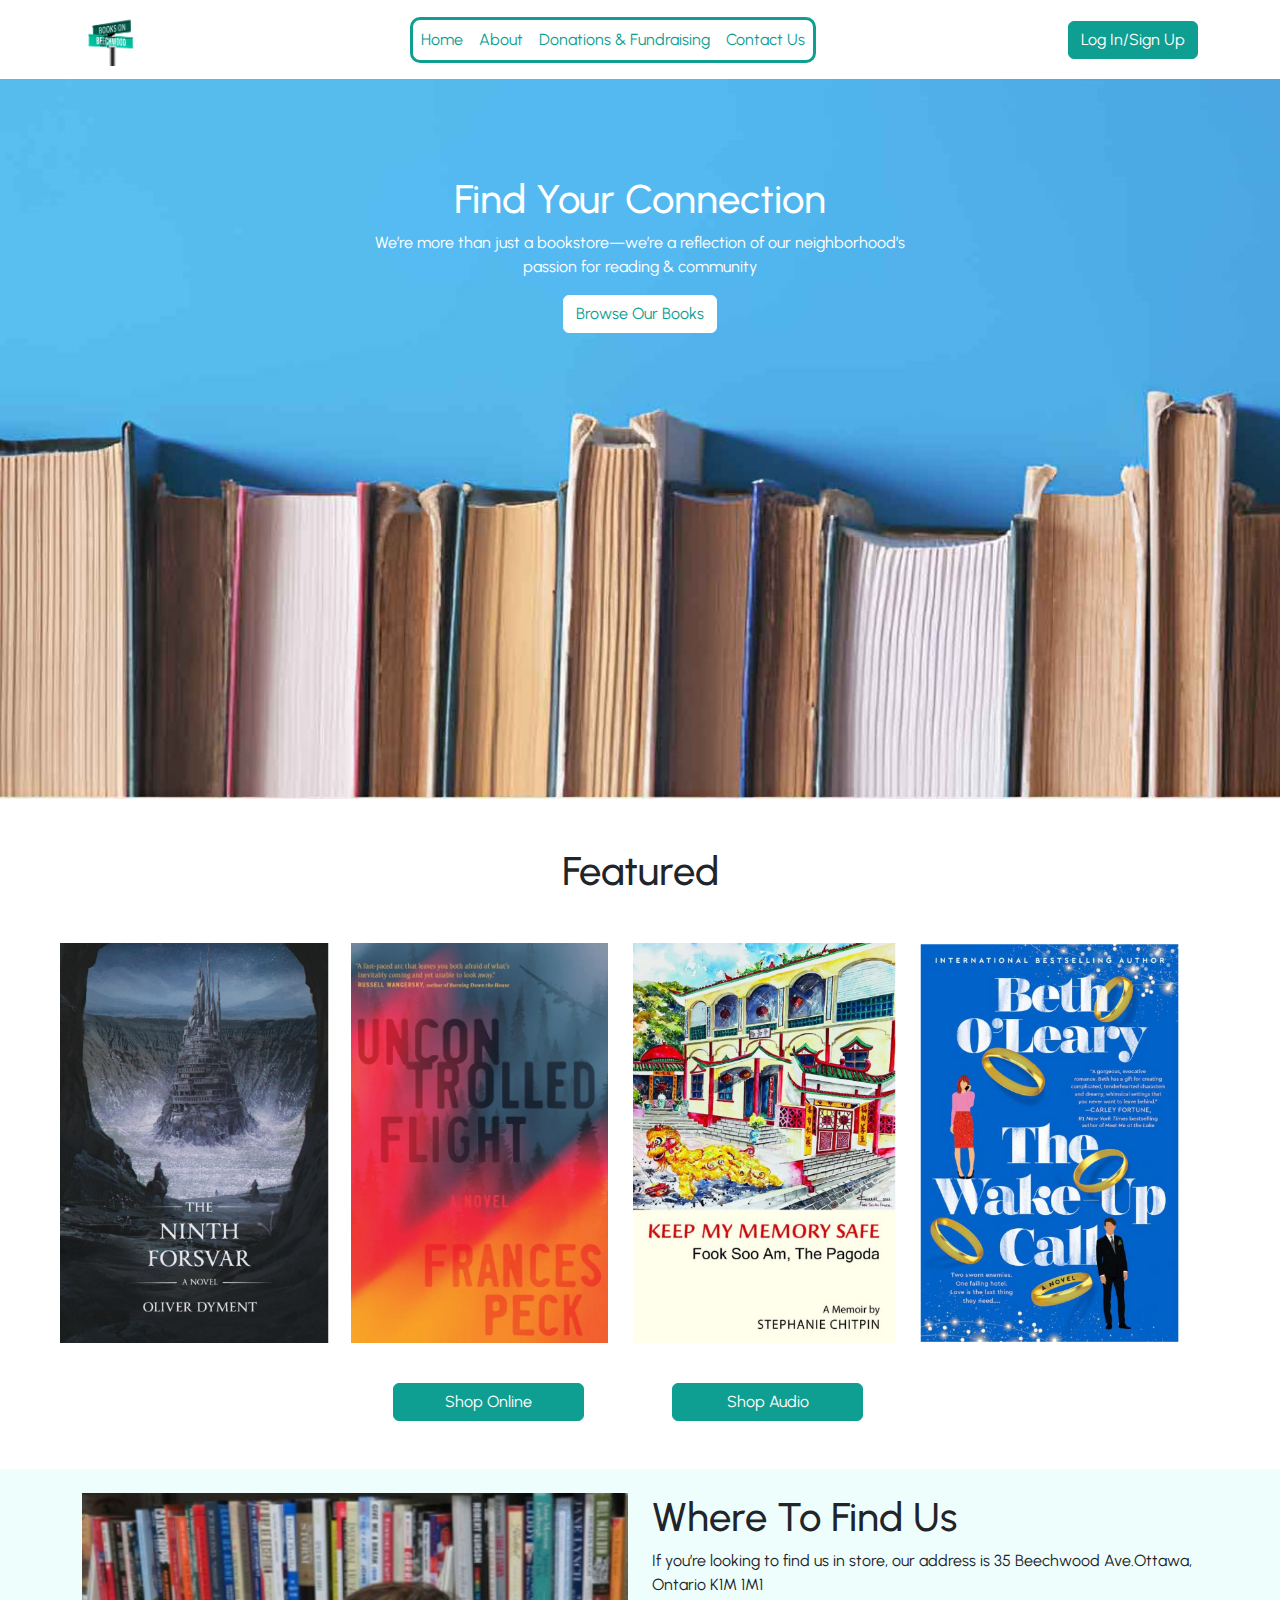
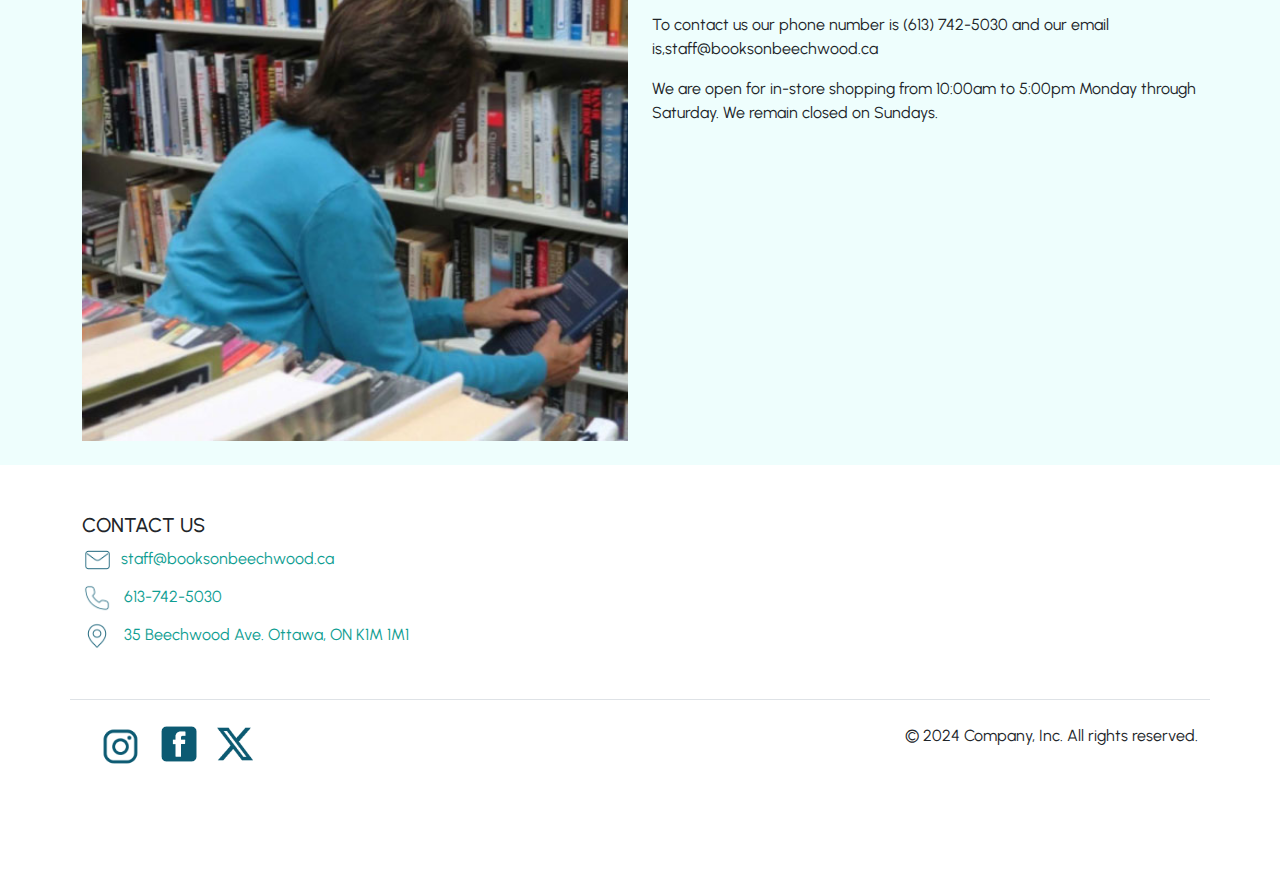
<file: index.html>
<!DOCTYPE html>
<html lang="en">
<head>
    <meta charset="UTF-8">
    <meta name="viewport" content="width=device-width, initial-scale=1.0">
    <title>Final Assignment</title>
    <link rel="stylesheet" href="css/custom.css">
    <link rel="icon" type="image/x-icon" href="images/favicon_io/favicon.ico">

    <link
    rel="stylesheet"
    href="https://cdnjs.cloudflare.com/ajax/libs/animate.css/4.1.1/animate.min.css"
  />
    
</head>

<body>
    
    <header class="sticky-top">
        <nav class="navbar navbar-expand-lg bg-light" data-bs-theme="light">
            <div class="container-lg">
            <a class="navbar-brand" href="/index.html"><img src="images/logo.png" alt="Logo" width="60" height="auto"></a>
            <button class="navbar-toggler" type="button" data-bs-toggle="collapse" data-bs-target="#navbarSupportedContent" aria-controls="navbarSupportedContent" aria-expanded="false" aria-label="Toggle navigation">
                <img width="30" src="images/hamburger-menu-svgrepo-com.svg" alt="">
            </button>
            <div class="collapse navbar-collapse" id="navbarSupportedContent">
                    <ul class="navbar-nav mx-auto animate__animated animate__zoomIn">
                        <li class="nav-item">
                            <a class="nav-link" aria-current="page" href="../index.html">Home</a>
                        </li>
                        <li class="nav-item">
                            <a class="nav-link" href="../pages/about-me.html">About</a>
                        </li>
                        <li class="nav-item">
                            <a class="nav-link" href="../pages/donations-fundraising.html">Donations & Fundraising</a>
                        </li>
                        <li class="nav-item">
                            <a class="nav-link" href="#">Contact Us</a>
                        </li>
                    </ul>

                <div class="d-flex">
                    <button class="btn btn-primary">Log In/Sign Up</button>
                </div>
            
            </div>
            </div>
        </nav>
    </header>
    

    <main>

        <section id="hero">
            <div class="container-lg"> 
              <div class="d-flex justify-content-center">
                <div class="text-center pt-2 pt-lg-5 mt-5 w-50">    
                  <h1 class="animate__animated animate__fadeIn">Find Your Connection</h1>
                  <p class="animate__animated animate__fadeIn">We’re more than just a bookstore—we’re a reflection of our neighborhood’s passion for reading & community</p>
                  <button type="button" class="btn btn-secondary">Browse Our Books</button>
                </div>
              </div>
            </div>
        </section>

        <section id="featured">
            <div class="container-lg pb-5 justify-content-center">
                <div class="row">

                    <div class="text-center mt-5 mb-4">
                        <h1>Featured</h1>
                    </div>

                    <div class="col-lg-3 pe-5 py-3 d-flex justify-content-center animate__animated animate__slideInLeft">
                        <img height="400px" width="auto" src="images/the-ninth-forsvar-book.jpg" alt="The Ninth Forsvar book">
                    </div>

                    <div class="col-lg-3 pe-5 py-3 d-flex justify-content-center animate__animated animate__slideInLeft">
                        <img height="400px" width="auto" src="images/uncontrolled-flight-book.jpg" alt="gates-and-walls-book">
                    </div>

                    <div class="col-lg-3 pe-5 py-3 d-flex justify-content-center animate__animated animate__slideInLeft">
                        <img height="400px" width="auto" src="images/keep-memory-safe-book.jpg" alt="Keep My Memory Safe book">
                    </div>

                    <div class="col-lg-3 pe-5 py-3 d-flex justify-content-center animate__animated animate__slideInLeft">
                        <img height="400px" width="auto" src="images/wale-up-call-book.jpg" alt="The wake up call book">
                    </div> 
                    
                    <div class="row d-flex justify-content-center mt-4">
                        <div class="col-lg-3 col-6 text-center">
                            <button type="button" class="btn btn-primary w-75">Shop Online</button>
                        </div>
            
                        <div class="col-lg-3 col-6 text-center">
                            <button type="button" class="btn btn-primary w-75">Shop Audio</button>
                        </div>
                    </div>

                </div>
            </div>
                       
        </section>

        <section class="bg-dark">
            <div class="container-lg">
                <div class="row">
                    <div class="col-lg-6 order-lg-2 mt-4">
                        <div>
                            <h1>Where To Find Us</h1>
                        </div>
    
                        <div>
                            <p>If you’re looking to find us in store, our address is 35 Beechwood Ave.Ottawa, Ontario K1M 1M1</p>
                            <p>To contact us our phone number is (613) 742-5030 and our email is,staff@booksonbeechwood.ca</p>
                            <p>We are open for in-store shopping from 10:00am to 5:00pm Monday through Saturday. We remain closed on Sundays.</p>
                        </div>
                    </div>
                        
                    <div class="col-lg-6 order-lg-1 my-4">
                        <img class="img-fluid object-fit-cover w-100" src="/images/lady-with-books.jpg" alt="lady-with-books">
                    </div>
                </div>
            </div>
        </section>
        
            
    </main>
    


<footer class="py-5">
    <div class="container-lg">
        <div class="row">
            <div class="col-6 col-md2 mb-3" style="width: 100%;">
                <h5>CONTACT US</h5>
                <ul class="nav flex-column">
                    <li class="nav-item mb-2">
                        <a href="#" class="nav-link p-0"> <img height="30px" class="pe-2" src="/images/email-symbol.png" alt="email-symbol">staff@booksonbeechwood.ca</a>
                    </li>
                    <li class="nav-item mb-2">
                        <a href="#" class="nav-link p-0"> <img height="30px" class="pe-2" src="/images/phone-symbol.png" alt="phone-symbol"> 613-742-5030</a>
                    </li>
                    <li class="nav-item mb-2">
                        <a href="#" class="nav-link p-0"> <img height="30px" class="pe-2" src="/images/location-symbol.png" alt="location-symbol"> 35 Beechwood Ave. Ottawa, 
                            ON K1M 1M1</a>
                    </li>
                </ul>
            </div>
            <div class="d-flex flex-column flex-sm-row justify-content-between py-4 my-4 border-top">
                <div class="order-2">
                    <p>© 2024 Company, Inc. All rights reserved.</p>
                </div>
                
                <ul class="list-unstyled d-flex order-1">
                  <li class="ms-3"><a class="link-body-emphasis" href="#"> <img width="45" src="images/insta-link.png" alt="Instagram-link"></a></li>
                  <li class="ms-3"><a class="link-body-emphasis" href="#"> <img width="40" src="images/facebook-logo.png" alt="facebook-logo"></a></li>
                  <li class="ms-3"><a class="link-body-emphasis" href="#"> <img width="40" src="images/x-logo.png" alt="x-logo"></a></li>
                </ul>
              </div>

            </div>
        </div>
    </div>

</footer>

<script src="node_modules/bootstrap/dist/js/bootstrap.bundle.min.js"></script>

</body>
</html>
</file>
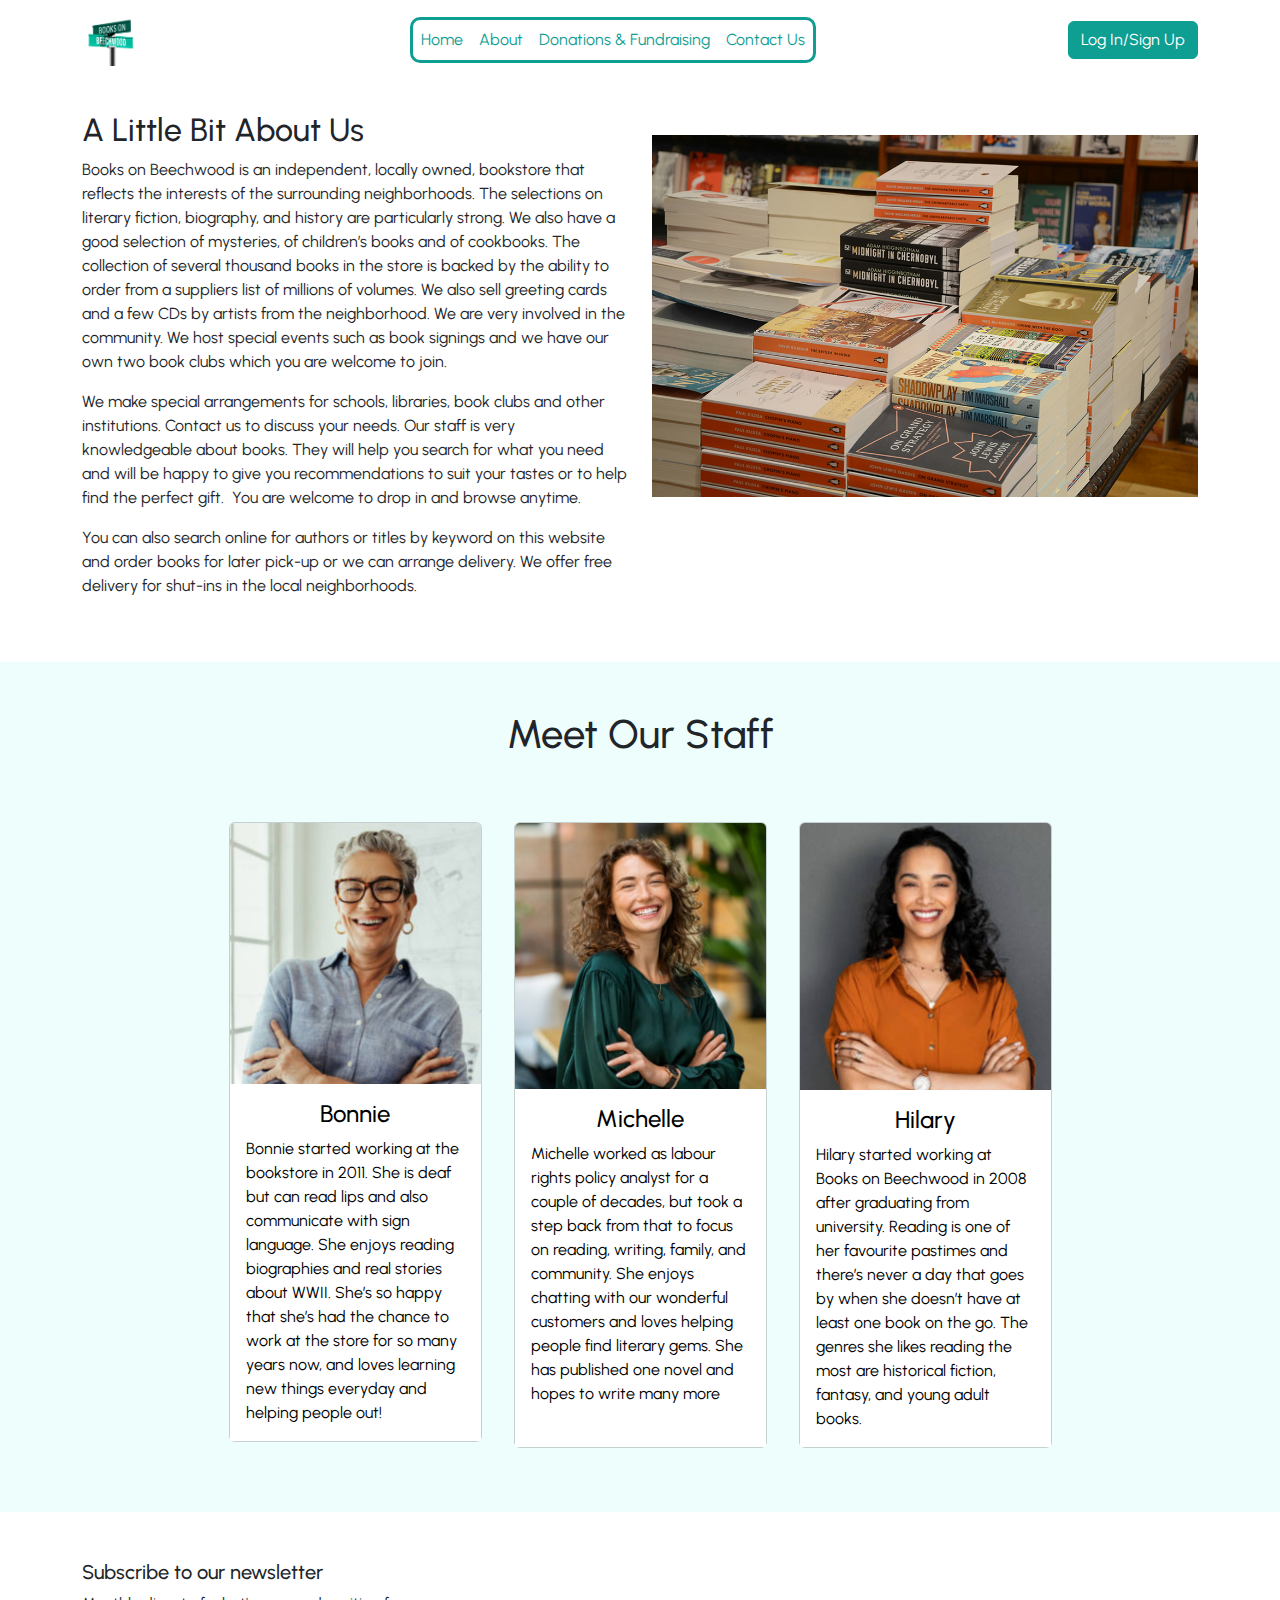
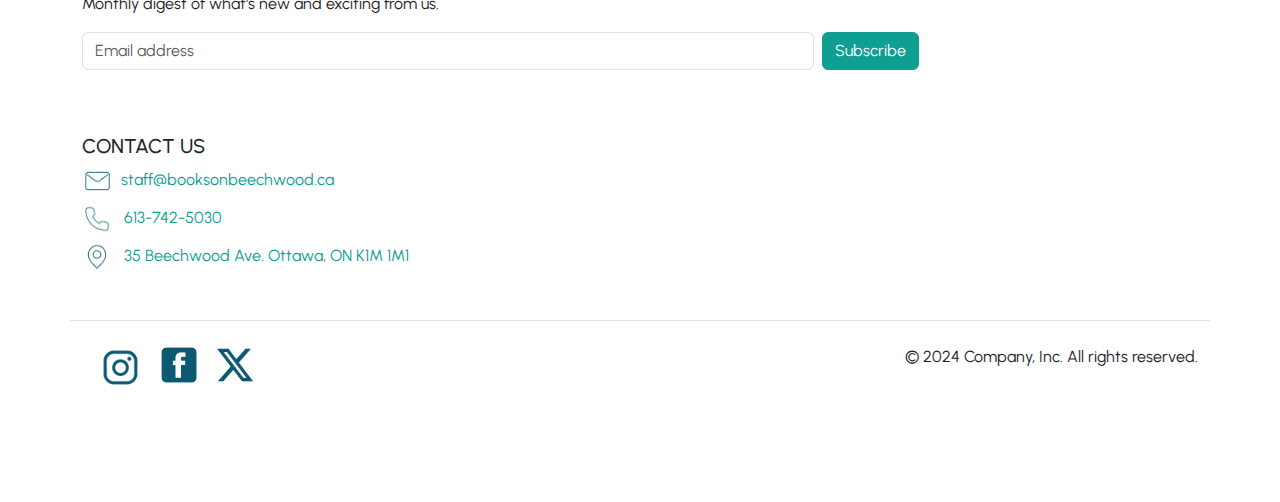
<file: about-me.html>
<!DOCTYPE html>
<html lang="en">
<head>
    <meta charset="UTF-8">
    <meta name="viewport" content="width=device-width, initial-scale=1.0">
    <title>About Me</title>
    <link rel="stylesheet" href="css/custom.css">
    <link rel="icon" type="image/x-icon" href="../images/favicon_io/favicon.ico">

    <link
    rel="stylesheet"
    href="https://cdnjs.cloudflare.com/ajax/libs/animate.css/4.1.1/animate.min.css"
  />

</head>

<body>
    <header class="sticky-top">
        <nav class="navbar navbar-expand-lg bg-light" data-bs-theme="light">
            <div class="container-lg">
            <a class="navbar-brand" href="/index.html"><img src="../images/logo.png" alt="Logo" width="60" height="auto"></a>
            <button class="navbar-toggler" type="button" data-bs-toggle="collapse" data-bs-target="#navbarSupportedContent" aria-controls="navbarSupportedContent" aria-expanded="false" aria-label="Toggle navigation">
                <img width="30" src="../images/hamburger-menu-svgrepo-com.svg" alt="">
            </button>
            <div class="collapse navbar-collapse" id="navbarSupportedContent">
                    <ul class="navbar-nav mx-auto  animate__animated animate__zoomIn">
                        <li class="nav-item">
                            <a class="nav-link" aria-current="page" href="../index.html">Home</a>
                        </li>
                        <li class="nav-item">
                            <a class="nav-link" href="../pages/about-me.html">About</a>
                        </li>
                        <li class="nav-item">
                            <a class="nav-link" href="../pages/donations-fundraising.html">Donations & Fundraising</a>
                        </li>
                        <li class="nav-item">
                            <a class="nav-link" href="#">Contact Us</a>
                        </li>
                    </ul>

                <div class="d-flex">
                    <button class="btn btn-primary">Log In/Sign Up</button>
                </div>
            
            </div>
            </div>
        </nav>
    </header>

    <main>

        <section id="about-store">
            <div class="container-lg mt-3 mb-5">
                <div class="row">
                    <div class="col-lg-6 col-sm mt-3 order-2"> 
                        <img class="img-fluid mt-4" src="../images/book-table.jpg" alt="books on table">
                    </div>

                    <div class="about-us-text col-lg-6 col-sm mt-3 order-1">
                        <h2>A Little Bit About Us</h2>
                        <p>Books on Beechwood is an independent, locally owned, bookstore that reflects the interests of the surrounding neighborhoods. The selections on literary fiction, biography, and history are particularly strong. We also have a good selection of mysteries, of children’s books and of cookbooks. The collection of several thousand books in the store is backed by the ability to order from a suppliers list of millions of volumes. We also sell greeting cards and a few CDs by artists from the neighborhood. We are very involved in the community. We host special events such as book signings and we have our own two book clubs which you are welcome to join.</p>

                        <p>We make special arrangements for schools, libraries, book clubs and other institutions. Contact us to discuss your needs. Our staff is very knowledgeable about books. They will help you search for what you need and will be happy to give you recommendations to suit your tastes or to help find the perfect gift.  You are welcome to drop in and browse anytime.</p>

                        <p>You can also search online for authors or titles by keyword on this website and order books for later pick-up or we can arrange delivery. We offer free delivery for shut-ins in the local neighborhoods.</p>

                    </div>
                </div>
            </div>
        </section>

        <section id="meet-staff" class="bg-dark">
            <div class="container-lg pb-5">
                <div class="row d-flex justify-content-center">
                        <h1 class="text-center my-5">Meet Our Staff</h1>

                            <div class="col-sm-6 col-lg-3 p-3">
                                <div class="card text-bg-dark">
                                  <img src="../images/bonnie-headshot.jpg" class="card-img-top img-fluid" alt="bonnie-headshot">
                                  <div class="card-body">
                                    <h4 class="card-title text-center">Bonnie</h4>
                                    <p class="card-text">Bonnie started working at the bookstore in 2011. She is deaf but can read lips and also communicate with sign language. She enjoys reading biographies and real stories about WWII. She’s so happy that she’s had the chance to work at the store for so many years now, and loves learning new things everyday and helping people out!</p>
                                  </div>
                                </div>
                            </div>

                          
                            <div class="col-sm-6 col-lg-3 p-3 d-flex justify-content-center">
                                <div class="card text-bg-dark">
                                  <img src="../images/michelle-headshot.jpg" class="card-img-top img-fluid" alt="michelle-headshot">
                                  <div class="card-body">
                                    <h4 class="card-title text-center">Michelle</h4>
                                    <p class="card-text">Michelle worked as labour rights policy analyst for a couple of decades, but took a step back from that to focus on reading, writing, family, and community. She enjoys chatting with our wonderful customers and loves helping people find literary gems. She has published one novel and hopes to write many more</p>
                                  </div>
                                </div>
                            </div> 

                            <div class="col-sm-6 col-lg-3 p-3 d-flex justify-content-center">
                                <div class="card text-bg-dark">
                                  <img src="../images/hilary-headshot.jpg" class="card-img-top img-fluid" alt="hilary-headshot">
                                  <div class="card-body">
                                    <h4 class="card-title text-center">Hilary</h4>
                                    <p class="card-text">Hilary started working at Books on Beechwood in 2008 after graduating from university. Reading is one of her favourite pastimes and there’s never a day that goes by when she doesn’t have at least one book on the go. The genres she likes reading the most are historical fiction, fantasy, and young adult books.</p>
                                  </div>
                                </div>
                            </div>                
                </div>
             </div>
        </section>

        <section>
            <div class="container-lg mt-5 mb-3">
                <form>
                    <h5>Subscribe to our newsletter</h5>
                    <p>Monthly digest of what's new and exciting from us.</p>
                    <div class="d-flex flex-column flex-sm-row w-75 gap-2">
                    <label for="newsletter1" class="visually-hidden">Email address</label>
                    <input id="newsletter1" type="text" class="form-control" placeholder="Email address">
                    <button class="btn btn-primary" type="button">Subscribe</button>
                    </div>
                </form>
            </div>
        </section>    


    </main>
    


    <footer class="py-5">
        <div class="container-lg">
            <div class="row">
                <div class="col-6 col-md2 mb-3" style="width: 100%;">
                    <h5>CONTACT US</h5>
                    <ul class="nav flex-column">
                        <li class="nav-item mb-2">
                            <a href="#" class="nav-link p-0"> <img height="30px" class="pe-2" src="../images/email-symbol.png" alt="email-symbol">staff@booksonbeechwood.ca</a>
                        </li>
                        <li class="nav-item mb-2">
                            <a href="#" class="nav-link p-0"> <img height="30px" class="pe-2" src="../images/phone-symbol.png" alt="phone-symbol"> 613-742-5030</a>
                        </li>
                        <li class="nav-item mb-2">
                            <a href="#" class="nav-link p-0"> <img height="30px" class="pe-2" src="../images/location-symbol.png" alt="location-symbol"> 35 Beechwood Ave. Ottawa, 
                                ON K1M 1M1</a>
                        </li>
                    </ul>
                </div>
                <div class="d-flex flex-column flex-sm-row justify-content-between py-4 my-4 border-top">
                    <div class="order-2">
                        <p>© 2024 Company, Inc. All rights reserved.</p>
                    </div>
                    
                    <ul class="list-unstyled d-flex order-1">
                      <li class="ms-3"><a class="link-body-emphasis" href="#"> <img width="45" src="../images/insta-link.png" alt="Instagram-link"></a></li>
                      <li class="ms-3"><a class="link-body-emphasis" href="#"> <img width="40" src="../images/facebook-logo.png" alt="facebook-logo"></a></li>
                      <li class="ms-3"><a class="link-body-emphasis" href="#"> <img width="40" src="../images/x-logo.png" alt="x-logo"></a></li>
                    </ul>
                  </div>
    
                </div>
            </div>
        </div>
    
    </footer>
<script src="node_modules/bootstrap/dist/js/bootstrap.bundle.min.js"></script>


</body>
</html>
</file>
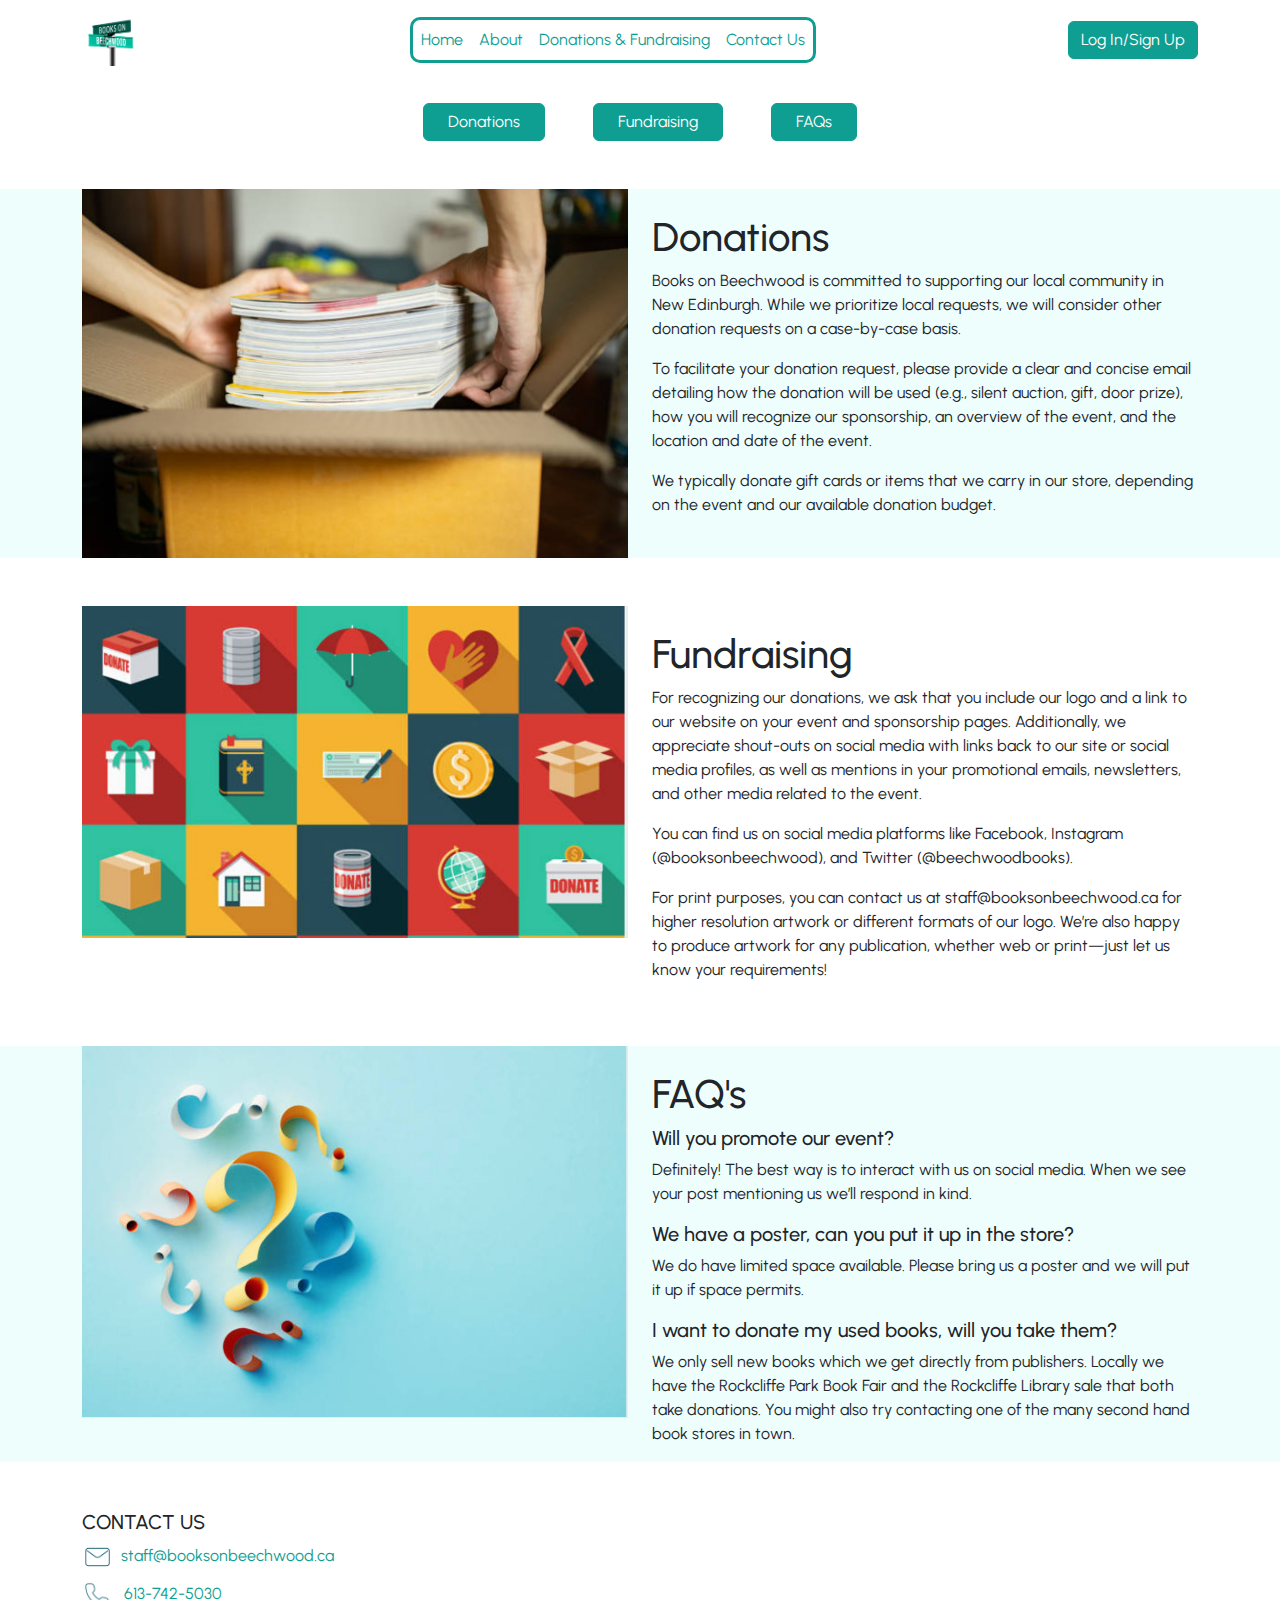
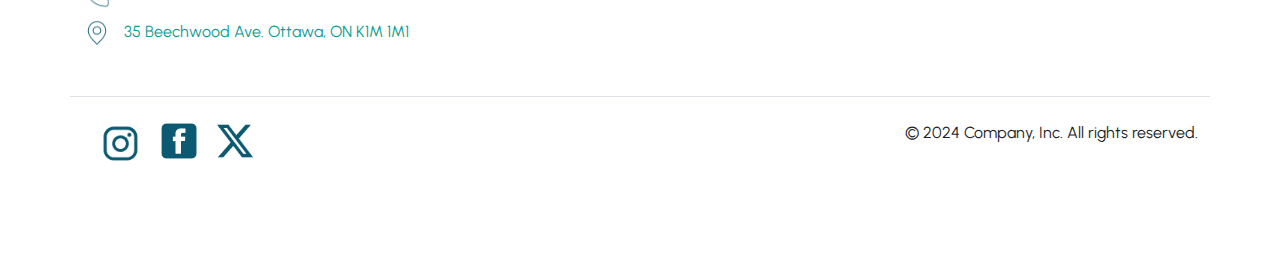
<file: donations-fundraising.html>
<!DOCTYPE html>
<html lang="en">
<head>
    <meta charset="UTF-8">
    <meta name="viewport" content="width=device-width, initial-scale=1.0">
    <title>Donation & Fundraising</title>
    <link rel="stylesheet" href="css/custom.css">
    <link rel="icon" type="image/x-icon" href="../images/favicon_io/favicon.ico">

    <link
    rel="stylesheet"
    href="https://cdnjs.cloudflare.com/ajax/libs/animate.css/4.1.1/animate.min.css"
  />

</head>

<body>
    <header class="sticky-top">
        <nav class="navbar navbar-expand-lg bg-light" data-bs-theme="light">  
            <div class="container-lg">
            <a class="navbar-brand" href="/index.html"><img src="../images/logo.png" alt="Logo" width="60" height="auto"></a>
            <button class="navbar-toggler" type="button" data-bs-toggle="collapse" data-bs-target="#navbarSupportedContent" aria-controls="navbarSupportedContent" aria-expanded="false" aria-label="Toggle navigation">
                <img width="30" src="../images/hamburger-menu-svgrepo-com.svg" alt="">
            </button>
            <div class="collapse navbar-collapse" id="navbarSupportedContent">
                    <ul class="navbar-nav mx-auto animate__animated animate__zoomIn">
                        <li class="nav-item">
                            <a class="nav-link" aria-current="page" href="../index.html">Home</a>
                        </li>
                        <li class="nav-item">
                            <a class="nav-link" href="../pages/about-me.html">About</a>
                        </li>
                        <li class="nav-item">
                            <a class="nav-link" href="../pages/donations-fundraising.html">Donations & Fundraising</a>
                        </li>
                        <li class="nav-item">
                            <a class="nav-link" href="#">Contact Us</a>
                        </li>
                    </ul>

                <div class="d-flex">
                    <button class="btn btn-primary">Log In/Sign Up</button>
                </div>
            
            </div>
            </div>
        </nav>
    </header>

    <main>
        <section class="container-lg">
            <div class=" d-flex justify-content-center mb-5 mt-4">
                <button class="btn btn-primary me-5 px-4">Donations</button>
                <button class="btn btn-primary me-5 px-4">Fundraising</button>
                <button class="btn btn-primary px-4">FAQs</button>
            </div>
        </section>

        <section id="donations" class="bg-dark">
            <div class="container-lg my-5">
                <div class="row">
                    <div class="col-lg-6">
                        <img class="img-fluid" src="../images/books-in-box.jpg" alt="books-in-box">
                    </div>

                    <div class="col-lg-6 pt-4">
                        <h1>Donations</h1>
                        <p>Books on Beechwood is committed to supporting our local community in New Edinburgh. While we prioritize local requests, we will consider other donation requests on a case-by-case basis.</p>

                        <p>To facilitate your donation request, please provide a clear and concise email detailing how the donation will be used (e.g., silent auction, gift, door prize), how you will recognize our sponsorship, an overview of the event, and the location and date of the event.</p>

                        <p>We typically donate gift cards or items that we carry in our store, depending on the event and our available donation budget.</p>
                    </div>
                </div>
                
            </div>
        </section>

        <section id="fundraising">
            <div class="container-lg my-5">
                <div class="row">
                    <div class="col-lg-6">
                        <img class="img-fluid" src="../images/donations-image.jpg" alt="fundraising">
                    </div>

                    <div class="col-lg-6 pt-4">
                        <h1>Fundraising</h1>
                        <p>For recognizing our donations, we ask that you include our logo and a link to our website on your event and sponsorship pages. Additionally, we appreciate shout-outs on social media with links back to our site or social media profiles, as well as mentions in your promotional emails, newsletters, and other media related to the event.</p>

                        <p>You can find us on social media platforms like Facebook, Instagram (@booksonbeechwood), and Twitter (@beechwoodbooks).</p>

                        <p>For print purposes, you can contact us at staff@booksonbeechwood.ca for higher resolution artwork or different formats of our logo. We’re also happy to produce artwork for any publication, whether web or print—just let us know your requirements!</p>
                    </div>
                    
                </div>
            </div>
        </section>

        <section id="fundraising" class="bg-dark">
            <div class="container-lg">
                <div class="row">
                    <div class="col-lg-6">
                        <img class="img-fluid" src="../images/question-marks.jpg" alt="question question-marks">
                    </div>

                    <div class="col-lg-6 pt-4">
                        <h1>FAQ's</h1>

                        <h5>Will you promote our event?</h5>
                        <p>Definitely! The best way is to interact with us on social media. When we see your post mentioning us we’ll respond in kind.</p>

                        <h5>We have a poster, can you put it up in the store?</h5>
                        <p>We do have limited space available. Please bring us a poster and we will put it up if space permits.</p>

                        <h5>I want to donate my used books, will you take them?</h5>
                        <p>We only sell new books which we get directly from publishers. Locally we have the Rockcliffe Park Book Fair and the Rockcliffe Library sale that both take donations. You might also try contacting one of the many second hand book stores in town.</p>

                    </div>
                    
                </div>
            </div>
        </section>

    </main>

    <footer class="py-5">
        <div class="container-lg">
            <div class="row">
                <div class="col-6 col-md2 mb-3" style="width: 100%;">
                    <h5>CONTACT US</h5>
                    <ul class="nav flex-column">
                        <li class="nav-item mb-2">
                            <a href="#" class="nav-link p-0"> <img height="30px" class="pe-2" src="../images/email-symbol.png" alt="email-symbol">staff@booksonbeechwood.ca</a>
                        </li>
                        <li class="nav-item mb-2">
                            <a href="#" class="nav-link p-0"> <img height="30px" class="pe-2" src="../images/phone-symbol.png" alt="phone-symbol"> 613-742-5030</a>
                        </li>
                        <li class="nav-item mb-2">
                            <a href="#" class="nav-link p-0"> <img height="30px" class="pe-2" src="../images/location-symbol.png" alt="location-symbol"> 35 Beechwood Ave. Ottawa, 
                                ON K1M 1M1</a>
                        </li>
                    </ul>
                </div>
                <div class="d-flex flex-column flex-sm-row justify-content-between py-4 my-4 border-top">
                    <div class="order-2">
                        <p>© 2024 Company, Inc. All rights reserved.</p>
                    </div>
                    
                    <ul class="list-unstyled d-flex order-1">
                      <li class="ms-3"><a class="link-body-emphasis" href="#"> <img width="45" src="../images/insta-link.png" alt="Instagram-link"></a></li>
                      <li class="ms-3"><a class="link-body-emphasis" href="#"> <img width="40" src="../images/facebook-logo.png" alt="facebook-logo"></a></li>
                      <li class="ms-3"><a class="link-body-emphasis" href="#"> <img width="40" src="../images/x-logo.png" alt="x-logo"></a></li>
                    </ul>
                  </div>
    
                </div>
            </div>
        </div>
    
    </footer>

<script src="node_modules/bootstrap/dist/js/bootstrap.bundle.min.js"></script>

    
</body>
</html>
</file>
<file: css/custom.css>
@charset "UTF-8";
@import url("https://fonts.googleapis.com/css2?family=Urbanist:ital,wght@0,100..900;1,100..900&display=swap");
#hero {
  background-position: center bottom;
  background-size: cover;
  background-repeat: no-repeat;
  background-image: url(../images/cta-books.jpg);
  height: 80vh;
  color: #fff;
}

.btn-primary {
  color: #fff;
}

.navbar .nav-link {
  color: #0F9E92;
}

#featured .img {
  height: 100px;
  width: auto;
}

.navbar-toggler {
  border-color: #0F9E92 !important;
}

/*!
 * Bootstrap  v5.3.3 (https://getbootstrap.com/)
 * Copyright 2011-2024 The Bootstrap Authors
 * Licensed under MIT (https://github.com/twbs/bootstrap/blob/main/LICENSE)
 */
:root,
[data-bs-theme=light] {
  --bs-blue: #0d6efd;
  --bs-indigo: #6610f2;
  --bs-purple: #6f42c1;
  --bs-pink: #d63384;
  --bs-red: #dc3545;
  --bs-orange: #fd7e14;
  --bs-yellow: #ffc107;
  --bs-green: #198754;
  --bs-teal: #20c997;
  --bs-cyan: #0dcaf0;
  --bs-black: #000;
  --bs-white: #fff;
  --bs-gray: #6c757d;
  --bs-gray-dark: #343a40;
  --bs-gray-100: #f8f9fa;
  --bs-gray-200: #e9ecef;
  --bs-gray-300: #dee2e6;
  --bs-gray-400: #ced4da;
  --bs-gray-500: #adb5bd;
  --bs-gray-600: #6c757d;
  --bs-gray-700: #495057;
  --bs-gray-800: #343a40;
  --bs-gray-900: #212529;
  --bs-primary: #0F9E92;
  --bs-secondary: #fff;
  --bs-success: #198754;
  --bs-info: #074842;
  --bs-warning: #ffc107;
  --bs-danger: #dc3545;
  --bs-light: #fff;
  --bs-dark: #EEFEFD;
  --bs-primary-rgb: 15, 158, 146;
  --bs-secondary-rgb: 255, 255, 255;
  --bs-success-rgb: 25, 135, 84;
  --bs-info-rgb: 7, 72, 66;
  --bs-warning-rgb: 255, 193, 7;
  --bs-danger-rgb: 220, 53, 69;
  --bs-light-rgb: 255, 255, 255;
  --bs-dark-rgb: 238, 254, 253;
  --bs-primary-text-emphasis: rgb(6, 63.2, 58.4);
  --bs-secondary-text-emphasis: #666666;
  --bs-success-text-emphasis: rgb(10, 54, 33.6);
  --bs-info-text-emphasis: rgb(2.8, 28.8, 26.4);
  --bs-warning-text-emphasis: rgb(102, 77.2, 2.8);
  --bs-danger-text-emphasis: rgb(88, 21.2, 27.6);
  --bs-light-text-emphasis: #495057;
  --bs-dark-text-emphasis: #495057;
  --bs-primary-bg-subtle: rgb(207, 235.6, 233.2);
  --bs-secondary-bg-subtle: white;
  --bs-success-bg-subtle: rgb(209, 231, 220.8);
  --bs-info-bg-subtle: rgb(205.4, 218.4, 217.2);
  --bs-warning-bg-subtle: rgb(255, 242.6, 205.4);
  --bs-danger-bg-subtle: rgb(248, 214.6, 217.8);
  --bs-light-bg-subtle: rgb(251.5, 252, 252.5);
  --bs-dark-bg-subtle: #ced4da;
  --bs-primary-border-subtle: rgb(159, 216.2, 211.4);
  --bs-secondary-border-subtle: white;
  --bs-success-border-subtle: rgb(163, 207, 186.6);
  --bs-info-border-subtle: rgb(155.8, 181.8, 179.4);
  --bs-warning-border-subtle: rgb(255, 230.2, 155.8);
  --bs-danger-border-subtle: rgb(241, 174.2, 180.6);
  --bs-light-border-subtle: #e9ecef;
  --bs-dark-border-subtle: #adb5bd;
  --bs-white-rgb: 255, 255, 255;
  --bs-black-rgb: 0, 0, 0;
  --bs-font-sans-serif: "Urbanist", sans-serif;
  --bs-font-monospace: SFMono-Regular, Menlo, Monaco, Consolas, "Liberation Mono", "Courier New", monospace;
  --bs-gradient: linear-gradient(180deg, rgba(255, 255, 255, 0.15), rgba(255, 255, 255, 0));
  --bs-body-font-family: var(--bs-font-sans-serif);
  --bs-body-font-size: 1rem;
  --bs-body-font-weight: 400;
  --bs-body-line-height: 1.5;
  --bs-body-color: #212529;
  --bs-body-color-rgb: 33, 37, 41;
  --bs-body-bg: #fff;
  --bs-body-bg-rgb: 255, 255, 255;
  --bs-emphasis-color: #000;
  --bs-emphasis-color-rgb: 0, 0, 0;
  --bs-secondary-color: rgba(33, 37, 41, 0.75);
  --bs-secondary-color-rgb: 33, 37, 41;
  --bs-secondary-bg: #e9ecef;
  --bs-secondary-bg-rgb: 233, 236, 239;
  --bs-tertiary-color: rgba(33, 37, 41, 0.5);
  --bs-tertiary-color-rgb: 33, 37, 41;
  --bs-tertiary-bg: #f8f9fa;
  --bs-tertiary-bg-rgb: 248, 249, 250;
  --bs-heading-color: inherit;
  --bs-link-color: #0F9E92;
  --bs-link-color-rgb: 15, 158, 146;
  --bs-link-decoration: underline;
  --bs-link-hover-color: rgb(12, 126.4, 116.8);
  --bs-link-hover-color-rgb: 12, 126, 117;
  --bs-code-color: #d63384;
  --bs-highlight-color: #212529;
  --bs-highlight-bg: rgb(255, 242.6, 205.4);
  --bs-border-width: 1px;
  --bs-border-style: solid;
  --bs-border-color: #dee2e6;
  --bs-border-color-translucent: rgba(0, 0, 0, 0.175);
  --bs-border-radius: 0.375rem;
  --bs-border-radius-sm: 0.25rem;
  --bs-border-radius-lg: 0.5rem;
  --bs-border-radius-xl: 1rem;
  --bs-border-radius-xxl: 2rem;
  --bs-border-radius-2xl: var(--bs-border-radius-xxl);
  --bs-border-radius-pill: 50rem;
  --bs-box-shadow: 0 0.5rem 1rem rgba(0, 0, 0, 0.15);
  --bs-box-shadow-sm: 0 0.125rem 0.25rem rgba(0, 0, 0, 0.075);
  --bs-box-shadow-lg: 0 1rem 3rem rgba(0, 0, 0, 0.175);
  --bs-box-shadow-inset: inset 0 1px 2px rgba(0, 0, 0, 0.075);
  --bs-focus-ring-width: 0.25rem;
  --bs-focus-ring-opacity: 0.25;
  --bs-focus-ring-color: rgba(15, 158, 146, 0.25);
  --bs-form-valid-color: #198754;
  --bs-form-valid-border-color: #198754;
  --bs-form-invalid-color: #dc3545;
  --bs-form-invalid-border-color: #dc3545;
}

[data-bs-theme=dark] {
  color-scheme: dark;
  --bs-body-color: #dee2e6;
  --bs-body-color-rgb: 222, 226, 230;
  --bs-body-bg: #212529;
  --bs-body-bg-rgb: 33, 37, 41;
  --bs-emphasis-color: #fff;
  --bs-emphasis-color-rgb: 255, 255, 255;
  --bs-secondary-color: rgba(222, 226, 230, 0.75);
  --bs-secondary-color-rgb: 222, 226, 230;
  --bs-secondary-bg: #343a40;
  --bs-secondary-bg-rgb: 52, 58, 64;
  --bs-tertiary-color: rgba(222, 226, 230, 0.5);
  --bs-tertiary-color-rgb: 222, 226, 230;
  --bs-tertiary-bg: rgb(42.5, 47.5, 52.5);
  --bs-tertiary-bg-rgb: 43, 48, 53;
  --bs-primary-text-emphasis: rgb(111, 196.8, 189.6);
  --bs-secondary-text-emphasis: white;
  --bs-success-text-emphasis: rgb(117, 183, 152.4);
  --bs-info-text-emphasis: rgb(106.2, 145.2, 141.6);
  --bs-warning-text-emphasis: rgb(255, 217.8, 106.2);
  --bs-danger-text-emphasis: rgb(234, 133.8, 143.4);
  --bs-light-text-emphasis: #f8f9fa;
  --bs-dark-text-emphasis: #dee2e6;
  --bs-primary-bg-subtle: rgb(3, 31.6, 29.2);
  --bs-secondary-bg-subtle: #333333;
  --bs-success-bg-subtle: rgb(5, 27, 16.8);
  --bs-info-bg-subtle: rgb(1.4, 14.4, 13.2);
  --bs-warning-bg-subtle: rgb(51, 38.6, 1.4);
  --bs-danger-bg-subtle: rgb(44, 10.6, 13.8);
  --bs-light-bg-subtle: #343a40;
  --bs-dark-bg-subtle: #1a1d20;
  --bs-primary-border-subtle: rgb(9, 94.8, 87.6);
  --bs-secondary-border-subtle: #999999;
  --bs-success-border-subtle: rgb(15, 81, 50.4);
  --bs-info-border-subtle: rgb(4.2, 43.2, 39.6);
  --bs-warning-border-subtle: rgb(153, 115.8, 4.2);
  --bs-danger-border-subtle: rgb(132, 31.8, 41.4);
  --bs-light-border-subtle: #495057;
  --bs-dark-border-subtle: #343a40;
  --bs-heading-color: inherit;
  --bs-link-color: rgb(111, 196.8, 189.6);
  --bs-link-hover-color: rgb(139.8, 208.44, 202.68);
  --bs-link-color-rgb: 111, 197, 190;
  --bs-link-hover-color-rgb: 140, 208, 203;
  --bs-code-color: rgb(230.4, 132.6, 181.2);
  --bs-highlight-color: #dee2e6;
  --bs-highlight-bg: rgb(102, 77.2, 2.8);
  --bs-border-color: #495057;
  --bs-border-color-translucent: rgba(255, 255, 255, 0.15);
  --bs-form-valid-color: rgb(117, 183, 152.4);
  --bs-form-valid-border-color: rgb(117, 183, 152.4);
  --bs-form-invalid-color: rgb(234, 133.8, 143.4);
  --bs-form-invalid-border-color: rgb(234, 133.8, 143.4);
}

*,
*::before,
*::after {
  box-sizing: border-box;
}

@media (prefers-reduced-motion: no-preference) {
  :root {
    scroll-behavior: smooth;
  }
}

body {
  margin: 0;
  font-family: var(--bs-body-font-family);
  font-size: var(--bs-body-font-size);
  font-weight: var(--bs-body-font-weight);
  line-height: var(--bs-body-line-height);
  color: var(--bs-body-color);
  text-align: var(--bs-body-text-align);
  background-color: var(--bs-body-bg);
  -webkit-text-size-adjust: 100%;
  -webkit-tap-highlight-color: rgba(0, 0, 0, 0);
}

hr {
  margin: 1rem 0;
  color: inherit;
  border: 0;
  border-top: var(--bs-border-width) solid;
  opacity: 0.25;
}

h6, .h6, h5, .h5, h4, .h4, h3, .h3, h2, .h2, h1, .h1 {
  margin-top: 0;
  margin-bottom: 0.5rem;
  font-weight: 500;
  line-height: 1.2;
  color: var(--bs-heading-color);
}

h1, .h1 {
  font-size: calc(1.375rem + 1.5vw);
}
@media (min-width: 1200px) {
  h1, .h1 {
    font-size: 2.5rem;
  }
}

h2, .h2 {
  font-size: calc(1.325rem + 0.9vw);
}
@media (min-width: 1200px) {
  h2, .h2 {
    font-size: 2rem;
  }
}

h3, .h3 {
  font-size: calc(1.3rem + 0.6vw);
}
@media (min-width: 1200px) {
  h3, .h3 {
    font-size: 1.75rem;
  }
}

h4, .h4 {
  font-size: calc(1.275rem + 0.3vw);
}
@media (min-width: 1200px) {
  h4, .h4 {
    font-size: 1.5rem;
  }
}

h5, .h5 {
  font-size: 1.25rem;
}

h6, .h6 {
  font-size: 1rem;
}

p {
  margin-top: 0;
  margin-bottom: 1rem;
}

abbr[title] {
  text-decoration: underline dotted;
  cursor: help;
  text-decoration-skip-ink: none;
}

address {
  margin-bottom: 1rem;
  font-style: normal;
  line-height: inherit;
}

ol,
ul {
  padding-left: 2rem;
}

ol,
ul,
dl {
  margin-top: 0;
  margin-bottom: 1rem;
}

ol ol,
ul ul,
ol ul,
ul ol {
  margin-bottom: 0;
}

dt {
  font-weight: 700;
}

dd {
  margin-bottom: 0.5rem;
  margin-left: 0;
}

blockquote {
  margin: 0 0 1rem;
}

b,
strong {
  font-weight: bolder;
}

small, .small {
  font-size: 0.875em;
}

mark, .mark {
  padding: 0.1875em;
  color: var(--bs-highlight-color);
  background-color: var(--bs-highlight-bg);
}

sub,
sup {
  position: relative;
  font-size: 0.75em;
  line-height: 0;
  vertical-align: baseline;
}

sub {
  bottom: -0.25em;
}

sup {
  top: -0.5em;
}

a {
  color: rgba(var(--bs-link-color-rgb), var(--bs-link-opacity, 1));
  text-decoration: underline;
}
a:hover {
  --bs-link-color-rgb: var(--bs-link-hover-color-rgb);
}

a:not([href]):not([class]), a:not([href]):not([class]):hover {
  color: inherit;
  text-decoration: none;
}

pre,
code,
kbd,
samp {
  font-family: var(--bs-font-monospace);
  font-size: 1em;
}

pre {
  display: block;
  margin-top: 0;
  margin-bottom: 1rem;
  overflow: auto;
  font-size: 0.875em;
}
pre code {
  font-size: inherit;
  color: inherit;
  word-break: normal;
}

code {
  font-size: 0.875em;
  color: var(--bs-code-color);
  word-wrap: break-word;
}
a > code {
  color: inherit;
}

kbd {
  padding: 0.1875rem 0.375rem;
  font-size: 0.875em;
  color: var(--bs-body-bg);
  background-color: var(--bs-body-color);
  border-radius: 0.25rem;
}
kbd kbd {
  padding: 0;
  font-size: 1em;
}

figure {
  margin: 0 0 1rem;
}

img,
svg {
  vertical-align: middle;
}

table {
  caption-side: bottom;
  border-collapse: collapse;
}

caption {
  padding-top: 0.5rem;
  padding-bottom: 0.5rem;
  color: var(--bs-secondary-color);
  text-align: left;
}

th {
  text-align: inherit;
  text-align: -webkit-match-parent;
}

thead,
tbody,
tfoot,
tr,
td,
th {
  border-color: inherit;
  border-style: solid;
  border-width: 0;
}

label {
  display: inline-block;
}

button {
  border-radius: 0;
}

button:focus:not(:focus-visible) {
  outline: 0;
}

input,
button,
select,
optgroup,
textarea {
  margin: 0;
  font-family: inherit;
  font-size: inherit;
  line-height: inherit;
}

button,
select {
  text-transform: none;
}

[role=button] {
  cursor: pointer;
}

select {
  word-wrap: normal;
}
select:disabled {
  opacity: 1;
}

[list]:not([type=date]):not([type=datetime-local]):not([type=month]):not([type=week]):not([type=time])::-webkit-calendar-picker-indicator {
  display: none !important;
}

button,
[type=button],
[type=reset],
[type=submit] {
  -webkit-appearance: button;
}
button:not(:disabled),
[type=button]:not(:disabled),
[type=reset]:not(:disabled),
[type=submit]:not(:disabled) {
  cursor: pointer;
}

::-moz-focus-inner {
  padding: 0;
  border-style: none;
}

textarea {
  resize: vertical;
}

fieldset {
  min-width: 0;
  padding: 0;
  margin: 0;
  border: 0;
}

legend {
  float: left;
  width: 100%;
  padding: 0;
  margin-bottom: 0.5rem;
  font-size: calc(1.275rem + 0.3vw);
  line-height: inherit;
}
@media (min-width: 1200px) {
  legend {
    font-size: 1.5rem;
  }
}
legend + * {
  clear: left;
}

::-webkit-datetime-edit-fields-wrapper,
::-webkit-datetime-edit-text,
::-webkit-datetime-edit-minute,
::-webkit-datetime-edit-hour-field,
::-webkit-datetime-edit-day-field,
::-webkit-datetime-edit-month-field,
::-webkit-datetime-edit-year-field {
  padding: 0;
}

::-webkit-inner-spin-button {
  height: auto;
}

[type=search] {
  -webkit-appearance: textfield;
  outline-offset: -2px;
}

/* rtl:raw:
[type="tel"],
[type="url"],
[type="email"],
[type="number"] {
  direction: ltr;
}
*/
::-webkit-search-decoration {
  -webkit-appearance: none;
}

::-webkit-color-swatch-wrapper {
  padding: 0;
}

::file-selector-button {
  font: inherit;
  -webkit-appearance: button;
}

output {
  display: inline-block;
}

iframe {
  border: 0;
}

summary {
  display: list-item;
  cursor: pointer;
}

progress {
  vertical-align: baseline;
}

[hidden] {
  display: none !important;
}

.lead {
  font-size: 1.25rem;
  font-weight: 300;
}

.display-1 {
  font-size: calc(1.625rem + 4.5vw);
  font-weight: 300;
  line-height: 1.2;
}
@media (min-width: 1200px) {
  .display-1 {
    font-size: 5rem;
  }
}

.display-2 {
  font-size: calc(1.575rem + 3.9vw);
  font-weight: 300;
  line-height: 1.2;
}
@media (min-width: 1200px) {
  .display-2 {
    font-size: 4.5rem;
  }
}

.display-3 {
  font-size: calc(1.525rem + 3.3vw);
  font-weight: 300;
  line-height: 1.2;
}
@media (min-width: 1200px) {
  .display-3 {
    font-size: 4rem;
  }
}

.display-4 {
  font-size: calc(1.475rem + 2.7vw);
  font-weight: 300;
  line-height: 1.2;
}
@media (min-width: 1200px) {
  .display-4 {
    font-size: 3.5rem;
  }
}

.display-5 {
  font-size: calc(1.425rem + 2.1vw);
  font-weight: 300;
  line-height: 1.2;
}
@media (min-width: 1200px) {
  .display-5 {
    font-size: 3rem;
  }
}

.display-6 {
  font-size: calc(1.375rem + 1.5vw);
  font-weight: 300;
  line-height: 1.2;
}
@media (min-width: 1200px) {
  .display-6 {
    font-size: 2.5rem;
  }
}

.list-unstyled {
  padding-left: 0;
  list-style: none;
}

.list-inline {
  padding-left: 0;
  list-style: none;
}

.list-inline-item {
  display: inline-block;
}
.list-inline-item:not(:last-child) {
  margin-right: 0.5rem;
}

.initialism {
  font-size: 0.875em;
  text-transform: uppercase;
}

.blockquote {
  margin-bottom: 1rem;
  font-size: 1.25rem;
}
.blockquote > :last-child {
  margin-bottom: 0;
}

.blockquote-footer {
  margin-top: -1rem;
  margin-bottom: 1rem;
  font-size: 0.875em;
  color: #6c757d;
}
.blockquote-footer::before {
  content: "— ";
}

.img-fluid {
  max-width: 100%;
  height: auto;
}

.img-thumbnail {
  padding: 0.25rem;
  background-color: var(--bs-body-bg);
  border: var(--bs-border-width) solid var(--bs-border-color);
  border-radius: var(--bs-border-radius);
  max-width: 100%;
  height: auto;
}

.figure {
  display: inline-block;
}

.figure-img {
  margin-bottom: 0.5rem;
  line-height: 1;
}

.figure-caption {
  font-size: 0.875em;
  color: var(--bs-secondary-color);
}

.container,
.container-fluid,
.container-xxl,
.container-xl,
.container-lg,
.container-md,
.container-sm {
  --bs-gutter-x: 1.5rem;
  --bs-gutter-y: 0;
  width: 100%;
  padding-right: calc(var(--bs-gutter-x) * 0.5);
  padding-left: calc(var(--bs-gutter-x) * 0.5);
  margin-right: auto;
  margin-left: auto;
}

@media (min-width: 576px) {
  .container-sm, .container {
    max-width: 540px;
  }
}
@media (min-width: 768px) {
  .container-md, .container-sm, .container {
    max-width: 720px;
  }
}
@media (min-width: 992px) {
  .container-lg, .container-md, .container-sm, .container {
    max-width: 960px;
  }
}
@media (min-width: 1200px) {
  .container-xl, .container-lg, .container-md, .container-sm, .container {
    max-width: 1140px;
  }
}
@media (min-width: 1400px) {
  .container-xxl, .container-xl, .container-lg, .container-md, .container-sm, .container {
    max-width: 1320px;
  }
}
:root {
  --bs-breakpoint-xs: 0;
  --bs-breakpoint-sm: 576px;
  --bs-breakpoint-md: 768px;
  --bs-breakpoint-lg: 992px;
  --bs-breakpoint-xl: 1200px;
  --bs-breakpoint-xxl: 1400px;
}

.row {
  --bs-gutter-x: 1.5rem;
  --bs-gutter-y: 0;
  display: flex;
  flex-wrap: wrap;
  margin-top: calc(-1 * var(--bs-gutter-y));
  margin-right: calc(-0.5 * var(--bs-gutter-x));
  margin-left: calc(-0.5 * var(--bs-gutter-x));
}
.row > * {
  flex-shrink: 0;
  width: 100%;
  max-width: 100%;
  padding-right: calc(var(--bs-gutter-x) * 0.5);
  padding-left: calc(var(--bs-gutter-x) * 0.5);
  margin-top: var(--bs-gutter-y);
}

.col {
  flex: 1 0 0%;
}

.row-cols-auto > * {
  flex: 0 0 auto;
  width: auto;
}

.row-cols-1 > * {
  flex: 0 0 auto;
  width: 100%;
}

.row-cols-2 > * {
  flex: 0 0 auto;
  width: 50%;
}

.row-cols-3 > * {
  flex: 0 0 auto;
  width: 33.33333333%;
}

.row-cols-4 > * {
  flex: 0 0 auto;
  width: 25%;
}

.row-cols-5 > * {
  flex: 0 0 auto;
  width: 20%;
}

.row-cols-6 > * {
  flex: 0 0 auto;
  width: 16.66666667%;
}

.col-auto {
  flex: 0 0 auto;
  width: auto;
}

.col-1 {
  flex: 0 0 auto;
  width: 8.33333333%;
}

.col-2 {
  flex: 0 0 auto;
  width: 16.66666667%;
}

.col-3 {
  flex: 0 0 auto;
  width: 25%;
}

.col-4 {
  flex: 0 0 auto;
  width: 33.33333333%;
}

.col-5 {
  flex: 0 0 auto;
  width: 41.66666667%;
}

.col-6 {
  flex: 0 0 auto;
  width: 50%;
}

.col-7 {
  flex: 0 0 auto;
  width: 58.33333333%;
}

.col-8 {
  flex: 0 0 auto;
  width: 66.66666667%;
}

.col-9 {
  flex: 0 0 auto;
  width: 75%;
}

.col-10 {
  flex: 0 0 auto;
  width: 83.33333333%;
}

.col-11 {
  flex: 0 0 auto;
  width: 91.66666667%;
}

.col-12 {
  flex: 0 0 auto;
  width: 100%;
}

.offset-1 {
  margin-left: 8.33333333%;
}

.offset-2 {
  margin-left: 16.66666667%;
}

.offset-3 {
  margin-left: 25%;
}

.offset-4 {
  margin-left: 33.33333333%;
}

.offset-5 {
  margin-left: 41.66666667%;
}

.offset-6 {
  margin-left: 50%;
}

.offset-7 {
  margin-left: 58.33333333%;
}

.offset-8 {
  margin-left: 66.66666667%;
}

.offset-9 {
  margin-left: 75%;
}

.offset-10 {
  margin-left: 83.33333333%;
}

.offset-11 {
  margin-left: 91.66666667%;
}

.g-0,
.gx-0 {
  --bs-gutter-x: 0;
}

.g-0,
.gy-0 {
  --bs-gutter-y: 0;
}

.g-1,
.gx-1 {
  --bs-gutter-x: 0.25rem;
}

.g-1,
.gy-1 {
  --bs-gutter-y: 0.25rem;
}

.g-2,
.gx-2 {
  --bs-gutter-x: 0.5rem;
}

.g-2,
.gy-2 {
  --bs-gutter-y: 0.5rem;
}

.g-3,
.gx-3 {
  --bs-gutter-x: 1rem;
}

.g-3,
.gy-3 {
  --bs-gutter-y: 1rem;
}

.g-4,
.gx-4 {
  --bs-gutter-x: 1.5rem;
}

.g-4,
.gy-4 {
  --bs-gutter-y: 1.5rem;
}

.g-5,
.gx-5 {
  --bs-gutter-x: 3rem;
}

.g-5,
.gy-5 {
  --bs-gutter-y: 3rem;
}

@media (min-width: 576px) {
  .col-sm {
    flex: 1 0 0%;
  }
  .row-cols-sm-auto > * {
    flex: 0 0 auto;
    width: auto;
  }
  .row-cols-sm-1 > * {
    flex: 0 0 auto;
    width: 100%;
  }
  .row-cols-sm-2 > * {
    flex: 0 0 auto;
    width: 50%;
  }
  .row-cols-sm-3 > * {
    flex: 0 0 auto;
    width: 33.33333333%;
  }
  .row-cols-sm-4 > * {
    flex: 0 0 auto;
    width: 25%;
  }
  .row-cols-sm-5 > * {
    flex: 0 0 auto;
    width: 20%;
  }
  .row-cols-sm-6 > * {
    flex: 0 0 auto;
    width: 16.66666667%;
  }
  .col-sm-auto {
    flex: 0 0 auto;
    width: auto;
  }
  .col-sm-1 {
    flex: 0 0 auto;
    width: 8.33333333%;
  }
  .col-sm-2 {
    flex: 0 0 auto;
    width: 16.66666667%;
  }
  .col-sm-3 {
    flex: 0 0 auto;
    width: 25%;
  }
  .col-sm-4 {
    flex: 0 0 auto;
    width: 33.33333333%;
  }
  .col-sm-5 {
    flex: 0 0 auto;
    width: 41.66666667%;
  }
  .col-sm-6 {
    flex: 0 0 auto;
    width: 50%;
  }
  .col-sm-7 {
    flex: 0 0 auto;
    width: 58.33333333%;
  }
  .col-sm-8 {
    flex: 0 0 auto;
    width: 66.66666667%;
  }
  .col-sm-9 {
    flex: 0 0 auto;
    width: 75%;
  }
  .col-sm-10 {
    flex: 0 0 auto;
    width: 83.33333333%;
  }
  .col-sm-11 {
    flex: 0 0 auto;
    width: 91.66666667%;
  }
  .col-sm-12 {
    flex: 0 0 auto;
    width: 100%;
  }
  .offset-sm-0 {
    margin-left: 0;
  }
  .offset-sm-1 {
    margin-left: 8.33333333%;
  }
  .offset-sm-2 {
    margin-left: 16.66666667%;
  }
  .offset-sm-3 {
    margin-left: 25%;
  }
  .offset-sm-4 {
    margin-left: 33.33333333%;
  }
  .offset-sm-5 {
    margin-left: 41.66666667%;
  }
  .offset-sm-6 {
    margin-left: 50%;
  }
  .offset-sm-7 {
    margin-left: 58.33333333%;
  }
  .offset-sm-8 {
    margin-left: 66.66666667%;
  }
  .offset-sm-9 {
    margin-left: 75%;
  }
  .offset-sm-10 {
    margin-left: 83.33333333%;
  }
  .offset-sm-11 {
    margin-left: 91.66666667%;
  }
  .g-sm-0,
  .gx-sm-0 {
    --bs-gutter-x: 0;
  }
  .g-sm-0,
  .gy-sm-0 {
    --bs-gutter-y: 0;
  }
  .g-sm-1,
  .gx-sm-1 {
    --bs-gutter-x: 0.25rem;
  }
  .g-sm-1,
  .gy-sm-1 {
    --bs-gutter-y: 0.25rem;
  }
  .g-sm-2,
  .gx-sm-2 {
    --bs-gutter-x: 0.5rem;
  }
  .g-sm-2,
  .gy-sm-2 {
    --bs-gutter-y: 0.5rem;
  }
  .g-sm-3,
  .gx-sm-3 {
    --bs-gutter-x: 1rem;
  }
  .g-sm-3,
  .gy-sm-3 {
    --bs-gutter-y: 1rem;
  }
  .g-sm-4,
  .gx-sm-4 {
    --bs-gutter-x: 1.5rem;
  }
  .g-sm-4,
  .gy-sm-4 {
    --bs-gutter-y: 1.5rem;
  }
  .g-sm-5,
  .gx-sm-5 {
    --bs-gutter-x: 3rem;
  }
  .g-sm-5,
  .gy-sm-5 {
    --bs-gutter-y: 3rem;
  }
}
@media (min-width: 768px) {
  .col-md {
    flex: 1 0 0%;
  }
  .row-cols-md-auto > * {
    flex: 0 0 auto;
    width: auto;
  }
  .row-cols-md-1 > * {
    flex: 0 0 auto;
    width: 100%;
  }
  .row-cols-md-2 > * {
    flex: 0 0 auto;
    width: 50%;
  }
  .row-cols-md-3 > * {
    flex: 0 0 auto;
    width: 33.33333333%;
  }
  .row-cols-md-4 > * {
    flex: 0 0 auto;
    width: 25%;
  }
  .row-cols-md-5 > * {
    flex: 0 0 auto;
    width: 20%;
  }
  .row-cols-md-6 > * {
    flex: 0 0 auto;
    width: 16.66666667%;
  }
  .col-md-auto {
    flex: 0 0 auto;
    width: auto;
  }
  .col-md-1 {
    flex: 0 0 auto;
    width: 8.33333333%;
  }
  .col-md-2 {
    flex: 0 0 auto;
    width: 16.66666667%;
  }
  .col-md-3 {
    flex: 0 0 auto;
    width: 25%;
  }
  .col-md-4 {
    flex: 0 0 auto;
    width: 33.33333333%;
  }
  .col-md-5 {
    flex: 0 0 auto;
    width: 41.66666667%;
  }
  .col-md-6 {
    flex: 0 0 auto;
    width: 50%;
  }
  .col-md-7 {
    flex: 0 0 auto;
    width: 58.33333333%;
  }
  .col-md-8 {
    flex: 0 0 auto;
    width: 66.66666667%;
  }
  .col-md-9 {
    flex: 0 0 auto;
    width: 75%;
  }
  .col-md-10 {
    flex: 0 0 auto;
    width: 83.33333333%;
  }
  .col-md-11 {
    flex: 0 0 auto;
    width: 91.66666667%;
  }
  .col-md-12 {
    flex: 0 0 auto;
    width: 100%;
  }
  .offset-md-0 {
    margin-left: 0;
  }
  .offset-md-1 {
    margin-left: 8.33333333%;
  }
  .offset-md-2 {
    margin-left: 16.66666667%;
  }
  .offset-md-3 {
    margin-left: 25%;
  }
  .offset-md-4 {
    margin-left: 33.33333333%;
  }
  .offset-md-5 {
    margin-left: 41.66666667%;
  }
  .offset-md-6 {
    margin-left: 50%;
  }
  .offset-md-7 {
    margin-left: 58.33333333%;
  }
  .offset-md-8 {
    margin-left: 66.66666667%;
  }
  .offset-md-9 {
    margin-left: 75%;
  }
  .offset-md-10 {
    margin-left: 83.33333333%;
  }
  .offset-md-11 {
    margin-left: 91.66666667%;
  }
  .g-md-0,
  .gx-md-0 {
    --bs-gutter-x: 0;
  }
  .g-md-0,
  .gy-md-0 {
    --bs-gutter-y: 0;
  }
  .g-md-1,
  .gx-md-1 {
    --bs-gutter-x: 0.25rem;
  }
  .g-md-1,
  .gy-md-1 {
    --bs-gutter-y: 0.25rem;
  }
  .g-md-2,
  .gx-md-2 {
    --bs-gutter-x: 0.5rem;
  }
  .g-md-2,
  .gy-md-2 {
    --bs-gutter-y: 0.5rem;
  }
  .g-md-3,
  .gx-md-3 {
    --bs-gutter-x: 1rem;
  }
  .g-md-3,
  .gy-md-3 {
    --bs-gutter-y: 1rem;
  }
  .g-md-4,
  .gx-md-4 {
    --bs-gutter-x: 1.5rem;
  }
  .g-md-4,
  .gy-md-4 {
    --bs-gutter-y: 1.5rem;
  }
  .g-md-5,
  .gx-md-5 {
    --bs-gutter-x: 3rem;
  }
  .g-md-5,
  .gy-md-5 {
    --bs-gutter-y: 3rem;
  }
}
@media (min-width: 992px) {
  .col-lg {
    flex: 1 0 0%;
  }
  .row-cols-lg-auto > * {
    flex: 0 0 auto;
    width: auto;
  }
  .row-cols-lg-1 > * {
    flex: 0 0 auto;
    width: 100%;
  }
  .row-cols-lg-2 > * {
    flex: 0 0 auto;
    width: 50%;
  }
  .row-cols-lg-3 > * {
    flex: 0 0 auto;
    width: 33.33333333%;
  }
  .row-cols-lg-4 > * {
    flex: 0 0 auto;
    width: 25%;
  }
  .row-cols-lg-5 > * {
    flex: 0 0 auto;
    width: 20%;
  }
  .row-cols-lg-6 > * {
    flex: 0 0 auto;
    width: 16.66666667%;
  }
  .col-lg-auto {
    flex: 0 0 auto;
    width: auto;
  }
  .col-lg-1 {
    flex: 0 0 auto;
    width: 8.33333333%;
  }
  .col-lg-2 {
    flex: 0 0 auto;
    width: 16.66666667%;
  }
  .col-lg-3 {
    flex: 0 0 auto;
    width: 25%;
  }
  .col-lg-4 {
    flex: 0 0 auto;
    width: 33.33333333%;
  }
  .col-lg-5 {
    flex: 0 0 auto;
    width: 41.66666667%;
  }
  .col-lg-6 {
    flex: 0 0 auto;
    width: 50%;
  }
  .col-lg-7 {
    flex: 0 0 auto;
    width: 58.33333333%;
  }
  .col-lg-8 {
    flex: 0 0 auto;
    width: 66.66666667%;
  }
  .col-lg-9 {
    flex: 0 0 auto;
    width: 75%;
  }
  .col-lg-10 {
    flex: 0 0 auto;
    width: 83.33333333%;
  }
  .col-lg-11 {
    flex: 0 0 auto;
    width: 91.66666667%;
  }
  .col-lg-12 {
    flex: 0 0 auto;
    width: 100%;
  }
  .offset-lg-0 {
    margin-left: 0;
  }
  .offset-lg-1 {
    margin-left: 8.33333333%;
  }
  .offset-lg-2 {
    margin-left: 16.66666667%;
  }
  .offset-lg-3 {
    margin-left: 25%;
  }
  .offset-lg-4 {
    margin-left: 33.33333333%;
  }
  .offset-lg-5 {
    margin-left: 41.66666667%;
  }
  .offset-lg-6 {
    margin-left: 50%;
  }
  .offset-lg-7 {
    margin-left: 58.33333333%;
  }
  .offset-lg-8 {
    margin-left: 66.66666667%;
  }
  .offset-lg-9 {
    margin-left: 75%;
  }
  .offset-lg-10 {
    margin-left: 83.33333333%;
  }
  .offset-lg-11 {
    margin-left: 91.66666667%;
  }
  .g-lg-0,
  .gx-lg-0 {
    --bs-gutter-x: 0;
  }
  .g-lg-0,
  .gy-lg-0 {
    --bs-gutter-y: 0;
  }
  .g-lg-1,
  .gx-lg-1 {
    --bs-gutter-x: 0.25rem;
  }
  .g-lg-1,
  .gy-lg-1 {
    --bs-gutter-y: 0.25rem;
  }
  .g-lg-2,
  .gx-lg-2 {
    --bs-gutter-x: 0.5rem;
  }
  .g-lg-2,
  .gy-lg-2 {
    --bs-gutter-y: 0.5rem;
  }
  .g-lg-3,
  .gx-lg-3 {
    --bs-gutter-x: 1rem;
  }
  .g-lg-3,
  .gy-lg-3 {
    --bs-gutter-y: 1rem;
  }
  .g-lg-4,
  .gx-lg-4 {
    --bs-gutter-x: 1.5rem;
  }
  .g-lg-4,
  .gy-lg-4 {
    --bs-gutter-y: 1.5rem;
  }
  .g-lg-5,
  .gx-lg-5 {
    --bs-gutter-x: 3rem;
  }
  .g-lg-5,
  .gy-lg-5 {
    --bs-gutter-y: 3rem;
  }
}
@media (min-width: 1200px) {
  .col-xl {
    flex: 1 0 0%;
  }
  .row-cols-xl-auto > * {
    flex: 0 0 auto;
    width: auto;
  }
  .row-cols-xl-1 > * {
    flex: 0 0 auto;
    width: 100%;
  }
  .row-cols-xl-2 > * {
    flex: 0 0 auto;
    width: 50%;
  }
  .row-cols-xl-3 > * {
    flex: 0 0 auto;
    width: 33.33333333%;
  }
  .row-cols-xl-4 > * {
    flex: 0 0 auto;
    width: 25%;
  }
  .row-cols-xl-5 > * {
    flex: 0 0 auto;
    width: 20%;
  }
  .row-cols-xl-6 > * {
    flex: 0 0 auto;
    width: 16.66666667%;
  }
  .col-xl-auto {
    flex: 0 0 auto;
    width: auto;
  }
  .col-xl-1 {
    flex: 0 0 auto;
    width: 8.33333333%;
  }
  .col-xl-2 {
    flex: 0 0 auto;
    width: 16.66666667%;
  }
  .col-xl-3 {
    flex: 0 0 auto;
    width: 25%;
  }
  .col-xl-4 {
    flex: 0 0 auto;
    width: 33.33333333%;
  }
  .col-xl-5 {
    flex: 0 0 auto;
    width: 41.66666667%;
  }
  .col-xl-6 {
    flex: 0 0 auto;
    width: 50%;
  }
  .col-xl-7 {
    flex: 0 0 auto;
    width: 58.33333333%;
  }
  .col-xl-8 {
    flex: 0 0 auto;
    width: 66.66666667%;
  }
  .col-xl-9 {
    flex: 0 0 auto;
    width: 75%;
  }
  .col-xl-10 {
    flex: 0 0 auto;
    width: 83.33333333%;
  }
  .col-xl-11 {
    flex: 0 0 auto;
    width: 91.66666667%;
  }
  .col-xl-12 {
    flex: 0 0 auto;
    width: 100%;
  }
  .offset-xl-0 {
    margin-left: 0;
  }
  .offset-xl-1 {
    margin-left: 8.33333333%;
  }
  .offset-xl-2 {
    margin-left: 16.66666667%;
  }
  .offset-xl-3 {
    margin-left: 25%;
  }
  .offset-xl-4 {
    margin-left: 33.33333333%;
  }
  .offset-xl-5 {
    margin-left: 41.66666667%;
  }
  .offset-xl-6 {
    margin-left: 50%;
  }
  .offset-xl-7 {
    margin-left: 58.33333333%;
  }
  .offset-xl-8 {
    margin-left: 66.66666667%;
  }
  .offset-xl-9 {
    margin-left: 75%;
  }
  .offset-xl-10 {
    margin-left: 83.33333333%;
  }
  .offset-xl-11 {
    margin-left: 91.66666667%;
  }
  .g-xl-0,
  .gx-xl-0 {
    --bs-gutter-x: 0;
  }
  .g-xl-0,
  .gy-xl-0 {
    --bs-gutter-y: 0;
  }
  .g-xl-1,
  .gx-xl-1 {
    --bs-gutter-x: 0.25rem;
  }
  .g-xl-1,
  .gy-xl-1 {
    --bs-gutter-y: 0.25rem;
  }
  .g-xl-2,
  .gx-xl-2 {
    --bs-gutter-x: 0.5rem;
  }
  .g-xl-2,
  .gy-xl-2 {
    --bs-gutter-y: 0.5rem;
  }
  .g-xl-3,
  .gx-xl-3 {
    --bs-gutter-x: 1rem;
  }
  .g-xl-3,
  .gy-xl-3 {
    --bs-gutter-y: 1rem;
  }
  .g-xl-4,
  .gx-xl-4 {
    --bs-gutter-x: 1.5rem;
  }
  .g-xl-4,
  .gy-xl-4 {
    --bs-gutter-y: 1.5rem;
  }
  .g-xl-5,
  .gx-xl-5 {
    --bs-gutter-x: 3rem;
  }
  .g-xl-5,
  .gy-xl-5 {
    --bs-gutter-y: 3rem;
  }
}
@media (min-width: 1400px) {
  .col-xxl {
    flex: 1 0 0%;
  }
  .row-cols-xxl-auto > * {
    flex: 0 0 auto;
    width: auto;
  }
  .row-cols-xxl-1 > * {
    flex: 0 0 auto;
    width: 100%;
  }
  .row-cols-xxl-2 > * {
    flex: 0 0 auto;
    width: 50%;
  }
  .row-cols-xxl-3 > * {
    flex: 0 0 auto;
    width: 33.33333333%;
  }
  .row-cols-xxl-4 > * {
    flex: 0 0 auto;
    width: 25%;
  }
  .row-cols-xxl-5 > * {
    flex: 0 0 auto;
    width: 20%;
  }
  .row-cols-xxl-6 > * {
    flex: 0 0 auto;
    width: 16.66666667%;
  }
  .col-xxl-auto {
    flex: 0 0 auto;
    width: auto;
  }
  .col-xxl-1 {
    flex: 0 0 auto;
    width: 8.33333333%;
  }
  .col-xxl-2 {
    flex: 0 0 auto;
    width: 16.66666667%;
  }
  .col-xxl-3 {
    flex: 0 0 auto;
    width: 25%;
  }
  .col-xxl-4 {
    flex: 0 0 auto;
    width: 33.33333333%;
  }
  .col-xxl-5 {
    flex: 0 0 auto;
    width: 41.66666667%;
  }
  .col-xxl-6 {
    flex: 0 0 auto;
    width: 50%;
  }
  .col-xxl-7 {
    flex: 0 0 auto;
    width: 58.33333333%;
  }
  .col-xxl-8 {
    flex: 0 0 auto;
    width: 66.66666667%;
  }
  .col-xxl-9 {
    flex: 0 0 auto;
    width: 75%;
  }
  .col-xxl-10 {
    flex: 0 0 auto;
    width: 83.33333333%;
  }
  .col-xxl-11 {
    flex: 0 0 auto;
    width: 91.66666667%;
  }
  .col-xxl-12 {
    flex: 0 0 auto;
    width: 100%;
  }
  .offset-xxl-0 {
    margin-left: 0;
  }
  .offset-xxl-1 {
    margin-left: 8.33333333%;
  }
  .offset-xxl-2 {
    margin-left: 16.66666667%;
  }
  .offset-xxl-3 {
    margin-left: 25%;
  }
  .offset-xxl-4 {
    margin-left: 33.33333333%;
  }
  .offset-xxl-5 {
    margin-left: 41.66666667%;
  }
  .offset-xxl-6 {
    margin-left: 50%;
  }
  .offset-xxl-7 {
    margin-left: 58.33333333%;
  }
  .offset-xxl-8 {
    margin-left: 66.66666667%;
  }
  .offset-xxl-9 {
    margin-left: 75%;
  }
  .offset-xxl-10 {
    margin-left: 83.33333333%;
  }
  .offset-xxl-11 {
    margin-left: 91.66666667%;
  }
  .g-xxl-0,
  .gx-xxl-0 {
    --bs-gutter-x: 0;
  }
  .g-xxl-0,
  .gy-xxl-0 {
    --bs-gutter-y: 0;
  }
  .g-xxl-1,
  .gx-xxl-1 {
    --bs-gutter-x: 0.25rem;
  }
  .g-xxl-1,
  .gy-xxl-1 {
    --bs-gutter-y: 0.25rem;
  }
  .g-xxl-2,
  .gx-xxl-2 {
    --bs-gutter-x: 0.5rem;
  }
  .g-xxl-2,
  .gy-xxl-2 {
    --bs-gutter-y: 0.5rem;
  }
  .g-xxl-3,
  .gx-xxl-3 {
    --bs-gutter-x: 1rem;
  }
  .g-xxl-3,
  .gy-xxl-3 {
    --bs-gutter-y: 1rem;
  }
  .g-xxl-4,
  .gx-xxl-4 {
    --bs-gutter-x: 1.5rem;
  }
  .g-xxl-4,
  .gy-xxl-4 {
    --bs-gutter-y: 1.5rem;
  }
  .g-xxl-5,
  .gx-xxl-5 {
    --bs-gutter-x: 3rem;
  }
  .g-xxl-5,
  .gy-xxl-5 {
    --bs-gutter-y: 3rem;
  }
}
.table {
  --bs-table-color-type: initial;
  --bs-table-bg-type: initial;
  --bs-table-color-state: initial;
  --bs-table-bg-state: initial;
  --bs-table-color: var(--bs-emphasis-color);
  --bs-table-bg: var(--bs-body-bg);
  --bs-table-border-color: var(--bs-border-color);
  --bs-table-accent-bg: transparent;
  --bs-table-striped-color: var(--bs-emphasis-color);
  --bs-table-striped-bg: rgba(var(--bs-emphasis-color-rgb), 0.05);
  --bs-table-active-color: var(--bs-emphasis-color);
  --bs-table-active-bg: rgba(var(--bs-emphasis-color-rgb), 0.1);
  --bs-table-hover-color: var(--bs-emphasis-color);
  --bs-table-hover-bg: rgba(var(--bs-emphasis-color-rgb), 0.075);
  width: 100%;
  margin-bottom: 1rem;
  vertical-align: top;
  border-color: var(--bs-table-border-color);
}
.table > :not(caption) > * > * {
  padding: 0.5rem 0.5rem;
  color: var(--bs-table-color-state, var(--bs-table-color-type, var(--bs-table-color)));
  background-color: var(--bs-table-bg);
  border-bottom-width: var(--bs-border-width);
  box-shadow: inset 0 0 0 9999px var(--bs-table-bg-state, var(--bs-table-bg-type, var(--bs-table-accent-bg)));
}
.table > tbody {
  vertical-align: inherit;
}
.table > thead {
  vertical-align: bottom;
}

.table-group-divider {
  border-top: calc(var(--bs-border-width) * 2) solid currentcolor;
}

.caption-top {
  caption-side: top;
}

.table-sm > :not(caption) > * > * {
  padding: 0.25rem 0.25rem;
}

.table-bordered > :not(caption) > * {
  border-width: var(--bs-border-width) 0;
}
.table-bordered > :not(caption) > * > * {
  border-width: 0 var(--bs-border-width);
}

.table-borderless > :not(caption) > * > * {
  border-bottom-width: 0;
}
.table-borderless > :not(:first-child) {
  border-top-width: 0;
}

.table-striped > tbody > tr:nth-of-type(odd) > * {
  --bs-table-color-type: var(--bs-table-striped-color);
  --bs-table-bg-type: var(--bs-table-striped-bg);
}

.table-striped-columns > :not(caption) > tr > :nth-child(even) {
  --bs-table-color-type: var(--bs-table-striped-color);
  --bs-table-bg-type: var(--bs-table-striped-bg);
}

.table-active {
  --bs-table-color-state: var(--bs-table-active-color);
  --bs-table-bg-state: var(--bs-table-active-bg);
}

.table-hover > tbody > tr:hover > * {
  --bs-table-color-state: var(--bs-table-hover-color);
  --bs-table-bg-state: var(--bs-table-hover-bg);
}

.table-primary {
  --bs-table-color: #000;
  --bs-table-bg: rgb(207, 235.6, 233.2);
  --bs-table-border-color: rgb(165.6, 188.48, 186.56);
  --bs-table-striped-bg: rgb(196.65, 223.82, 221.54);
  --bs-table-striped-color: #000;
  --bs-table-active-bg: rgb(186.3, 212.04, 209.88);
  --bs-table-active-color: #000;
  --bs-table-hover-bg: rgb(191.475, 217.93, 215.71);
  --bs-table-hover-color: #000;
  color: var(--bs-table-color);
  border-color: var(--bs-table-border-color);
}

.table-secondary {
  --bs-table-color: #000;
  --bs-table-bg: white;
  --bs-table-border-color: #cccccc;
  --bs-table-striped-bg: rgb(242.25, 242.25, 242.25);
  --bs-table-striped-color: #000;
  --bs-table-active-bg: rgb(229.5, 229.5, 229.5);
  --bs-table-active-color: #000;
  --bs-table-hover-bg: rgb(235.875, 235.875, 235.875);
  --bs-table-hover-color: #000;
  color: var(--bs-table-color);
  border-color: var(--bs-table-border-color);
}

.table-success {
  --bs-table-color: #000;
  --bs-table-bg: rgb(209, 231, 220.8);
  --bs-table-border-color: rgb(167.2, 184.8, 176.64);
  --bs-table-striped-bg: rgb(198.55, 219.45, 209.76);
  --bs-table-striped-color: #000;
  --bs-table-active-bg: rgb(188.1, 207.9, 198.72);
  --bs-table-active-color: #000;
  --bs-table-hover-bg: rgb(193.325, 213.675, 204.24);
  --bs-table-hover-color: #000;
  color: var(--bs-table-color);
  border-color: var(--bs-table-border-color);
}

.table-info {
  --bs-table-color: #000;
  --bs-table-bg: rgb(205.4, 218.4, 217.2);
  --bs-table-border-color: rgb(164.32, 174.72, 173.76);
  --bs-table-striped-bg: rgb(195.13, 207.48, 206.34);
  --bs-table-striped-color: #000;
  --bs-table-active-bg: rgb(184.86, 196.56, 195.48);
  --bs-table-active-color: #000;
  --bs-table-hover-bg: rgb(189.995, 202.02, 200.91);
  --bs-table-hover-color: #000;
  color: var(--bs-table-color);
  border-color: var(--bs-table-border-color);
}

.table-warning {
  --bs-table-color: #000;
  --bs-table-bg: rgb(255, 242.6, 205.4);
  --bs-table-border-color: rgb(204, 194.08, 164.32);
  --bs-table-striped-bg: rgb(242.25, 230.47, 195.13);
  --bs-table-striped-color: #000;
  --bs-table-active-bg: rgb(229.5, 218.34, 184.86);
  --bs-table-active-color: #000;
  --bs-table-hover-bg: rgb(235.875, 224.405, 189.995);
  --bs-table-hover-color: #000;
  color: var(--bs-table-color);
  border-color: var(--bs-table-border-color);
}

.table-danger {
  --bs-table-color: #000;
  --bs-table-bg: rgb(248, 214.6, 217.8);
  --bs-table-border-color: rgb(198.4, 171.68, 174.24);
  --bs-table-striped-bg: rgb(235.6, 203.87, 206.91);
  --bs-table-striped-color: #000;
  --bs-table-active-bg: rgb(223.2, 193.14, 196.02);
  --bs-table-active-color: #000;
  --bs-table-hover-bg: rgb(229.4, 198.505, 201.465);
  --bs-table-hover-color: #000;
  color: var(--bs-table-color);
  border-color: var(--bs-table-border-color);
}

.table-light {
  --bs-table-color: #000;
  --bs-table-bg: #fff;
  --bs-table-border-color: #cccccc;
  --bs-table-striped-bg: rgb(242.25, 242.25, 242.25);
  --bs-table-striped-color: #000;
  --bs-table-active-bg: rgb(229.5, 229.5, 229.5);
  --bs-table-active-color: #000;
  --bs-table-hover-bg: rgb(235.875, 235.875, 235.875);
  --bs-table-hover-color: #000;
  color: var(--bs-table-color);
  border-color: var(--bs-table-border-color);
}

.table-dark {
  --bs-table-color: #000;
  --bs-table-bg: #EEFEFD;
  --bs-table-border-color: rgb(190.4, 203.2, 202.4);
  --bs-table-striped-bg: rgb(226.1, 241.3, 240.35);
  --bs-table-striped-color: #000;
  --bs-table-active-bg: rgb(214.2, 228.6, 227.7);
  --bs-table-active-color: #000;
  --bs-table-hover-bg: rgb(220.15, 234.95, 234.025);
  --bs-table-hover-color: #000;
  color: var(--bs-table-color);
  border-color: var(--bs-table-border-color);
}

.table-responsive {
  overflow-x: auto;
  -webkit-overflow-scrolling: touch;
}

@media (max-width: 575.98px) {
  .table-responsive-sm {
    overflow-x: auto;
    -webkit-overflow-scrolling: touch;
  }
}
@media (max-width: 767.98px) {
  .table-responsive-md {
    overflow-x: auto;
    -webkit-overflow-scrolling: touch;
  }
}
@media (max-width: 991.98px) {
  .table-responsive-lg {
    overflow-x: auto;
    -webkit-overflow-scrolling: touch;
  }
}
@media (max-width: 1199.98px) {
  .table-responsive-xl {
    overflow-x: auto;
    -webkit-overflow-scrolling: touch;
  }
}
@media (max-width: 1399.98px) {
  .table-responsive-xxl {
    overflow-x: auto;
    -webkit-overflow-scrolling: touch;
  }
}
.form-label {
  margin-bottom: 0.5rem;
}

.col-form-label {
  padding-top: calc(0.375rem + var(--bs-border-width));
  padding-bottom: calc(0.375rem + var(--bs-border-width));
  margin-bottom: 0;
  font-size: inherit;
  line-height: 1.5;
}

.col-form-label-lg {
  padding-top: calc(0.5rem + var(--bs-border-width));
  padding-bottom: calc(0.5rem + var(--bs-border-width));
  font-size: 1.25rem;
}

.col-form-label-sm {
  padding-top: calc(0.25rem + var(--bs-border-width));
  padding-bottom: calc(0.25rem + var(--bs-border-width));
  font-size: 0.875rem;
}

.form-text {
  margin-top: 0.25rem;
  font-size: 0.875em;
  color: var(--bs-secondary-color);
}

.form-control {
  display: block;
  width: 100%;
  padding: 0.375rem 0.75rem;
  font-size: 1rem;
  font-weight: 400;
  line-height: 1.5;
  color: var(--bs-body-color);
  appearance: none;
  background-color: var(--bs-body-bg);
  background-clip: padding-box;
  border: var(--bs-border-width) solid var(--bs-border-color);
  border-radius: var(--bs-border-radius);
  transition: border-color 0.15s ease-in-out, box-shadow 0.15s ease-in-out;
}
@media (prefers-reduced-motion: reduce) {
  .form-control {
    transition: none;
  }
}
.form-control[type=file] {
  overflow: hidden;
}
.form-control[type=file]:not(:disabled):not([readonly]) {
  cursor: pointer;
}
.form-control:focus {
  color: var(--bs-body-color);
  background-color: var(--bs-body-bg);
  border-color: rgb(135, 206.5, 200.5);
  outline: 0;
  box-shadow: 0 0 0 0.25rem rgba(15, 158, 146, 0.25);
}
.form-control::-webkit-date-and-time-value {
  min-width: 85px;
  height: 1.5em;
  margin: 0;
}
.form-control::-webkit-datetime-edit {
  display: block;
  padding: 0;
}
.form-control::placeholder {
  color: var(--bs-secondary-color);
  opacity: 1;
}
.form-control:disabled {
  background-color: var(--bs-secondary-bg);
  opacity: 1;
}
.form-control::file-selector-button {
  padding: 0.375rem 0.75rem;
  margin: -0.375rem -0.75rem;
  margin-inline-end: 0.75rem;
  color: var(--bs-body-color);
  background-color: var(--bs-tertiary-bg);
  pointer-events: none;
  border-color: inherit;
  border-style: solid;
  border-width: 0;
  border-inline-end-width: var(--bs-border-width);
  border-radius: 0;
  transition: color 0.15s ease-in-out, background-color 0.15s ease-in-out, border-color 0.15s ease-in-out, box-shadow 0.15s ease-in-out;
}
@media (prefers-reduced-motion: reduce) {
  .form-control::file-selector-button {
    transition: none;
  }
}
.form-control:hover:not(:disabled):not([readonly])::file-selector-button {
  background-color: var(--bs-secondary-bg);
}

.form-control-plaintext {
  display: block;
  width: 100%;
  padding: 0.375rem 0;
  margin-bottom: 0;
  line-height: 1.5;
  color: var(--bs-body-color);
  background-color: transparent;
  border: solid transparent;
  border-width: var(--bs-border-width) 0;
}
.form-control-plaintext:focus {
  outline: 0;
}
.form-control-plaintext.form-control-sm, .form-control-plaintext.form-control-lg {
  padding-right: 0;
  padding-left: 0;
}

.form-control-sm {
  min-height: calc(1.5em + 0.5rem + calc(var(--bs-border-width) * 2));
  padding: 0.25rem 0.5rem;
  font-size: 0.875rem;
  border-radius: var(--bs-border-radius-sm);
}
.form-control-sm::file-selector-button {
  padding: 0.25rem 0.5rem;
  margin: -0.25rem -0.5rem;
  margin-inline-end: 0.5rem;
}

.form-control-lg {
  min-height: calc(1.5em + 1rem + calc(var(--bs-border-width) * 2));
  padding: 0.5rem 1rem;
  font-size: 1.25rem;
  border-radius: var(--bs-border-radius-lg);
}
.form-control-lg::file-selector-button {
  padding: 0.5rem 1rem;
  margin: -0.5rem -1rem;
  margin-inline-end: 1rem;
}

textarea.form-control {
  min-height: calc(1.5em + 0.75rem + calc(var(--bs-border-width) * 2));
}
textarea.form-control-sm {
  min-height: calc(1.5em + 0.5rem + calc(var(--bs-border-width) * 2));
}
textarea.form-control-lg {
  min-height: calc(1.5em + 1rem + calc(var(--bs-border-width) * 2));
}

.form-control-color {
  width: 3rem;
  height: calc(1.5em + 0.75rem + calc(var(--bs-border-width) * 2));
  padding: 0.375rem;
}
.form-control-color:not(:disabled):not([readonly]) {
  cursor: pointer;
}
.form-control-color::-moz-color-swatch {
  border: 0 !important;
  border-radius: var(--bs-border-radius);
}
.form-control-color::-webkit-color-swatch {
  border: 0 !important;
  border-radius: var(--bs-border-radius);
}
.form-control-color.form-control-sm {
  height: calc(1.5em + 0.5rem + calc(var(--bs-border-width) * 2));
}
.form-control-color.form-control-lg {
  height: calc(1.5em + 1rem + calc(var(--bs-border-width) * 2));
}

.form-select {
  --bs-form-select-bg-img: url("data:image/svg+xml,%3csvg xmlns='http://www.w3.org/2000/svg' viewBox='0 0 16 16'%3e%3cpath fill='none' stroke='%23343a40' stroke-linecap='round' stroke-linejoin='round' stroke-width='2' d='m2 5 6 6 6-6'/%3e%3c/svg%3e");
  display: block;
  width: 100%;
  padding: 0.375rem 2.25rem 0.375rem 0.75rem;
  font-size: 1rem;
  font-weight: 400;
  line-height: 1.5;
  color: var(--bs-body-color);
  appearance: none;
  background-color: var(--bs-body-bg);
  background-image: var(--bs-form-select-bg-img), var(--bs-form-select-bg-icon, none);
  background-repeat: no-repeat;
  background-position: right 0.75rem center;
  background-size: 16px 12px;
  border: var(--bs-border-width) solid var(--bs-border-color);
  border-radius: var(--bs-border-radius);
  transition: border-color 0.15s ease-in-out, box-shadow 0.15s ease-in-out;
}
@media (prefers-reduced-motion: reduce) {
  .form-select {
    transition: none;
  }
}
.form-select:focus {
  border-color: rgb(135, 206.5, 200.5);
  outline: 0;
  box-shadow: 0 0 0 0.25rem rgba(15, 158, 146, 0.25);
}
.form-select[multiple], .form-select[size]:not([size="1"]) {
  padding-right: 0.75rem;
  background-image: none;
}
.form-select:disabled {
  background-color: var(--bs-secondary-bg);
}
.form-select:-moz-focusring {
  color: transparent;
  text-shadow: 0 0 0 var(--bs-body-color);
}

.form-select-sm {
  padding-top: 0.25rem;
  padding-bottom: 0.25rem;
  padding-left: 0.5rem;
  font-size: 0.875rem;
  border-radius: var(--bs-border-radius-sm);
}

.form-select-lg {
  padding-top: 0.5rem;
  padding-bottom: 0.5rem;
  padding-left: 1rem;
  font-size: 1.25rem;
  border-radius: var(--bs-border-radius-lg);
}

[data-bs-theme=dark] .form-select {
  --bs-form-select-bg-img: url("data:image/svg+xml,%3csvg xmlns='http://www.w3.org/2000/svg' viewBox='0 0 16 16'%3e%3cpath fill='none' stroke='%23dee2e6' stroke-linecap='round' stroke-linejoin='round' stroke-width='2' d='m2 5 6 6 6-6'/%3e%3c/svg%3e");
}

.form-check {
  display: block;
  min-height: 1.5rem;
  padding-left: 1.5em;
  margin-bottom: 0.125rem;
}
.form-check .form-check-input {
  float: left;
  margin-left: -1.5em;
}

.form-check-reverse {
  padding-right: 1.5em;
  padding-left: 0;
  text-align: right;
}
.form-check-reverse .form-check-input {
  float: right;
  margin-right: -1.5em;
  margin-left: 0;
}

.form-check-input {
  --bs-form-check-bg: var(--bs-body-bg);
  flex-shrink: 0;
  width: 1em;
  height: 1em;
  margin-top: 0.25em;
  vertical-align: top;
  appearance: none;
  background-color: var(--bs-form-check-bg);
  background-image: var(--bs-form-check-bg-image);
  background-repeat: no-repeat;
  background-position: center;
  background-size: contain;
  border: var(--bs-border-width) solid var(--bs-border-color);
  print-color-adjust: exact;
}
.form-check-input[type=checkbox] {
  border-radius: 0.25em;
}
.form-check-input[type=radio] {
  border-radius: 50%;
}
.form-check-input:active {
  filter: brightness(90%);
}
.form-check-input:focus {
  border-color: rgb(135, 206.5, 200.5);
  outline: 0;
  box-shadow: 0 0 0 0.25rem rgba(15, 158, 146, 0.25);
}
.form-check-input:checked {
  background-color: #0F9E92;
  border-color: #0F9E92;
}
.form-check-input:checked[type=checkbox] {
  --bs-form-check-bg-image: url("data:image/svg+xml,%3csvg xmlns='http://www.w3.org/2000/svg' viewBox='0 0 20 20'%3e%3cpath fill='none' stroke='%23fff' stroke-linecap='round' stroke-linejoin='round' stroke-width='3' d='m6 10 3 3 6-6'/%3e%3c/svg%3e");
}
.form-check-input:checked[type=radio] {
  --bs-form-check-bg-image: url("data:image/svg+xml,%3csvg xmlns='http://www.w3.org/2000/svg' viewBox='-4 -4 8 8'%3e%3ccircle r='2' fill='%23fff'/%3e%3c/svg%3e");
}
.form-check-input[type=checkbox]:indeterminate {
  background-color: #0F9E92;
  border-color: #0F9E92;
  --bs-form-check-bg-image: url("data:image/svg+xml,%3csvg xmlns='http://www.w3.org/2000/svg' viewBox='0 0 20 20'%3e%3cpath fill='none' stroke='%23fff' stroke-linecap='round' stroke-linejoin='round' stroke-width='3' d='M6 10h8'/%3e%3c/svg%3e");
}
.form-check-input:disabled {
  pointer-events: none;
  filter: none;
  opacity: 0.5;
}
.form-check-input[disabled] ~ .form-check-label, .form-check-input:disabled ~ .form-check-label {
  cursor: default;
  opacity: 0.5;
}

.form-switch {
  padding-left: 2.5em;
}
.form-switch .form-check-input {
  --bs-form-switch-bg: url("data:image/svg+xml,%3csvg xmlns='http://www.w3.org/2000/svg' viewBox='-4 -4 8 8'%3e%3ccircle r='3' fill='rgba%280, 0, 0, 0.25%29'/%3e%3c/svg%3e");
  width: 2em;
  margin-left: -2.5em;
  background-image: var(--bs-form-switch-bg);
  background-position: left center;
  border-radius: 2em;
  transition: background-position 0.15s ease-in-out;
}
@media (prefers-reduced-motion: reduce) {
  .form-switch .form-check-input {
    transition: none;
  }
}
.form-switch .form-check-input:focus {
  --bs-form-switch-bg: url("data:image/svg+xml,%3csvg xmlns='http://www.w3.org/2000/svg' viewBox='-4 -4 8 8'%3e%3ccircle r='3' fill='rgb%28135, 206.5, 200.5%29'/%3e%3c/svg%3e");
}
.form-switch .form-check-input:checked {
  background-position: right center;
  --bs-form-switch-bg: url("data:image/svg+xml,%3csvg xmlns='http://www.w3.org/2000/svg' viewBox='-4 -4 8 8'%3e%3ccircle r='3' fill='%23fff'/%3e%3c/svg%3e");
}
.form-switch.form-check-reverse {
  padding-right: 2.5em;
  padding-left: 0;
}
.form-switch.form-check-reverse .form-check-input {
  margin-right: -2.5em;
  margin-left: 0;
}

.form-check-inline {
  display: inline-block;
  margin-right: 1rem;
}

.btn-check {
  position: absolute;
  clip: rect(0, 0, 0, 0);
  pointer-events: none;
}
.btn-check[disabled] + .btn, .btn-check:disabled + .btn {
  pointer-events: none;
  filter: none;
  opacity: 0.65;
}

[data-bs-theme=dark] .form-switch .form-check-input:not(:checked):not(:focus) {
  --bs-form-switch-bg: url("data:image/svg+xml,%3csvg xmlns='http://www.w3.org/2000/svg' viewBox='-4 -4 8 8'%3e%3ccircle r='3' fill='rgba%28255, 255, 255, 0.25%29'/%3e%3c/svg%3e");
}

.form-range {
  width: 100%;
  height: 1.5rem;
  padding: 0;
  appearance: none;
  background-color: transparent;
}
.form-range:focus {
  outline: 0;
}
.form-range:focus::-webkit-slider-thumb {
  box-shadow: 0 0 0 1px #fff, 0 0 0 0.25rem rgba(15, 158, 146, 0.25);
}
.form-range:focus::-moz-range-thumb {
  box-shadow: 0 0 0 1px #fff, 0 0 0 0.25rem rgba(15, 158, 146, 0.25);
}
.form-range::-moz-focus-outer {
  border: 0;
}
.form-range::-webkit-slider-thumb {
  width: 1rem;
  height: 1rem;
  margin-top: -0.25rem;
  appearance: none;
  background-color: #0F9E92;
  border: 0;
  border-radius: 1rem;
  transition: background-color 0.15s ease-in-out, border-color 0.15s ease-in-out, box-shadow 0.15s ease-in-out;
}
@media (prefers-reduced-motion: reduce) {
  .form-range::-webkit-slider-thumb {
    transition: none;
  }
}
.form-range::-webkit-slider-thumb:active {
  background-color: rgb(183, 225.9, 222.3);
}
.form-range::-webkit-slider-runnable-track {
  width: 100%;
  height: 0.5rem;
  color: transparent;
  cursor: pointer;
  background-color: var(--bs-secondary-bg);
  border-color: transparent;
  border-radius: 1rem;
}
.form-range::-moz-range-thumb {
  width: 1rem;
  height: 1rem;
  appearance: none;
  background-color: #0F9E92;
  border: 0;
  border-radius: 1rem;
  transition: background-color 0.15s ease-in-out, border-color 0.15s ease-in-out, box-shadow 0.15s ease-in-out;
}
@media (prefers-reduced-motion: reduce) {
  .form-range::-moz-range-thumb {
    transition: none;
  }
}
.form-range::-moz-range-thumb:active {
  background-color: rgb(183, 225.9, 222.3);
}
.form-range::-moz-range-track {
  width: 100%;
  height: 0.5rem;
  color: transparent;
  cursor: pointer;
  background-color: var(--bs-secondary-bg);
  border-color: transparent;
  border-radius: 1rem;
}
.form-range:disabled {
  pointer-events: none;
}
.form-range:disabled::-webkit-slider-thumb {
  background-color: var(--bs-secondary-color);
}
.form-range:disabled::-moz-range-thumb {
  background-color: var(--bs-secondary-color);
}

.form-floating {
  position: relative;
}
.form-floating > .form-control,
.form-floating > .form-control-plaintext,
.form-floating > .form-select {
  height: calc(3.5rem + calc(var(--bs-border-width) * 2));
  min-height: calc(3.5rem + calc(var(--bs-border-width) * 2));
  line-height: 1.25;
}
.form-floating > label {
  position: absolute;
  top: 0;
  left: 0;
  z-index: 2;
  height: 100%;
  padding: 1rem 0.75rem;
  overflow: hidden;
  text-align: start;
  text-overflow: ellipsis;
  white-space: nowrap;
  pointer-events: none;
  border: var(--bs-border-width) solid transparent;
  transform-origin: 0 0;
  transition: opacity 0.1s ease-in-out, transform 0.1s ease-in-out;
}
@media (prefers-reduced-motion: reduce) {
  .form-floating > label {
    transition: none;
  }
}
.form-floating > .form-control,
.form-floating > .form-control-plaintext {
  padding: 1rem 0.75rem;
}
.form-floating > .form-control::placeholder,
.form-floating > .form-control-plaintext::placeholder {
  color: transparent;
}
.form-floating > .form-control:focus, .form-floating > .form-control:not(:placeholder-shown),
.form-floating > .form-control-plaintext:focus,
.form-floating > .form-control-plaintext:not(:placeholder-shown) {
  padding-top: 1.625rem;
  padding-bottom: 0.625rem;
}
.form-floating > .form-control:-webkit-autofill,
.form-floating > .form-control-plaintext:-webkit-autofill {
  padding-top: 1.625rem;
  padding-bottom: 0.625rem;
}
.form-floating > .form-select {
  padding-top: 1.625rem;
  padding-bottom: 0.625rem;
}
.form-floating > .form-control:focus ~ label,
.form-floating > .form-control:not(:placeholder-shown) ~ label,
.form-floating > .form-control-plaintext ~ label,
.form-floating > .form-select ~ label {
  color: rgba(var(--bs-body-color-rgb), 0.65);
  transform: scale(0.85) translateY(-0.5rem) translateX(0.15rem);
}
.form-floating > .form-control:focus ~ label::after,
.form-floating > .form-control:not(:placeholder-shown) ~ label::after,
.form-floating > .form-control-plaintext ~ label::after,
.form-floating > .form-select ~ label::after {
  position: absolute;
  inset: 1rem 0.375rem;
  z-index: -1;
  height: 1.5em;
  content: "";
  background-color: var(--bs-body-bg);
  border-radius: var(--bs-border-radius);
}
.form-floating > .form-control:-webkit-autofill ~ label {
  color: rgba(var(--bs-body-color-rgb), 0.65);
  transform: scale(0.85) translateY(-0.5rem) translateX(0.15rem);
}
.form-floating > .form-control-plaintext ~ label {
  border-width: var(--bs-border-width) 0;
}
.form-floating > :disabled ~ label,
.form-floating > .form-control:disabled ~ label {
  color: #6c757d;
}
.form-floating > :disabled ~ label::after,
.form-floating > .form-control:disabled ~ label::after {
  background-color: var(--bs-secondary-bg);
}

.input-group {
  position: relative;
  display: flex;
  flex-wrap: wrap;
  align-items: stretch;
  width: 100%;
}
.input-group > .form-control,
.input-group > .form-select,
.input-group > .form-floating {
  position: relative;
  flex: 1 1 auto;
  width: 1%;
  min-width: 0;
}
.input-group > .form-control:focus,
.input-group > .form-select:focus,
.input-group > .form-floating:focus-within {
  z-index: 5;
}
.input-group .btn {
  position: relative;
  z-index: 2;
}
.input-group .btn:focus {
  z-index: 5;
}

.input-group-text {
  display: flex;
  align-items: center;
  padding: 0.375rem 0.75rem;
  font-size: 1rem;
  font-weight: 400;
  line-height: 1.5;
  color: var(--bs-body-color);
  text-align: center;
  white-space: nowrap;
  background-color: var(--bs-tertiary-bg);
  border: var(--bs-border-width) solid var(--bs-border-color);
  border-radius: var(--bs-border-radius);
}

.input-group-lg > .form-control,
.input-group-lg > .form-select,
.input-group-lg > .input-group-text,
.input-group-lg > .btn {
  padding: 0.5rem 1rem;
  font-size: 1.25rem;
  border-radius: var(--bs-border-radius-lg);
}

.input-group-sm > .form-control,
.input-group-sm > .form-select,
.input-group-sm > .input-group-text,
.input-group-sm > .btn {
  padding: 0.25rem 0.5rem;
  font-size: 0.875rem;
  border-radius: var(--bs-border-radius-sm);
}

.input-group-lg > .form-select,
.input-group-sm > .form-select {
  padding-right: 3rem;
}

.input-group:not(.has-validation) > :not(:last-child):not(.dropdown-toggle):not(.dropdown-menu):not(.form-floating),
.input-group:not(.has-validation) > .dropdown-toggle:nth-last-child(n+3),
.input-group:not(.has-validation) > .form-floating:not(:last-child) > .form-control,
.input-group:not(.has-validation) > .form-floating:not(:last-child) > .form-select {
  border-top-right-radius: 0;
  border-bottom-right-radius: 0;
}
.input-group.has-validation > :nth-last-child(n+3):not(.dropdown-toggle):not(.dropdown-menu):not(.form-floating),
.input-group.has-validation > .dropdown-toggle:nth-last-child(n+4),
.input-group.has-validation > .form-floating:nth-last-child(n+3) > .form-control,
.input-group.has-validation > .form-floating:nth-last-child(n+3) > .form-select {
  border-top-right-radius: 0;
  border-bottom-right-radius: 0;
}
.input-group > :not(:first-child):not(.dropdown-menu):not(.valid-tooltip):not(.valid-feedback):not(.invalid-tooltip):not(.invalid-feedback) {
  margin-left: calc(var(--bs-border-width) * -1);
  border-top-left-radius: 0;
  border-bottom-left-radius: 0;
}
.input-group > .form-floating:not(:first-child) > .form-control,
.input-group > .form-floating:not(:first-child) > .form-select {
  border-top-left-radius: 0;
  border-bottom-left-radius: 0;
}

.valid-feedback {
  display: none;
  width: 100%;
  margin-top: 0.25rem;
  font-size: 0.875em;
  color: var(--bs-form-valid-color);
}

.valid-tooltip {
  position: absolute;
  top: 100%;
  z-index: 5;
  display: none;
  max-width: 100%;
  padding: 0.25rem 0.5rem;
  margin-top: 0.1rem;
  font-size: 0.875rem;
  color: #fff;
  background-color: var(--bs-success);
  border-radius: var(--bs-border-radius);
}

.was-validated :valid ~ .valid-feedback,
.was-validated :valid ~ .valid-tooltip,
.is-valid ~ .valid-feedback,
.is-valid ~ .valid-tooltip {
  display: block;
}

.was-validated .form-control:valid, .form-control.is-valid {
  border-color: var(--bs-form-valid-border-color);
  padding-right: calc(1.5em + 0.75rem);
  background-image: url("data:image/svg+xml,%3csvg xmlns='http://www.w3.org/2000/svg' viewBox='0 0 8 8'%3e%3cpath fill='%23198754' d='M2.3 6.73.6 4.53c-.4-1.04.46-1.4 1.1-.8l1.1 1.4 3.4-3.8c.6-.63 1.6-.27 1.2.7l-4 4.6c-.43.5-.8.4-1.1.1z'/%3e%3c/svg%3e");
  background-repeat: no-repeat;
  background-position: right calc(0.375em + 0.1875rem) center;
  background-size: calc(0.75em + 0.375rem) calc(0.75em + 0.375rem);
}
.was-validated .form-control:valid:focus, .form-control.is-valid:focus {
  border-color: var(--bs-form-valid-border-color);
  box-shadow: 0 0 0 0.25rem rgba(var(--bs-success-rgb), 0.25);
}

.was-validated textarea.form-control:valid, textarea.form-control.is-valid {
  padding-right: calc(1.5em + 0.75rem);
  background-position: top calc(0.375em + 0.1875rem) right calc(0.375em + 0.1875rem);
}

.was-validated .form-select:valid, .form-select.is-valid {
  border-color: var(--bs-form-valid-border-color);
}
.was-validated .form-select:valid:not([multiple]):not([size]), .was-validated .form-select:valid:not([multiple])[size="1"], .form-select.is-valid:not([multiple]):not([size]), .form-select.is-valid:not([multiple])[size="1"] {
  --bs-form-select-bg-icon: url("data:image/svg+xml,%3csvg xmlns='http://www.w3.org/2000/svg' viewBox='0 0 8 8'%3e%3cpath fill='%23198754' d='M2.3 6.73.6 4.53c-.4-1.04.46-1.4 1.1-.8l1.1 1.4 3.4-3.8c.6-.63 1.6-.27 1.2.7l-4 4.6c-.43.5-.8.4-1.1.1z'/%3e%3c/svg%3e");
  padding-right: 4.125rem;
  background-position: right 0.75rem center, center right 2.25rem;
  background-size: 16px 12px, calc(0.75em + 0.375rem) calc(0.75em + 0.375rem);
}
.was-validated .form-select:valid:focus, .form-select.is-valid:focus {
  border-color: var(--bs-form-valid-border-color);
  box-shadow: 0 0 0 0.25rem rgba(var(--bs-success-rgb), 0.25);
}

.was-validated .form-control-color:valid, .form-control-color.is-valid {
  width: calc(3rem + calc(1.5em + 0.75rem));
}

.was-validated .form-check-input:valid, .form-check-input.is-valid {
  border-color: var(--bs-form-valid-border-color);
}
.was-validated .form-check-input:valid:checked, .form-check-input.is-valid:checked {
  background-color: var(--bs-form-valid-color);
}
.was-validated .form-check-input:valid:focus, .form-check-input.is-valid:focus {
  box-shadow: 0 0 0 0.25rem rgba(var(--bs-success-rgb), 0.25);
}
.was-validated .form-check-input:valid ~ .form-check-label, .form-check-input.is-valid ~ .form-check-label {
  color: var(--bs-form-valid-color);
}

.form-check-inline .form-check-input ~ .valid-feedback {
  margin-left: 0.5em;
}

.was-validated .input-group > .form-control:not(:focus):valid, .input-group > .form-control:not(:focus).is-valid,
.was-validated .input-group > .form-select:not(:focus):valid,
.input-group > .form-select:not(:focus).is-valid,
.was-validated .input-group > .form-floating:not(:focus-within):valid,
.input-group > .form-floating:not(:focus-within).is-valid {
  z-index: 3;
}

.invalid-feedback {
  display: none;
  width: 100%;
  margin-top: 0.25rem;
  font-size: 0.875em;
  color: var(--bs-form-invalid-color);
}

.invalid-tooltip {
  position: absolute;
  top: 100%;
  z-index: 5;
  display: none;
  max-width: 100%;
  padding: 0.25rem 0.5rem;
  margin-top: 0.1rem;
  font-size: 0.875rem;
  color: #fff;
  background-color: var(--bs-danger);
  border-radius: var(--bs-border-radius);
}

.was-validated :invalid ~ .invalid-feedback,
.was-validated :invalid ~ .invalid-tooltip,
.is-invalid ~ .invalid-feedback,
.is-invalid ~ .invalid-tooltip {
  display: block;
}

.was-validated .form-control:invalid, .form-control.is-invalid {
  border-color: var(--bs-form-invalid-border-color);
  padding-right: calc(1.5em + 0.75rem);
  background-image: url("data:image/svg+xml,%3csvg xmlns='http://www.w3.org/2000/svg' viewBox='0 0 12 12' width='12' height='12' fill='none' stroke='%23dc3545'%3e%3ccircle cx='6' cy='6' r='4.5'/%3e%3cpath stroke-linejoin='round' d='M5.8 3.6h.4L6 6.5z'/%3e%3ccircle cx='6' cy='8.2' r='.6' fill='%23dc3545' stroke='none'/%3e%3c/svg%3e");
  background-repeat: no-repeat;
  background-position: right calc(0.375em + 0.1875rem) center;
  background-size: calc(0.75em + 0.375rem) calc(0.75em + 0.375rem);
}
.was-validated .form-control:invalid:focus, .form-control.is-invalid:focus {
  border-color: var(--bs-form-invalid-border-color);
  box-shadow: 0 0 0 0.25rem rgba(var(--bs-danger-rgb), 0.25);
}

.was-validated textarea.form-control:invalid, textarea.form-control.is-invalid {
  padding-right: calc(1.5em + 0.75rem);
  background-position: top calc(0.375em + 0.1875rem) right calc(0.375em + 0.1875rem);
}

.was-validated .form-select:invalid, .form-select.is-invalid {
  border-color: var(--bs-form-invalid-border-color);
}
.was-validated .form-select:invalid:not([multiple]):not([size]), .was-validated .form-select:invalid:not([multiple])[size="1"], .form-select.is-invalid:not([multiple]):not([size]), .form-select.is-invalid:not([multiple])[size="1"] {
  --bs-form-select-bg-icon: url("data:image/svg+xml,%3csvg xmlns='http://www.w3.org/2000/svg' viewBox='0 0 12 12' width='12' height='12' fill='none' stroke='%23dc3545'%3e%3ccircle cx='6' cy='6' r='4.5'/%3e%3cpath stroke-linejoin='round' d='M5.8 3.6h.4L6 6.5z'/%3e%3ccircle cx='6' cy='8.2' r='.6' fill='%23dc3545' stroke='none'/%3e%3c/svg%3e");
  padding-right: 4.125rem;
  background-position: right 0.75rem center, center right 2.25rem;
  background-size: 16px 12px, calc(0.75em + 0.375rem) calc(0.75em + 0.375rem);
}
.was-validated .form-select:invalid:focus, .form-select.is-invalid:focus {
  border-color: var(--bs-form-invalid-border-color);
  box-shadow: 0 0 0 0.25rem rgba(var(--bs-danger-rgb), 0.25);
}

.was-validated .form-control-color:invalid, .form-control-color.is-invalid {
  width: calc(3rem + calc(1.5em + 0.75rem));
}

.was-validated .form-check-input:invalid, .form-check-input.is-invalid {
  border-color: var(--bs-form-invalid-border-color);
}
.was-validated .form-check-input:invalid:checked, .form-check-input.is-invalid:checked {
  background-color: var(--bs-form-invalid-color);
}
.was-validated .form-check-input:invalid:focus, .form-check-input.is-invalid:focus {
  box-shadow: 0 0 0 0.25rem rgba(var(--bs-danger-rgb), 0.25);
}
.was-validated .form-check-input:invalid ~ .form-check-label, .form-check-input.is-invalid ~ .form-check-label {
  color: var(--bs-form-invalid-color);
}

.form-check-inline .form-check-input ~ .invalid-feedback {
  margin-left: 0.5em;
}

.was-validated .input-group > .form-control:not(:focus):invalid, .input-group > .form-control:not(:focus).is-invalid,
.was-validated .input-group > .form-select:not(:focus):invalid,
.input-group > .form-select:not(:focus).is-invalid,
.was-validated .input-group > .form-floating:not(:focus-within):invalid,
.input-group > .form-floating:not(:focus-within).is-invalid {
  z-index: 4;
}

.btn {
  --bs-btn-padding-x: 0.75rem;
  --bs-btn-padding-y: 0.375rem;
  --bs-btn-font-family: ;
  --bs-btn-font-size: 1rem;
  --bs-btn-font-weight: 400;
  --bs-btn-line-height: 1.5;
  --bs-btn-color: var(--bs-body-color);
  --bs-btn-bg: transparent;
  --bs-btn-border-width: var(--bs-border-width);
  --bs-btn-border-color: transparent;
  --bs-btn-border-radius: var(--bs-border-radius);
  --bs-btn-hover-border-color: transparent;
  --bs-btn-box-shadow: inset 0 1px 0 rgba(255, 255, 255, 0.15), 0 1px 1px rgba(0, 0, 0, 0.075);
  --bs-btn-disabled-opacity: 0.65;
  --bs-btn-focus-box-shadow: 0 0 0 0.25rem rgba(var(--bs-btn-focus-shadow-rgb), .5);
  display: inline-block;
  padding: var(--bs-btn-padding-y) var(--bs-btn-padding-x);
  font-family: var(--bs-btn-font-family);
  font-size: var(--bs-btn-font-size);
  font-weight: var(--bs-btn-font-weight);
  line-height: var(--bs-btn-line-height);
  color: var(--bs-btn-color);
  text-align: center;
  text-decoration: none;
  vertical-align: middle;
  cursor: pointer;
  user-select: none;
  border: var(--bs-btn-border-width) solid var(--bs-btn-border-color);
  border-radius: var(--bs-btn-border-radius);
  background-color: var(--bs-btn-bg);
  transition: color 0.15s ease-in-out, background-color 0.15s ease-in-out, border-color 0.15s ease-in-out, box-shadow 0.15s ease-in-out;
}
@media (prefers-reduced-motion: reduce) {
  .btn {
    transition: none;
  }
}
.btn:hover {
  color: var(--bs-btn-hover-color);
  background-color: var(--bs-btn-hover-bg);
  border-color: var(--bs-btn-hover-border-color);
}
.btn-check + .btn:hover {
  color: var(--bs-btn-color);
  background-color: var(--bs-btn-bg);
  border-color: var(--bs-btn-border-color);
}
.btn:focus-visible {
  color: var(--bs-btn-hover-color);
  background-color: var(--bs-btn-hover-bg);
  border-color: var(--bs-btn-hover-border-color);
  outline: 0;
  box-shadow: var(--bs-btn-focus-box-shadow);
}
.btn-check:focus-visible + .btn {
  border-color: var(--bs-btn-hover-border-color);
  outline: 0;
  box-shadow: var(--bs-btn-focus-box-shadow);
}
.btn-check:checked + .btn, :not(.btn-check) + .btn:active, .btn:first-child:active, .btn.active, .btn.show {
  color: var(--bs-btn-active-color);
  background-color: var(--bs-btn-active-bg);
  border-color: var(--bs-btn-active-border-color);
}
.btn-check:checked + .btn:focus-visible, :not(.btn-check) + .btn:active:focus-visible, .btn:first-child:active:focus-visible, .btn.active:focus-visible, .btn.show:focus-visible {
  box-shadow: var(--bs-btn-focus-box-shadow);
}
.btn-check:checked:focus-visible + .btn {
  box-shadow: var(--bs-btn-focus-box-shadow);
}
.btn:disabled, .btn.disabled, fieldset:disabled .btn {
  color: var(--bs-btn-disabled-color);
  pointer-events: none;
  background-color: var(--bs-btn-disabled-bg);
  border-color: var(--bs-btn-disabled-border-color);
  opacity: var(--bs-btn-disabled-opacity);
}

.btn-primary {
  --bs-btn-color: #000;
  --bs-btn-bg: #0F9E92;
  --bs-btn-border-color: #0F9E92;
  --bs-btn-hover-color: #000;
  --bs-btn-hover-bg: rgb(51, 172.55, 162.35);
  --bs-btn-hover-border-color: rgb(39, 167.7, 156.9);
  --bs-btn-focus-shadow-rgb: 13, 134, 124;
  --bs-btn-active-color: #000;
  --bs-btn-active-bg: rgb(63, 177.4, 167.8);
  --bs-btn-active-border-color: rgb(39, 167.7, 156.9);
  --bs-btn-active-shadow: inset 0 3px 5px rgba(0, 0, 0, 0.125);
  --bs-btn-disabled-color: #000;
  --bs-btn-disabled-bg: #0F9E92;
  --bs-btn-disabled-border-color: #0F9E92;
}

.btn-secondary {
  --bs-btn-color: #000;
  --bs-btn-bg: #fff;
  --bs-btn-border-color: #fff;
  --bs-btn-hover-color: #000;
  --bs-btn-hover-bg: white;
  --bs-btn-hover-border-color: white;
  --bs-btn-focus-shadow-rgb: 217, 217, 217;
  --bs-btn-active-color: #000;
  --bs-btn-active-bg: white;
  --bs-btn-active-border-color: white;
  --bs-btn-active-shadow: inset 0 3px 5px rgba(0, 0, 0, 0.125);
  --bs-btn-disabled-color: #000;
  --bs-btn-disabled-bg: #fff;
  --bs-btn-disabled-border-color: #fff;
}

.btn-success {
  --bs-btn-color: #fff;
  --bs-btn-bg: #198754;
  --bs-btn-border-color: #198754;
  --bs-btn-hover-color: #fff;
  --bs-btn-hover-bg: rgb(21.25, 114.75, 71.4);
  --bs-btn-hover-border-color: rgb(20, 108, 67.2);
  --bs-btn-focus-shadow-rgb: 60, 153, 110;
  --bs-btn-active-color: #fff;
  --bs-btn-active-bg: rgb(20, 108, 67.2);
  --bs-btn-active-border-color: rgb(18.75, 101.25, 63);
  --bs-btn-active-shadow: inset 0 3px 5px rgba(0, 0, 0, 0.125);
  --bs-btn-disabled-color: #fff;
  --bs-btn-disabled-bg: #198754;
  --bs-btn-disabled-border-color: #198754;
}

.btn-info {
  --bs-btn-color: #fff;
  --bs-btn-bg: #074842;
  --bs-btn-border-color: #074842;
  --bs-btn-hover-color: #fff;
  --bs-btn-hover-bg: rgb(5.95, 61.2, 56.1);
  --bs-btn-hover-border-color: rgb(5.6, 57.6, 52.8);
  --bs-btn-focus-shadow-rgb: 44, 99, 94;
  --bs-btn-active-color: #fff;
  --bs-btn-active-bg: rgb(5.6, 57.6, 52.8);
  --bs-btn-active-border-color: rgb(5.25, 54, 49.5);
  --bs-btn-active-shadow: inset 0 3px 5px rgba(0, 0, 0, 0.125);
  --bs-btn-disabled-color: #fff;
  --bs-btn-disabled-bg: #074842;
  --bs-btn-disabled-border-color: #074842;
}

.btn-warning {
  --bs-btn-color: #000;
  --bs-btn-bg: #ffc107;
  --bs-btn-border-color: #ffc107;
  --bs-btn-hover-color: #000;
  --bs-btn-hover-bg: rgb(255, 202.3, 44.2);
  --bs-btn-hover-border-color: rgb(255, 199.2, 31.8);
  --bs-btn-focus-shadow-rgb: 217, 164, 6;
  --bs-btn-active-color: #000;
  --bs-btn-active-bg: rgb(255, 205.4, 56.6);
  --bs-btn-active-border-color: rgb(255, 199.2, 31.8);
  --bs-btn-active-shadow: inset 0 3px 5px rgba(0, 0, 0, 0.125);
  --bs-btn-disabled-color: #000;
  --bs-btn-disabled-bg: #ffc107;
  --bs-btn-disabled-border-color: #ffc107;
}

.btn-danger {
  --bs-btn-color: #fff;
  --bs-btn-bg: #dc3545;
  --bs-btn-border-color: #dc3545;
  --bs-btn-hover-color: #fff;
  --bs-btn-hover-bg: rgb(187, 45.05, 58.65);
  --bs-btn-hover-border-color: rgb(176, 42.4, 55.2);
  --bs-btn-focus-shadow-rgb: 225, 83, 97;
  --bs-btn-active-color: #fff;
  --bs-btn-active-bg: rgb(176, 42.4, 55.2);
  --bs-btn-active-border-color: rgb(165, 39.75, 51.75);
  --bs-btn-active-shadow: inset 0 3px 5px rgba(0, 0, 0, 0.125);
  --bs-btn-disabled-color: #fff;
  --bs-btn-disabled-bg: #dc3545;
  --bs-btn-disabled-border-color: #dc3545;
}

.btn-light {
  --bs-btn-color: #000;
  --bs-btn-bg: #fff;
  --bs-btn-border-color: #fff;
  --bs-btn-hover-color: #000;
  --bs-btn-hover-bg: rgb(216.75, 216.75, 216.75);
  --bs-btn-hover-border-color: #cccccc;
  --bs-btn-focus-shadow-rgb: 217, 217, 217;
  --bs-btn-active-color: #000;
  --bs-btn-active-bg: #cccccc;
  --bs-btn-active-border-color: rgb(191.25, 191.25, 191.25);
  --bs-btn-active-shadow: inset 0 3px 5px rgba(0, 0, 0, 0.125);
  --bs-btn-disabled-color: #000;
  --bs-btn-disabled-bg: #fff;
  --bs-btn-disabled-border-color: #fff;
}

.btn-dark {
  --bs-btn-color: #000;
  --bs-btn-bg: #EEFEFD;
  --bs-btn-border-color: #EEFEFD;
  --bs-btn-hover-color: #000;
  --bs-btn-hover-bg: rgb(240.55, 254.15, 253.3);
  --bs-btn-hover-border-color: rgb(239.7, 254.1, 253.2);
  --bs-btn-focus-shadow-rgb: 202, 216, 215;
  --bs-btn-active-color: #000;
  --bs-btn-active-bg: rgb(241.4, 254.2, 253.4);
  --bs-btn-active-border-color: rgb(239.7, 254.1, 253.2);
  --bs-btn-active-shadow: inset 0 3px 5px rgba(0, 0, 0, 0.125);
  --bs-btn-disabled-color: #000;
  --bs-btn-disabled-bg: #EEFEFD;
  --bs-btn-disabled-border-color: #EEFEFD;
}

.btn-outline-primary {
  --bs-btn-color: #0F9E92;
  --bs-btn-border-color: #0F9E92;
  --bs-btn-hover-color: #000;
  --bs-btn-hover-bg: #0F9E92;
  --bs-btn-hover-border-color: #0F9E92;
  --bs-btn-focus-shadow-rgb: 15, 158, 146;
  --bs-btn-active-color: #000;
  --bs-btn-active-bg: #0F9E92;
  --bs-btn-active-border-color: #0F9E92;
  --bs-btn-active-shadow: inset 0 3px 5px rgba(0, 0, 0, 0.125);
  --bs-btn-disabled-color: #0F9E92;
  --bs-btn-disabled-bg: transparent;
  --bs-btn-disabled-border-color: #0F9E92;
  --bs-gradient: none;
}

.btn-outline-secondary {
  --bs-btn-color: #fff;
  --bs-btn-border-color: #fff;
  --bs-btn-hover-color: #000;
  --bs-btn-hover-bg: #fff;
  --bs-btn-hover-border-color: #fff;
  --bs-btn-focus-shadow-rgb: 255, 255, 255;
  --bs-btn-active-color: #000;
  --bs-btn-active-bg: #fff;
  --bs-btn-active-border-color: #fff;
  --bs-btn-active-shadow: inset 0 3px 5px rgba(0, 0, 0, 0.125);
  --bs-btn-disabled-color: #fff;
  --bs-btn-disabled-bg: transparent;
  --bs-btn-disabled-border-color: #fff;
  --bs-gradient: none;
}

.btn-outline-success {
  --bs-btn-color: #198754;
  --bs-btn-border-color: #198754;
  --bs-btn-hover-color: #fff;
  --bs-btn-hover-bg: #198754;
  --bs-btn-hover-border-color: #198754;
  --bs-btn-focus-shadow-rgb: 25, 135, 84;
  --bs-btn-active-color: #fff;
  --bs-btn-active-bg: #198754;
  --bs-btn-active-border-color: #198754;
  --bs-btn-active-shadow: inset 0 3px 5px rgba(0, 0, 0, 0.125);
  --bs-btn-disabled-color: #198754;
  --bs-btn-disabled-bg: transparent;
  --bs-btn-disabled-border-color: #198754;
  --bs-gradient: none;
}

.btn-outline-info {
  --bs-btn-color: #074842;
  --bs-btn-border-color: #074842;
  --bs-btn-hover-color: #fff;
  --bs-btn-hover-bg: #074842;
  --bs-btn-hover-border-color: #074842;
  --bs-btn-focus-shadow-rgb: 7, 72, 66;
  --bs-btn-active-color: #fff;
  --bs-btn-active-bg: #074842;
  --bs-btn-active-border-color: #074842;
  --bs-btn-active-shadow: inset 0 3px 5px rgba(0, 0, 0, 0.125);
  --bs-btn-disabled-color: #074842;
  --bs-btn-disabled-bg: transparent;
  --bs-btn-disabled-border-color: #074842;
  --bs-gradient: none;
}

.btn-outline-warning {
  --bs-btn-color: #ffc107;
  --bs-btn-border-color: #ffc107;
  --bs-btn-hover-color: #000;
  --bs-btn-hover-bg: #ffc107;
  --bs-btn-hover-border-color: #ffc107;
  --bs-btn-focus-shadow-rgb: 255, 193, 7;
  --bs-btn-active-color: #000;
  --bs-btn-active-bg: #ffc107;
  --bs-btn-active-border-color: #ffc107;
  --bs-btn-active-shadow: inset 0 3px 5px rgba(0, 0, 0, 0.125);
  --bs-btn-disabled-color: #ffc107;
  --bs-btn-disabled-bg: transparent;
  --bs-btn-disabled-border-color: #ffc107;
  --bs-gradient: none;
}

.btn-outline-danger {
  --bs-btn-color: #dc3545;
  --bs-btn-border-color: #dc3545;
  --bs-btn-hover-color: #fff;
  --bs-btn-hover-bg: #dc3545;
  --bs-btn-hover-border-color: #dc3545;
  --bs-btn-focus-shadow-rgb: 220, 53, 69;
  --bs-btn-active-color: #fff;
  --bs-btn-active-bg: #dc3545;
  --bs-btn-active-border-color: #dc3545;
  --bs-btn-active-shadow: inset 0 3px 5px rgba(0, 0, 0, 0.125);
  --bs-btn-disabled-color: #dc3545;
  --bs-btn-disabled-bg: transparent;
  --bs-btn-disabled-border-color: #dc3545;
  --bs-gradient: none;
}

.btn-outline-light {
  --bs-btn-color: #fff;
  --bs-btn-border-color: #fff;
  --bs-btn-hover-color: #000;
  --bs-btn-hover-bg: #fff;
  --bs-btn-hover-border-color: #fff;
  --bs-btn-focus-shadow-rgb: 255, 255, 255;
  --bs-btn-active-color: #000;
  --bs-btn-active-bg: #fff;
  --bs-btn-active-border-color: #fff;
  --bs-btn-active-shadow: inset 0 3px 5px rgba(0, 0, 0, 0.125);
  --bs-btn-disabled-color: #fff;
  --bs-btn-disabled-bg: transparent;
  --bs-btn-disabled-border-color: #fff;
  --bs-gradient: none;
}

.btn-outline-dark {
  --bs-btn-color: #EEFEFD;
  --bs-btn-border-color: #EEFEFD;
  --bs-btn-hover-color: #000;
  --bs-btn-hover-bg: #EEFEFD;
  --bs-btn-hover-border-color: #EEFEFD;
  --bs-btn-focus-shadow-rgb: 238, 254, 253;
  --bs-btn-active-color: #000;
  --bs-btn-active-bg: #EEFEFD;
  --bs-btn-active-border-color: #EEFEFD;
  --bs-btn-active-shadow: inset 0 3px 5px rgba(0, 0, 0, 0.125);
  --bs-btn-disabled-color: #EEFEFD;
  --bs-btn-disabled-bg: transparent;
  --bs-btn-disabled-border-color: #EEFEFD;
  --bs-gradient: none;
}

.btn-link {
  --bs-btn-font-weight: 400;
  --bs-btn-color: var(--bs-link-color);
  --bs-btn-bg: transparent;
  --bs-btn-border-color: transparent;
  --bs-btn-hover-color: var(--bs-link-hover-color);
  --bs-btn-hover-border-color: transparent;
  --bs-btn-active-color: var(--bs-link-hover-color);
  --bs-btn-active-border-color: transparent;
  --bs-btn-disabled-color: #6c757d;
  --bs-btn-disabled-border-color: transparent;
  --bs-btn-box-shadow: 0 0 0 #000;
  --bs-btn-focus-shadow-rgb: 13, 134, 124;
  text-decoration: underline;
}
.btn-link:focus-visible {
  color: var(--bs-btn-color);
}
.btn-link:hover {
  color: var(--bs-btn-hover-color);
}

.btn-lg, .btn-group-lg > .btn {
  --bs-btn-padding-y: 0.5rem;
  --bs-btn-padding-x: 1rem;
  --bs-btn-font-size: 1.25rem;
  --bs-btn-border-radius: var(--bs-border-radius-lg);
}

.btn-sm, .btn-group-sm > .btn {
  --bs-btn-padding-y: 0.25rem;
  --bs-btn-padding-x: 0.5rem;
  --bs-btn-font-size: 0.875rem;
  --bs-btn-border-radius: var(--bs-border-radius-sm);
}

.fade {
  transition: opacity 0.15s linear;
}
@media (prefers-reduced-motion: reduce) {
  .fade {
    transition: none;
  }
}
.fade:not(.show) {
  opacity: 0;
}

.collapse:not(.show) {
  display: none;
}

.collapsing {
  height: 0;
  overflow: hidden;
  transition: height 0.35s ease;
}
@media (prefers-reduced-motion: reduce) {
  .collapsing {
    transition: none;
  }
}
.collapsing.collapse-horizontal {
  width: 0;
  height: auto;
  transition: width 0.35s ease;
}
@media (prefers-reduced-motion: reduce) {
  .collapsing.collapse-horizontal {
    transition: none;
  }
}

.dropup,
.dropend,
.dropdown,
.dropstart,
.dropup-center,
.dropdown-center {
  position: relative;
}

.dropdown-toggle {
  white-space: nowrap;
}
.dropdown-toggle::after {
  display: inline-block;
  margin-left: 0.255em;
  vertical-align: 0.255em;
  content: "";
  border-top: 0.3em solid;
  border-right: 0.3em solid transparent;
  border-bottom: 0;
  border-left: 0.3em solid transparent;
}
.dropdown-toggle:empty::after {
  margin-left: 0;
}

.dropdown-menu {
  --bs-dropdown-zindex: 1000;
  --bs-dropdown-min-width: 10rem;
  --bs-dropdown-padding-x: 0;
  --bs-dropdown-padding-y: 0.5rem;
  --bs-dropdown-spacer: 0.125rem;
  --bs-dropdown-font-size: 1rem;
  --bs-dropdown-color: var(--bs-body-color);
  --bs-dropdown-bg: var(--bs-body-bg);
  --bs-dropdown-border-color: var(--bs-border-color-translucent);
  --bs-dropdown-border-radius: var(--bs-border-radius);
  --bs-dropdown-border-width: var(--bs-border-width);
  --bs-dropdown-inner-border-radius: calc(var(--bs-border-radius) - var(--bs-border-width));
  --bs-dropdown-divider-bg: var(--bs-border-color-translucent);
  --bs-dropdown-divider-margin-y: 0.5rem;
  --bs-dropdown-box-shadow: var(--bs-box-shadow);
  --bs-dropdown-link-color: var(--bs-body-color);
  --bs-dropdown-link-hover-color: var(--bs-body-color);
  --bs-dropdown-link-hover-bg: var(--bs-tertiary-bg);
  --bs-dropdown-link-active-color: #fff;
  --bs-dropdown-link-active-bg: #0F9E92;
  --bs-dropdown-link-disabled-color: var(--bs-tertiary-color);
  --bs-dropdown-item-padding-x: 1rem;
  --bs-dropdown-item-padding-y: 0.25rem;
  --bs-dropdown-header-color: #6c757d;
  --bs-dropdown-header-padding-x: 1rem;
  --bs-dropdown-header-padding-y: 0.5rem;
  position: absolute;
  z-index: var(--bs-dropdown-zindex);
  display: none;
  min-width: var(--bs-dropdown-min-width);
  padding: var(--bs-dropdown-padding-y) var(--bs-dropdown-padding-x);
  margin: 0;
  font-size: var(--bs-dropdown-font-size);
  color: var(--bs-dropdown-color);
  text-align: left;
  list-style: none;
  background-color: var(--bs-dropdown-bg);
  background-clip: padding-box;
  border: var(--bs-dropdown-border-width) solid var(--bs-dropdown-border-color);
  border-radius: var(--bs-dropdown-border-radius);
}
.dropdown-menu[data-bs-popper] {
  top: 100%;
  left: 0;
  margin-top: var(--bs-dropdown-spacer);
}

.dropdown-menu-start {
  --bs-position: start;
}
.dropdown-menu-start[data-bs-popper] {
  right: auto;
  left: 0;
}

.dropdown-menu-end {
  --bs-position: end;
}
.dropdown-menu-end[data-bs-popper] {
  right: 0;
  left: auto;
}

@media (min-width: 576px) {
  .dropdown-menu-sm-start {
    --bs-position: start;
  }
  .dropdown-menu-sm-start[data-bs-popper] {
    right: auto;
    left: 0;
  }
  .dropdown-menu-sm-end {
    --bs-position: end;
  }
  .dropdown-menu-sm-end[data-bs-popper] {
    right: 0;
    left: auto;
  }
}
@media (min-width: 768px) {
  .dropdown-menu-md-start {
    --bs-position: start;
  }
  .dropdown-menu-md-start[data-bs-popper] {
    right: auto;
    left: 0;
  }
  .dropdown-menu-md-end {
    --bs-position: end;
  }
  .dropdown-menu-md-end[data-bs-popper] {
    right: 0;
    left: auto;
  }
}
@media (min-width: 992px) {
  .dropdown-menu-lg-start {
    --bs-position: start;
  }
  .dropdown-menu-lg-start[data-bs-popper] {
    right: auto;
    left: 0;
  }
  .dropdown-menu-lg-end {
    --bs-position: end;
  }
  .dropdown-menu-lg-end[data-bs-popper] {
    right: 0;
    left: auto;
  }
}
@media (min-width: 1200px) {
  .dropdown-menu-xl-start {
    --bs-position: start;
  }
  .dropdown-menu-xl-start[data-bs-popper] {
    right: auto;
    left: 0;
  }
  .dropdown-menu-xl-end {
    --bs-position: end;
  }
  .dropdown-menu-xl-end[data-bs-popper] {
    right: 0;
    left: auto;
  }
}
@media (min-width: 1400px) {
  .dropdown-menu-xxl-start {
    --bs-position: start;
  }
  .dropdown-menu-xxl-start[data-bs-popper] {
    right: auto;
    left: 0;
  }
  .dropdown-menu-xxl-end {
    --bs-position: end;
  }
  .dropdown-menu-xxl-end[data-bs-popper] {
    right: 0;
    left: auto;
  }
}
.dropup .dropdown-menu[data-bs-popper] {
  top: auto;
  bottom: 100%;
  margin-top: 0;
  margin-bottom: var(--bs-dropdown-spacer);
}
.dropup .dropdown-toggle::after {
  display: inline-block;
  margin-left: 0.255em;
  vertical-align: 0.255em;
  content: "";
  border-top: 0;
  border-right: 0.3em solid transparent;
  border-bottom: 0.3em solid;
  border-left: 0.3em solid transparent;
}
.dropup .dropdown-toggle:empty::after {
  margin-left: 0;
}

.dropend .dropdown-menu[data-bs-popper] {
  top: 0;
  right: auto;
  left: 100%;
  margin-top: 0;
  margin-left: var(--bs-dropdown-spacer);
}
.dropend .dropdown-toggle::after {
  display: inline-block;
  margin-left: 0.255em;
  vertical-align: 0.255em;
  content: "";
  border-top: 0.3em solid transparent;
  border-right: 0;
  border-bottom: 0.3em solid transparent;
  border-left: 0.3em solid;
}
.dropend .dropdown-toggle:empty::after {
  margin-left: 0;
}
.dropend .dropdown-toggle::after {
  vertical-align: 0;
}

.dropstart .dropdown-menu[data-bs-popper] {
  top: 0;
  right: 100%;
  left: auto;
  margin-top: 0;
  margin-right: var(--bs-dropdown-spacer);
}
.dropstart .dropdown-toggle::after {
  display: inline-block;
  margin-left: 0.255em;
  vertical-align: 0.255em;
  content: "";
}
.dropstart .dropdown-toggle::after {
  display: none;
}
.dropstart .dropdown-toggle::before {
  display: inline-block;
  margin-right: 0.255em;
  vertical-align: 0.255em;
  content: "";
  border-top: 0.3em solid transparent;
  border-right: 0.3em solid;
  border-bottom: 0.3em solid transparent;
}
.dropstart .dropdown-toggle:empty::after {
  margin-left: 0;
}
.dropstart .dropdown-toggle::before {
  vertical-align: 0;
}

.dropdown-divider {
  height: 0;
  margin: var(--bs-dropdown-divider-margin-y) 0;
  overflow: hidden;
  border-top: 1px solid var(--bs-dropdown-divider-bg);
  opacity: 1;
}

.dropdown-item {
  display: block;
  width: 100%;
  padding: var(--bs-dropdown-item-padding-y) var(--bs-dropdown-item-padding-x);
  clear: both;
  font-weight: 400;
  color: var(--bs-dropdown-link-color);
  text-align: inherit;
  text-decoration: none;
  white-space: nowrap;
  background-color: transparent;
  border: 0;
  border-radius: var(--bs-dropdown-item-border-radius, 0);
}
.dropdown-item:hover, .dropdown-item:focus {
  color: var(--bs-dropdown-link-hover-color);
  background-color: var(--bs-dropdown-link-hover-bg);
}
.dropdown-item.active, .dropdown-item:active {
  color: var(--bs-dropdown-link-active-color);
  text-decoration: none;
  background-color: var(--bs-dropdown-link-active-bg);
}
.dropdown-item.disabled, .dropdown-item:disabled {
  color: var(--bs-dropdown-link-disabled-color);
  pointer-events: none;
  background-color: transparent;
}

.dropdown-menu.show {
  display: block;
}

.dropdown-header {
  display: block;
  padding: var(--bs-dropdown-header-padding-y) var(--bs-dropdown-header-padding-x);
  margin-bottom: 0;
  font-size: 0.875rem;
  color: var(--bs-dropdown-header-color);
  white-space: nowrap;
}

.dropdown-item-text {
  display: block;
  padding: var(--bs-dropdown-item-padding-y) var(--bs-dropdown-item-padding-x);
  color: var(--bs-dropdown-link-color);
}

.dropdown-menu-dark {
  --bs-dropdown-color: #dee2e6;
  --bs-dropdown-bg: #343a40;
  --bs-dropdown-border-color: var(--bs-border-color-translucent);
  --bs-dropdown-box-shadow: ;
  --bs-dropdown-link-color: #dee2e6;
  --bs-dropdown-link-hover-color: #fff;
  --bs-dropdown-divider-bg: var(--bs-border-color-translucent);
  --bs-dropdown-link-hover-bg: rgba(255, 255, 255, 0.15);
  --bs-dropdown-link-active-color: #fff;
  --bs-dropdown-link-active-bg: #0F9E92;
  --bs-dropdown-link-disabled-color: #adb5bd;
  --bs-dropdown-header-color: #adb5bd;
}

.btn-group,
.btn-group-vertical {
  position: relative;
  display: inline-flex;
  vertical-align: middle;
}
.btn-group > .btn,
.btn-group-vertical > .btn {
  position: relative;
  flex: 1 1 auto;
}
.btn-group > .btn-check:checked + .btn,
.btn-group > .btn-check:focus + .btn,
.btn-group > .btn:hover,
.btn-group > .btn:focus,
.btn-group > .btn:active,
.btn-group > .btn.active,
.btn-group-vertical > .btn-check:checked + .btn,
.btn-group-vertical > .btn-check:focus + .btn,
.btn-group-vertical > .btn:hover,
.btn-group-vertical > .btn:focus,
.btn-group-vertical > .btn:active,
.btn-group-vertical > .btn.active {
  z-index: 1;
}

.btn-toolbar {
  display: flex;
  flex-wrap: wrap;
  justify-content: flex-start;
}
.btn-toolbar .input-group {
  width: auto;
}

.btn-group {
  border-radius: var(--bs-border-radius);
}
.btn-group > :not(.btn-check:first-child) + .btn,
.btn-group > .btn-group:not(:first-child) {
  margin-left: calc(var(--bs-border-width) * -1);
}
.btn-group > .btn:not(:last-child):not(.dropdown-toggle),
.btn-group > .btn.dropdown-toggle-split:first-child,
.btn-group > .btn-group:not(:last-child) > .btn {
  border-top-right-radius: 0;
  border-bottom-right-radius: 0;
}
.btn-group > .btn:nth-child(n+3),
.btn-group > :not(.btn-check) + .btn,
.btn-group > .btn-group:not(:first-child) > .btn {
  border-top-left-radius: 0;
  border-bottom-left-radius: 0;
}

.dropdown-toggle-split {
  padding-right: 0.5625rem;
  padding-left: 0.5625rem;
}
.dropdown-toggle-split::after, .dropup .dropdown-toggle-split::after, .dropend .dropdown-toggle-split::after {
  margin-left: 0;
}
.dropstart .dropdown-toggle-split::before {
  margin-right: 0;
}

.btn-sm + .dropdown-toggle-split, .btn-group-sm > .btn + .dropdown-toggle-split {
  padding-right: 0.375rem;
  padding-left: 0.375rem;
}

.btn-lg + .dropdown-toggle-split, .btn-group-lg > .btn + .dropdown-toggle-split {
  padding-right: 0.75rem;
  padding-left: 0.75rem;
}

.btn-group-vertical {
  flex-direction: column;
  align-items: flex-start;
  justify-content: center;
}
.btn-group-vertical > .btn,
.btn-group-vertical > .btn-group {
  width: 100%;
}
.btn-group-vertical > .btn:not(:first-child),
.btn-group-vertical > .btn-group:not(:first-child) {
  margin-top: calc(var(--bs-border-width) * -1);
}
.btn-group-vertical > .btn:not(:last-child):not(.dropdown-toggle),
.btn-group-vertical > .btn-group:not(:last-child) > .btn {
  border-bottom-right-radius: 0;
  border-bottom-left-radius: 0;
}
.btn-group-vertical > .btn ~ .btn,
.btn-group-vertical > .btn-group:not(:first-child) > .btn {
  border-top-left-radius: 0;
  border-top-right-radius: 0;
}

.nav {
  --bs-nav-link-padding-x: 1rem;
  --bs-nav-link-padding-y: 0.5rem;
  --bs-nav-link-font-weight: ;
  --bs-nav-link-color: var(--bs-link-color);
  --bs-nav-link-hover-color: var(--bs-link-hover-color);
  --bs-nav-link-disabled-color: var(--bs-secondary-color);
  display: flex;
  flex-wrap: wrap;
  padding-left: 0;
  margin-bottom: 0;
  list-style: none;
}

.nav-link {
  display: block;
  padding: var(--bs-nav-link-padding-y) var(--bs-nav-link-padding-x);
  font-size: var(--bs-nav-link-font-size);
  font-weight: var(--bs-nav-link-font-weight);
  color: var(--bs-nav-link-color);
  text-decoration: none;
  background: none;
  border: 0;
  transition: color 0.15s ease-in-out, background-color 0.15s ease-in-out, border-color 0.15s ease-in-out;
}
@media (prefers-reduced-motion: reduce) {
  .nav-link {
    transition: none;
  }
}
.nav-link:hover, .nav-link:focus {
  color: var(--bs-nav-link-hover-color);
}
.nav-link:focus-visible {
  outline: 0;
  box-shadow: 0 0 0 0.25rem rgba(15, 158, 146, 0.25);
}
.nav-link.disabled, .nav-link:disabled {
  color: var(--bs-nav-link-disabled-color);
  pointer-events: none;
  cursor: default;
}

.nav-tabs {
  --bs-nav-tabs-border-width: var(--bs-border-width);
  --bs-nav-tabs-border-color: var(--bs-border-color);
  --bs-nav-tabs-border-radius: var(--bs-border-radius);
  --bs-nav-tabs-link-hover-border-color: var(--bs-secondary-bg) var(--bs-secondary-bg) var(--bs-border-color);
  --bs-nav-tabs-link-active-color: var(--bs-emphasis-color);
  --bs-nav-tabs-link-active-bg: var(--bs-body-bg);
  --bs-nav-tabs-link-active-border-color: var(--bs-border-color) var(--bs-border-color) var(--bs-body-bg);
  border-bottom: var(--bs-nav-tabs-border-width) solid var(--bs-nav-tabs-border-color);
}
.nav-tabs .nav-link {
  margin-bottom: calc(-1 * var(--bs-nav-tabs-border-width));
  border: var(--bs-nav-tabs-border-width) solid transparent;
  border-top-left-radius: var(--bs-nav-tabs-border-radius);
  border-top-right-radius: var(--bs-nav-tabs-border-radius);
}
.nav-tabs .nav-link:hover, .nav-tabs .nav-link:focus {
  isolation: isolate;
  border-color: var(--bs-nav-tabs-link-hover-border-color);
}
.nav-tabs .nav-link.active,
.nav-tabs .nav-item.show .nav-link {
  color: var(--bs-nav-tabs-link-active-color);
  background-color: var(--bs-nav-tabs-link-active-bg);
  border-color: var(--bs-nav-tabs-link-active-border-color);
}
.nav-tabs .dropdown-menu {
  margin-top: calc(-1 * var(--bs-nav-tabs-border-width));
  border-top-left-radius: 0;
  border-top-right-radius: 0;
}

.nav-pills {
  --bs-nav-pills-border-radius: var(--bs-border-radius);
  --bs-nav-pills-link-active-color: #fff;
  --bs-nav-pills-link-active-bg: #0F9E92;
}
.nav-pills .nav-link {
  border-radius: var(--bs-nav-pills-border-radius);
}
.nav-pills .nav-link.active,
.nav-pills .show > .nav-link {
  color: var(--bs-nav-pills-link-active-color);
  background-color: var(--bs-nav-pills-link-active-bg);
}

.nav-underline {
  --bs-nav-underline-gap: 1rem;
  --bs-nav-underline-border-width: 0.125rem;
  --bs-nav-underline-link-active-color: var(--bs-emphasis-color);
  gap: var(--bs-nav-underline-gap);
}
.nav-underline .nav-link {
  padding-right: 0;
  padding-left: 0;
  border-bottom: var(--bs-nav-underline-border-width) solid transparent;
}
.nav-underline .nav-link:hover, .nav-underline .nav-link:focus {
  border-bottom-color: currentcolor;
}
.nav-underline .nav-link.active,
.nav-underline .show > .nav-link {
  font-weight: 700;
  color: var(--bs-nav-underline-link-active-color);
  border-bottom-color: currentcolor;
}

.nav-fill > .nav-link,
.nav-fill .nav-item {
  flex: 1 1 auto;
  text-align: center;
}

.nav-justified > .nav-link,
.nav-justified .nav-item {
  flex-basis: 0;
  flex-grow: 1;
  text-align: center;
}

.nav-fill .nav-item .nav-link,
.nav-justified .nav-item .nav-link {
  width: 100%;
}

.tab-content > .tab-pane {
  display: none;
}
.tab-content > .active {
  display: block;
}

.navbar {
  --bs-navbar-padding-x: 0;
  --bs-navbar-padding-y: 0.5rem;
  --bs-navbar-color: rgba(var(--bs-emphasis-color-rgb), 0.65);
  --bs-navbar-hover-color: rgba(var(--bs-emphasis-color-rgb), 0.8);
  --bs-navbar-disabled-color: rgba(var(--bs-emphasis-color-rgb), 0.3);
  --bs-navbar-active-color: rgba(var(--bs-emphasis-color-rgb), 1);
  --bs-navbar-brand-padding-y: 0.3125rem;
  --bs-navbar-brand-margin-end: 1rem;
  --bs-navbar-brand-font-size: 1.25rem;
  --bs-navbar-brand-color: rgba(var(--bs-emphasis-color-rgb), 1);
  --bs-navbar-brand-hover-color: rgba(var(--bs-emphasis-color-rgb), 1);
  --bs-navbar-nav-link-padding-x: 0.5rem;
  --bs-navbar-toggler-padding-y: 0.25rem;
  --bs-navbar-toggler-padding-x: 0.75rem;
  --bs-navbar-toggler-font-size: 1.25rem;
  --bs-navbar-toggler-icon-bg: url("data:image/svg+xml,%3csvg xmlns='http://www.w3.org/2000/svg' viewBox='0 0 30 30'%3e%3cpath stroke='rgba%2833, 37, 41, 0.75%29' stroke-linecap='round' stroke-miterlimit='10' stroke-width='2' d='M4 7h22M4 15h22M4 23h22'/%3e%3c/svg%3e");
  --bs-navbar-toggler-border-color: rgba(var(--bs-emphasis-color-rgb), 0.15);
  --bs-navbar-toggler-border-radius: var(--bs-border-radius);
  --bs-navbar-toggler-focus-width: 0.25rem;
  --bs-navbar-toggler-transition: box-shadow 0.15s ease-in-out;
  position: relative;
  display: flex;
  flex-wrap: wrap;
  align-items: center;
  justify-content: space-between;
  padding: var(--bs-navbar-padding-y) var(--bs-navbar-padding-x);
}
.navbar > .container,
.navbar > .container-fluid,
.navbar > .container-sm,
.navbar > .container-md,
.navbar > .container-lg,
.navbar > .container-xl,
.navbar > .container-xxl {
  display: flex;
  flex-wrap: inherit;
  align-items: center;
  justify-content: space-between;
}
.navbar-brand {
  padding-top: var(--bs-navbar-brand-padding-y);
  padding-bottom: var(--bs-navbar-brand-padding-y);
  margin-right: var(--bs-navbar-brand-margin-end);
  font-size: var(--bs-navbar-brand-font-size);
  color: var(--bs-navbar-brand-color);
  text-decoration: none;
  white-space: nowrap;
}
.navbar-brand:hover, .navbar-brand:focus {
  color: var(--bs-navbar-brand-hover-color);
}

.navbar-nav {
  --bs-nav-link-padding-x: 0;
  --bs-nav-link-padding-y: 0.5rem;
  --bs-nav-link-font-weight: ;
  --bs-nav-link-color: var(--bs-navbar-color);
  --bs-nav-link-hover-color: var(--bs-navbar-hover-color);
  --bs-nav-link-disabled-color: var(--bs-navbar-disabled-color);
  display: flex;
  flex-direction: column;
  padding-left: 0;
  margin-bottom: 0;
  list-style: none;
}
.navbar-nav .nav-link.active, .navbar-nav .nav-link.show {
  color: var(--bs-navbar-active-color);
}
.navbar-nav .dropdown-menu {
  position: static;
}

.navbar-text {
  padding-top: 0.5rem;
  padding-bottom: 0.5rem;
  color: var(--bs-navbar-color);
}
.navbar-text a,
.navbar-text a:hover,
.navbar-text a:focus {
  color: var(--bs-navbar-active-color);
}

.navbar-collapse {
  flex-basis: 100%;
  flex-grow: 1;
  align-items: center;
}

.navbar-toggler {
  padding: var(--bs-navbar-toggler-padding-y) var(--bs-navbar-toggler-padding-x);
  font-size: var(--bs-navbar-toggler-font-size);
  line-height: 1;
  color: var(--bs-navbar-color);
  background-color: transparent;
  border: var(--bs-border-width) solid var(--bs-navbar-toggler-border-color);
  border-radius: var(--bs-navbar-toggler-border-radius);
  transition: var(--bs-navbar-toggler-transition);
}
@media (prefers-reduced-motion: reduce) {
  .navbar-toggler {
    transition: none;
  }
}
.navbar-toggler:hover {
  text-decoration: none;
}
.navbar-toggler:focus {
  text-decoration: none;
  outline: 0;
  box-shadow: 0 0 0 var(--bs-navbar-toggler-focus-width);
}

.navbar-toggler-icon {
  display: inline-block;
  width: 1.5em;
  height: 1.5em;
  vertical-align: middle;
  background-image: var(--bs-navbar-toggler-icon-bg);
  background-repeat: no-repeat;
  background-position: center;
  background-size: 100%;
}

.navbar-nav-scroll {
  max-height: var(--bs-scroll-height, 75vh);
  overflow-y: auto;
}

@media (min-width: 576px) {
  .navbar-expand-sm {
    flex-wrap: nowrap;
    justify-content: flex-start;
  }
  .navbar-expand-sm .navbar-nav {
    flex-direction: row;
  }
  .navbar-expand-sm .navbar-nav .dropdown-menu {
    position: absolute;
  }
  .navbar-expand-sm .navbar-nav .nav-link {
    padding-right: var(--bs-navbar-nav-link-padding-x);
    padding-left: var(--bs-navbar-nav-link-padding-x);
  }
  .navbar-expand-sm .navbar-nav-scroll {
    overflow: visible;
  }
  .navbar-expand-sm .navbar-collapse {
    display: flex !important;
    flex-basis: auto;
  }
  .navbar-expand-sm .navbar-toggler {
    display: none;
  }
  .navbar-expand-sm .offcanvas {
    position: static;
    z-index: auto;
    flex-grow: 1;
    width: auto !important;
    height: auto !important;
    visibility: visible !important;
    background-color: transparent !important;
    border: 0 !important;
    transform: none !important;
    transition: none;
  }
  .navbar-expand-sm .offcanvas .offcanvas-header {
    display: none;
  }
  .navbar-expand-sm .offcanvas .offcanvas-body {
    display: flex;
    flex-grow: 0;
    padding: 0;
    overflow-y: visible;
  }
}
@media (min-width: 768px) {
  .navbar-expand-md {
    flex-wrap: nowrap;
    justify-content: flex-start;
  }
  .navbar-expand-md .navbar-nav {
    flex-direction: row;
  }
  .navbar-expand-md .navbar-nav .dropdown-menu {
    position: absolute;
  }
  .navbar-expand-md .navbar-nav .nav-link {
    padding-right: var(--bs-navbar-nav-link-padding-x);
    padding-left: var(--bs-navbar-nav-link-padding-x);
  }
  .navbar-expand-md .navbar-nav-scroll {
    overflow: visible;
  }
  .navbar-expand-md .navbar-collapse {
    display: flex !important;
    flex-basis: auto;
  }
  .navbar-expand-md .navbar-toggler {
    display: none;
  }
  .navbar-expand-md .offcanvas {
    position: static;
    z-index: auto;
    flex-grow: 1;
    width: auto !important;
    height: auto !important;
    visibility: visible !important;
    background-color: transparent !important;
    border: 0 !important;
    transform: none !important;
    transition: none;
  }
  .navbar-expand-md .offcanvas .offcanvas-header {
    display: none;
  }
  .navbar-expand-md .offcanvas .offcanvas-body {
    display: flex;
    flex-grow: 0;
    padding: 0;
    overflow-y: visible;
  }
}
@media (min-width: 992px) {
  .navbar-expand-lg {
    flex-wrap: nowrap;
    justify-content: flex-start;
  }
  .navbar-expand-lg .navbar-nav {
    flex-direction: row;
  }
  .navbar-expand-lg .navbar-nav .dropdown-menu {
    position: absolute;
  }
  .navbar-expand-lg .navbar-nav .nav-link {
    padding-right: var(--bs-navbar-nav-link-padding-x);
    padding-left: var(--bs-navbar-nav-link-padding-x);
  }
  .navbar-expand-lg .navbar-nav-scroll {
    overflow: visible;
  }
  .navbar-expand-lg .navbar-collapse {
    display: flex !important;
    flex-basis: auto;
  }
  .navbar-expand-lg .navbar-toggler {
    display: none;
  }
  .navbar-expand-lg .offcanvas {
    position: static;
    z-index: auto;
    flex-grow: 1;
    width: auto !important;
    height: auto !important;
    visibility: visible !important;
    background-color: transparent !important;
    border: 0 !important;
    transform: none !important;
    transition: none;
  }
  .navbar-expand-lg .offcanvas .offcanvas-header {
    display: none;
  }
  .navbar-expand-lg .offcanvas .offcanvas-body {
    display: flex;
    flex-grow: 0;
    padding: 0;
    overflow-y: visible;
  }
}
@media (min-width: 1200px) {
  .navbar-expand-xl {
    flex-wrap: nowrap;
    justify-content: flex-start;
  }
  .navbar-expand-xl .navbar-nav {
    flex-direction: row;
  }
  .navbar-expand-xl .navbar-nav .dropdown-menu {
    position: absolute;
  }
  .navbar-expand-xl .navbar-nav .nav-link {
    padding-right: var(--bs-navbar-nav-link-padding-x);
    padding-left: var(--bs-navbar-nav-link-padding-x);
  }
  .navbar-expand-xl .navbar-nav-scroll {
    overflow: visible;
  }
  .navbar-expand-xl .navbar-collapse {
    display: flex !important;
    flex-basis: auto;
  }
  .navbar-expand-xl .navbar-toggler {
    display: none;
  }
  .navbar-expand-xl .offcanvas {
    position: static;
    z-index: auto;
    flex-grow: 1;
    width: auto !important;
    height: auto !important;
    visibility: visible !important;
    background-color: transparent !important;
    border: 0 !important;
    transform: none !important;
    transition: none;
  }
  .navbar-expand-xl .offcanvas .offcanvas-header {
    display: none;
  }
  .navbar-expand-xl .offcanvas .offcanvas-body {
    display: flex;
    flex-grow: 0;
    padding: 0;
    overflow-y: visible;
  }
}
@media (min-width: 1400px) {
  .navbar-expand-xxl {
    flex-wrap: nowrap;
    justify-content: flex-start;
  }
  .navbar-expand-xxl .navbar-nav {
    flex-direction: row;
  }
  .navbar-expand-xxl .navbar-nav .dropdown-menu {
    position: absolute;
  }
  .navbar-expand-xxl .navbar-nav .nav-link {
    padding-right: var(--bs-navbar-nav-link-padding-x);
    padding-left: var(--bs-navbar-nav-link-padding-x);
  }
  .navbar-expand-xxl .navbar-nav-scroll {
    overflow: visible;
  }
  .navbar-expand-xxl .navbar-collapse {
    display: flex !important;
    flex-basis: auto;
  }
  .navbar-expand-xxl .navbar-toggler {
    display: none;
  }
  .navbar-expand-xxl .offcanvas {
    position: static;
    z-index: auto;
    flex-grow: 1;
    width: auto !important;
    height: auto !important;
    visibility: visible !important;
    background-color: transparent !important;
    border: 0 !important;
    transform: none !important;
    transition: none;
  }
  .navbar-expand-xxl .offcanvas .offcanvas-header {
    display: none;
  }
  .navbar-expand-xxl .offcanvas .offcanvas-body {
    display: flex;
    flex-grow: 0;
    padding: 0;
    overflow-y: visible;
  }
}
.navbar-expand {
  flex-wrap: nowrap;
  justify-content: flex-start;
}
.navbar-expand .navbar-nav {
  flex-direction: row;
}
.navbar-expand .navbar-nav .dropdown-menu {
  position: absolute;
}
.navbar-expand .navbar-nav .nav-link {
  padding-right: var(--bs-navbar-nav-link-padding-x);
  padding-left: var(--bs-navbar-nav-link-padding-x);
}
.navbar-expand .navbar-nav-scroll {
  overflow: visible;
}
.navbar-expand .navbar-collapse {
  display: flex !important;
  flex-basis: auto;
}
.navbar-expand .navbar-toggler {
  display: none;
}
.navbar-expand .offcanvas {
  position: static;
  z-index: auto;
  flex-grow: 1;
  width: auto !important;
  height: auto !important;
  visibility: visible !important;
  background-color: transparent !important;
  border: 0 !important;
  transform: none !important;
  transition: none;
}
.navbar-expand .offcanvas .offcanvas-header {
  display: none;
}
.navbar-expand .offcanvas .offcanvas-body {
  display: flex;
  flex-grow: 0;
  padding: 0;
  overflow-y: visible;
}

.navbar-dark,
.navbar[data-bs-theme=dark] {
  --bs-navbar-color: rgba(255, 255, 255, 0.55);
  --bs-navbar-hover-color: rgba(255, 255, 255, 0.75);
  --bs-navbar-disabled-color: rgba(255, 255, 255, 0.25);
  --bs-navbar-active-color: #fff;
  --bs-navbar-brand-color: #fff;
  --bs-navbar-brand-hover-color: #fff;
  --bs-navbar-toggler-border-color: rgba(255, 255, 255, 0.1);
  --bs-navbar-toggler-icon-bg: url("data:image/svg+xml,%3csvg xmlns='http://www.w3.org/2000/svg' viewBox='0 0 30 30'%3e%3cpath stroke='rgba%28255, 255, 255, 0.55%29' stroke-linecap='round' stroke-miterlimit='10' stroke-width='2' d='M4 7h22M4 15h22M4 23h22'/%3e%3c/svg%3e");
}

[data-bs-theme=dark] .navbar-toggler-icon {
  --bs-navbar-toggler-icon-bg: url("data:image/svg+xml,%3csvg xmlns='http://www.w3.org/2000/svg' viewBox='0 0 30 30'%3e%3cpath stroke='rgba%28255, 255, 255, 0.55%29' stroke-linecap='round' stroke-miterlimit='10' stroke-width='2' d='M4 7h22M4 15h22M4 23h22'/%3e%3c/svg%3e");
}

.card {
  --bs-card-spacer-y: 1rem;
  --bs-card-spacer-x: 1rem;
  --bs-card-title-spacer-y: 0.5rem;
  --bs-card-title-color: ;
  --bs-card-subtitle-color: ;
  --bs-card-border-width: var(--bs-border-width);
  --bs-card-border-color: var(--bs-border-color-translucent);
  --bs-card-border-radius: var(--bs-border-radius);
  --bs-card-box-shadow: ;
  --bs-card-inner-border-radius: calc(var(--bs-border-radius) - (var(--bs-border-width)));
  --bs-card-cap-padding-y: 0.5rem;
  --bs-card-cap-padding-x: 1rem;
  --bs-card-cap-bg: rgba(var(--bs-body-color-rgb), 0.03);
  --bs-card-cap-color: ;
  --bs-card-height: ;
  --bs-card-color: ;
  --bs-card-bg: var(--bs-body-bg);
  --bs-card-img-overlay-padding: 1rem;
  --bs-card-group-margin: 0.75rem;
  position: relative;
  display: flex;
  flex-direction: column;
  min-width: 0;
  height: var(--bs-card-height);
  color: var(--bs-body-color);
  word-wrap: break-word;
  background-color: var(--bs-card-bg);
  background-clip: border-box;
  border: var(--bs-card-border-width) solid var(--bs-card-border-color);
  border-radius: var(--bs-card-border-radius);
}
.card > hr {
  margin-right: 0;
  margin-left: 0;
}
.card > .list-group {
  border-top: inherit;
  border-bottom: inherit;
}
.card > .list-group:first-child {
  border-top-width: 0;
  border-top-left-radius: var(--bs-card-inner-border-radius);
  border-top-right-radius: var(--bs-card-inner-border-radius);
}
.card > .list-group:last-child {
  border-bottom-width: 0;
  border-bottom-right-radius: var(--bs-card-inner-border-radius);
  border-bottom-left-radius: var(--bs-card-inner-border-radius);
}
.card > .card-header + .list-group,
.card > .list-group + .card-footer {
  border-top: 0;
}

.card-body {
  flex: 1 1 auto;
  padding: var(--bs-card-spacer-y) var(--bs-card-spacer-x);
  color: var(--bs-card-color);
}

.card-title {
  margin-bottom: var(--bs-card-title-spacer-y);
  color: var(--bs-card-title-color);
}

.card-subtitle {
  margin-top: calc(-0.5 * var(--bs-card-title-spacer-y));
  margin-bottom: 0;
  color: var(--bs-card-subtitle-color);
}

.card-text:last-child {
  margin-bottom: 0;
}

.card-link + .card-link {
  margin-left: var(--bs-card-spacer-x);
}

.card-header {
  padding: var(--bs-card-cap-padding-y) var(--bs-card-cap-padding-x);
  margin-bottom: 0;
  color: var(--bs-card-cap-color);
  background-color: var(--bs-card-cap-bg);
  border-bottom: var(--bs-card-border-width) solid var(--bs-card-border-color);
}
.card-header:first-child {
  border-radius: var(--bs-card-inner-border-radius) var(--bs-card-inner-border-radius) 0 0;
}

.card-footer {
  padding: var(--bs-card-cap-padding-y) var(--bs-card-cap-padding-x);
  color: var(--bs-card-cap-color);
  background-color: var(--bs-card-cap-bg);
  border-top: var(--bs-card-border-width) solid var(--bs-card-border-color);
}
.card-footer:last-child {
  border-radius: 0 0 var(--bs-card-inner-border-radius) var(--bs-card-inner-border-radius);
}

.card-header-tabs {
  margin-right: calc(-0.5 * var(--bs-card-cap-padding-x));
  margin-bottom: calc(-1 * var(--bs-card-cap-padding-y));
  margin-left: calc(-0.5 * var(--bs-card-cap-padding-x));
  border-bottom: 0;
}
.card-header-tabs .nav-link.active {
  background-color: var(--bs-card-bg);
  border-bottom-color: var(--bs-card-bg);
}

.card-header-pills {
  margin-right: calc(-0.5 * var(--bs-card-cap-padding-x));
  margin-left: calc(-0.5 * var(--bs-card-cap-padding-x));
}

.card-img-overlay {
  position: absolute;
  top: 0;
  right: 0;
  bottom: 0;
  left: 0;
  padding: var(--bs-card-img-overlay-padding);
  border-radius: var(--bs-card-inner-border-radius);
}

.card-img,
.card-img-top,
.card-img-bottom {
  width: 100%;
}

.card-img,
.card-img-top {
  border-top-left-radius: var(--bs-card-inner-border-radius);
  border-top-right-radius: var(--bs-card-inner-border-radius);
}

.card-img,
.card-img-bottom {
  border-bottom-right-radius: var(--bs-card-inner-border-radius);
  border-bottom-left-radius: var(--bs-card-inner-border-radius);
}

.card-group > .card {
  margin-bottom: var(--bs-card-group-margin);
}
@media (min-width: 576px) {
  .card-group {
    display: flex;
    flex-flow: row wrap;
  }
  .card-group > .card {
    flex: 1 0 0%;
    margin-bottom: 0;
  }
  .card-group > .card + .card {
    margin-left: 0;
    border-left: 0;
  }
  .card-group > .card:not(:last-child) {
    border-top-right-radius: 0;
    border-bottom-right-radius: 0;
  }
  .card-group > .card:not(:last-child) .card-img-top,
  .card-group > .card:not(:last-child) .card-header {
    border-top-right-radius: 0;
  }
  .card-group > .card:not(:last-child) .card-img-bottom,
  .card-group > .card:not(:last-child) .card-footer {
    border-bottom-right-radius: 0;
  }
  .card-group > .card:not(:first-child) {
    border-top-left-radius: 0;
    border-bottom-left-radius: 0;
  }
  .card-group > .card:not(:first-child) .card-img-top,
  .card-group > .card:not(:first-child) .card-header {
    border-top-left-radius: 0;
  }
  .card-group > .card:not(:first-child) .card-img-bottom,
  .card-group > .card:not(:first-child) .card-footer {
    border-bottom-left-radius: 0;
  }
}

.accordion {
  --bs-accordion-color: var(--bs-body-color);
  --bs-accordion-bg: var(--bs-body-bg);
  --bs-accordion-transition: color 0.15s ease-in-out, background-color 0.15s ease-in-out, border-color 0.15s ease-in-out, box-shadow 0.15s ease-in-out, border-radius 0.15s ease;
  --bs-accordion-border-color: var(--bs-border-color);
  --bs-accordion-border-width: var(--bs-border-width);
  --bs-accordion-border-radius: var(--bs-border-radius);
  --bs-accordion-inner-border-radius: calc(var(--bs-border-radius) - (var(--bs-border-width)));
  --bs-accordion-btn-padding-x: 1.25rem;
  --bs-accordion-btn-padding-y: 1rem;
  --bs-accordion-btn-color: var(--bs-body-color);
  --bs-accordion-btn-bg: var(--bs-accordion-bg);
  --bs-accordion-btn-icon: url("data:image/svg+xml,%3csvg xmlns='http://www.w3.org/2000/svg' viewBox='0 0 16 16' fill='none' stroke='%23212529' stroke-linecap='round' stroke-linejoin='round'%3e%3cpath d='M2 5L8 11L14 5'/%3e%3c/svg%3e");
  --bs-accordion-btn-icon-width: 1.25rem;
  --bs-accordion-btn-icon-transform: rotate(-180deg);
  --bs-accordion-btn-icon-transition: transform 0.2s ease-in-out;
  --bs-accordion-btn-active-icon: url("data:image/svg+xml,%3csvg xmlns='http://www.w3.org/2000/svg' viewBox='0 0 16 16' fill='none' stroke='rgb%286, 63.2, 58.4%29' stroke-linecap='round' stroke-linejoin='round'%3e%3cpath d='M2 5L8 11L14 5'/%3e%3c/svg%3e");
  --bs-accordion-btn-focus-box-shadow: 0 0 0 0.25rem rgba(15, 158, 146, 0.25);
  --bs-accordion-body-padding-x: 1.25rem;
  --bs-accordion-body-padding-y: 1rem;
  --bs-accordion-active-color: var(--bs-primary-text-emphasis);
  --bs-accordion-active-bg: var(--bs-primary-bg-subtle);
}

.accordion-button {
  position: relative;
  display: flex;
  align-items: center;
  width: 100%;
  padding: var(--bs-accordion-btn-padding-y) var(--bs-accordion-btn-padding-x);
  font-size: 1rem;
  color: var(--bs-accordion-btn-color);
  text-align: left;
  background-color: var(--bs-accordion-btn-bg);
  border: 0;
  border-radius: 0;
  overflow-anchor: none;
  transition: var(--bs-accordion-transition);
}
@media (prefers-reduced-motion: reduce) {
  .accordion-button {
    transition: none;
  }
}
.accordion-button:not(.collapsed) {
  color: var(--bs-accordion-active-color);
  background-color: var(--bs-accordion-active-bg);
  box-shadow: inset 0 calc(-1 * var(--bs-accordion-border-width)) 0 var(--bs-accordion-border-color);
}
.accordion-button:not(.collapsed)::after {
  background-image: var(--bs-accordion-btn-active-icon);
  transform: var(--bs-accordion-btn-icon-transform);
}
.accordion-button::after {
  flex-shrink: 0;
  width: var(--bs-accordion-btn-icon-width);
  height: var(--bs-accordion-btn-icon-width);
  margin-left: auto;
  content: "";
  background-image: var(--bs-accordion-btn-icon);
  background-repeat: no-repeat;
  background-size: var(--bs-accordion-btn-icon-width);
  transition: var(--bs-accordion-btn-icon-transition);
}
@media (prefers-reduced-motion: reduce) {
  .accordion-button::after {
    transition: none;
  }
}
.accordion-button:hover {
  z-index: 2;
}
.accordion-button:focus {
  z-index: 3;
  outline: 0;
  box-shadow: var(--bs-accordion-btn-focus-box-shadow);
}

.accordion-header {
  margin-bottom: 0;
}

.accordion-item {
  color: var(--bs-accordion-color);
  background-color: var(--bs-accordion-bg);
  border: var(--bs-accordion-border-width) solid var(--bs-accordion-border-color);
}
.accordion-item:first-of-type {
  border-top-left-radius: var(--bs-accordion-border-radius);
  border-top-right-radius: var(--bs-accordion-border-radius);
}
.accordion-item:first-of-type > .accordion-header .accordion-button {
  border-top-left-radius: var(--bs-accordion-inner-border-radius);
  border-top-right-radius: var(--bs-accordion-inner-border-radius);
}
.accordion-item:not(:first-of-type) {
  border-top: 0;
}
.accordion-item:last-of-type {
  border-bottom-right-radius: var(--bs-accordion-border-radius);
  border-bottom-left-radius: var(--bs-accordion-border-radius);
}
.accordion-item:last-of-type > .accordion-header .accordion-button.collapsed {
  border-bottom-right-radius: var(--bs-accordion-inner-border-radius);
  border-bottom-left-radius: var(--bs-accordion-inner-border-radius);
}
.accordion-item:last-of-type > .accordion-collapse {
  border-bottom-right-radius: var(--bs-accordion-border-radius);
  border-bottom-left-radius: var(--bs-accordion-border-radius);
}

.accordion-body {
  padding: var(--bs-accordion-body-padding-y) var(--bs-accordion-body-padding-x);
}

.accordion-flush > .accordion-item {
  border-right: 0;
  border-left: 0;
  border-radius: 0;
}
.accordion-flush > .accordion-item:first-child {
  border-top: 0;
}
.accordion-flush > .accordion-item:last-child {
  border-bottom: 0;
}
.accordion-flush > .accordion-item > .accordion-header .accordion-button, .accordion-flush > .accordion-item > .accordion-header .accordion-button.collapsed {
  border-radius: 0;
}
.accordion-flush > .accordion-item > .accordion-collapse {
  border-radius: 0;
}

[data-bs-theme=dark] .accordion-button::after {
  --bs-accordion-btn-icon: url("data:image/svg+xml,%3csvg xmlns='http://www.w3.org/2000/svg' viewBox='0 0 16 16' fill='rgb%28111, 196.8, 189.6%29'%3e%3cpath fill-rule='evenodd' d='M1.646 4.646a.5.5 0 0 1 .708 0L8 10.293l5.646-5.647a.5.5 0 0 1 .708.708l-6 6a.5.5 0 0 1-.708 0l-6-6a.5.5 0 0 1 0-.708z'/%3e%3c/svg%3e");
  --bs-accordion-btn-active-icon: url("data:image/svg+xml,%3csvg xmlns='http://www.w3.org/2000/svg' viewBox='0 0 16 16' fill='rgb%28111, 196.8, 189.6%29'%3e%3cpath fill-rule='evenodd' d='M1.646 4.646a.5.5 0 0 1 .708 0L8 10.293l5.646-5.647a.5.5 0 0 1 .708.708l-6 6a.5.5 0 0 1-.708 0l-6-6a.5.5 0 0 1 0-.708z'/%3e%3c/svg%3e");
}

.breadcrumb {
  --bs-breadcrumb-padding-x: 0;
  --bs-breadcrumb-padding-y: 0;
  --bs-breadcrumb-margin-bottom: 1rem;
  --bs-breadcrumb-bg: ;
  --bs-breadcrumb-border-radius: ;
  --bs-breadcrumb-divider-color: var(--bs-secondary-color);
  --bs-breadcrumb-item-padding-x: 0.5rem;
  --bs-breadcrumb-item-active-color: var(--bs-secondary-color);
  display: flex;
  flex-wrap: wrap;
  padding: var(--bs-breadcrumb-padding-y) var(--bs-breadcrumb-padding-x);
  margin-bottom: var(--bs-breadcrumb-margin-bottom);
  font-size: var(--bs-breadcrumb-font-size);
  list-style: none;
  background-color: var(--bs-breadcrumb-bg);
  border-radius: var(--bs-breadcrumb-border-radius);
}

.breadcrumb-item + .breadcrumb-item {
  padding-left: var(--bs-breadcrumb-item-padding-x);
}
.breadcrumb-item + .breadcrumb-item::before {
  float: left;
  padding-right: var(--bs-breadcrumb-item-padding-x);
  color: var(--bs-breadcrumb-divider-color);
  content: var(--bs-breadcrumb-divider, "/") /* rtl: var(--bs-breadcrumb-divider, "/") */;
}
.breadcrumb-item.active {
  color: var(--bs-breadcrumb-item-active-color);
}

.pagination {
  --bs-pagination-padding-x: 0.75rem;
  --bs-pagination-padding-y: 0.375rem;
  --bs-pagination-font-size: 1rem;
  --bs-pagination-color: var(--bs-link-color);
  --bs-pagination-bg: var(--bs-body-bg);
  --bs-pagination-border-width: var(--bs-border-width);
  --bs-pagination-border-color: var(--bs-border-color);
  --bs-pagination-border-radius: var(--bs-border-radius);
  --bs-pagination-hover-color: var(--bs-link-hover-color);
  --bs-pagination-hover-bg: var(--bs-tertiary-bg);
  --bs-pagination-hover-border-color: var(--bs-border-color);
  --bs-pagination-focus-color: var(--bs-link-hover-color);
  --bs-pagination-focus-bg: var(--bs-secondary-bg);
  --bs-pagination-focus-box-shadow: 0 0 0 0.25rem rgba(15, 158, 146, 0.25);
  --bs-pagination-active-color: #fff;
  --bs-pagination-active-bg: #0F9E92;
  --bs-pagination-active-border-color: #0F9E92;
  --bs-pagination-disabled-color: var(--bs-secondary-color);
  --bs-pagination-disabled-bg: var(--bs-secondary-bg);
  --bs-pagination-disabled-border-color: var(--bs-border-color);
  display: flex;
  padding-left: 0;
  list-style: none;
}

.page-link {
  position: relative;
  display: block;
  padding: var(--bs-pagination-padding-y) var(--bs-pagination-padding-x);
  font-size: var(--bs-pagination-font-size);
  color: var(--bs-pagination-color);
  text-decoration: none;
  background-color: var(--bs-pagination-bg);
  border: var(--bs-pagination-border-width) solid var(--bs-pagination-border-color);
  transition: color 0.15s ease-in-out, background-color 0.15s ease-in-out, border-color 0.15s ease-in-out, box-shadow 0.15s ease-in-out;
}
@media (prefers-reduced-motion: reduce) {
  .page-link {
    transition: none;
  }
}
.page-link:hover {
  z-index: 2;
  color: var(--bs-pagination-hover-color);
  background-color: var(--bs-pagination-hover-bg);
  border-color: var(--bs-pagination-hover-border-color);
}
.page-link:focus {
  z-index: 3;
  color: var(--bs-pagination-focus-color);
  background-color: var(--bs-pagination-focus-bg);
  outline: 0;
  box-shadow: var(--bs-pagination-focus-box-shadow);
}
.page-link.active, .active > .page-link {
  z-index: 3;
  color: var(--bs-pagination-active-color);
  background-color: var(--bs-pagination-active-bg);
  border-color: var(--bs-pagination-active-border-color);
}
.page-link.disabled, .disabled > .page-link {
  color: var(--bs-pagination-disabled-color);
  pointer-events: none;
  background-color: var(--bs-pagination-disabled-bg);
  border-color: var(--bs-pagination-disabled-border-color);
}

.page-item:not(:first-child) .page-link {
  margin-left: calc(var(--bs-border-width) * -1);
}
.page-item:first-child .page-link {
  border-top-left-radius: var(--bs-pagination-border-radius);
  border-bottom-left-radius: var(--bs-pagination-border-radius);
}
.page-item:last-child .page-link {
  border-top-right-radius: var(--bs-pagination-border-radius);
  border-bottom-right-radius: var(--bs-pagination-border-radius);
}

.pagination-lg {
  --bs-pagination-padding-x: 1.5rem;
  --bs-pagination-padding-y: 0.75rem;
  --bs-pagination-font-size: 1.25rem;
  --bs-pagination-border-radius: var(--bs-border-radius-lg);
}

.pagination-sm {
  --bs-pagination-padding-x: 0.5rem;
  --bs-pagination-padding-y: 0.25rem;
  --bs-pagination-font-size: 0.875rem;
  --bs-pagination-border-radius: var(--bs-border-radius-sm);
}

.badge {
  --bs-badge-padding-x: 0.65em;
  --bs-badge-padding-y: 0.35em;
  --bs-badge-font-size: 0.75em;
  --bs-badge-font-weight: 700;
  --bs-badge-color: #fff;
  --bs-badge-border-radius: var(--bs-border-radius);
  display: inline-block;
  padding: var(--bs-badge-padding-y) var(--bs-badge-padding-x);
  font-size: var(--bs-badge-font-size);
  font-weight: var(--bs-badge-font-weight);
  line-height: 1;
  color: var(--bs-badge-color);
  text-align: center;
  white-space: nowrap;
  vertical-align: baseline;
  border-radius: var(--bs-badge-border-radius);
}
.badge:empty {
  display: none;
}

.btn .badge {
  position: relative;
  top: -1px;
}

.alert {
  --bs-alert-bg: transparent;
  --bs-alert-padding-x: 1rem;
  --bs-alert-padding-y: 1rem;
  --bs-alert-margin-bottom: 1rem;
  --bs-alert-color: inherit;
  --bs-alert-border-color: transparent;
  --bs-alert-border: var(--bs-border-width) solid var(--bs-alert-border-color);
  --bs-alert-border-radius: var(--bs-border-radius);
  --bs-alert-link-color: inherit;
  position: relative;
  padding: var(--bs-alert-padding-y) var(--bs-alert-padding-x);
  margin-bottom: var(--bs-alert-margin-bottom);
  color: var(--bs-alert-color);
  background-color: var(--bs-alert-bg);
  border: var(--bs-alert-border);
  border-radius: var(--bs-alert-border-radius);
}

.alert-heading {
  color: inherit;
}

.alert-link {
  font-weight: 700;
  color: var(--bs-alert-link-color);
}

.alert-dismissible {
  padding-right: 3rem;
}
.alert-dismissible .btn-close {
  position: absolute;
  top: 0;
  right: 0;
  z-index: 2;
  padding: 1.25rem 1rem;
}

.alert-primary {
  --bs-alert-color: var(--bs-primary-text-emphasis);
  --bs-alert-bg: var(--bs-primary-bg-subtle);
  --bs-alert-border-color: var(--bs-primary-border-subtle);
  --bs-alert-link-color: var(--bs-primary-text-emphasis);
}

.alert-secondary {
  --bs-alert-color: var(--bs-secondary-text-emphasis);
  --bs-alert-bg: var(--bs-secondary-bg-subtle);
  --bs-alert-border-color: var(--bs-secondary-border-subtle);
  --bs-alert-link-color: var(--bs-secondary-text-emphasis);
}

.alert-success {
  --bs-alert-color: var(--bs-success-text-emphasis);
  --bs-alert-bg: var(--bs-success-bg-subtle);
  --bs-alert-border-color: var(--bs-success-border-subtle);
  --bs-alert-link-color: var(--bs-success-text-emphasis);
}

.alert-info {
  --bs-alert-color: var(--bs-info-text-emphasis);
  --bs-alert-bg: var(--bs-info-bg-subtle);
  --bs-alert-border-color: var(--bs-info-border-subtle);
  --bs-alert-link-color: var(--bs-info-text-emphasis);
}

.alert-warning {
  --bs-alert-color: var(--bs-warning-text-emphasis);
  --bs-alert-bg: var(--bs-warning-bg-subtle);
  --bs-alert-border-color: var(--bs-warning-border-subtle);
  --bs-alert-link-color: var(--bs-warning-text-emphasis);
}

.alert-danger {
  --bs-alert-color: var(--bs-danger-text-emphasis);
  --bs-alert-bg: var(--bs-danger-bg-subtle);
  --bs-alert-border-color: var(--bs-danger-border-subtle);
  --bs-alert-link-color: var(--bs-danger-text-emphasis);
}

.alert-light {
  --bs-alert-color: var(--bs-light-text-emphasis);
  --bs-alert-bg: var(--bs-light-bg-subtle);
  --bs-alert-border-color: var(--bs-light-border-subtle);
  --bs-alert-link-color: var(--bs-light-text-emphasis);
}

.alert-dark {
  --bs-alert-color: var(--bs-dark-text-emphasis);
  --bs-alert-bg: var(--bs-dark-bg-subtle);
  --bs-alert-border-color: var(--bs-dark-border-subtle);
  --bs-alert-link-color: var(--bs-dark-text-emphasis);
}

@keyframes progress-bar-stripes {
  0% {
    background-position-x: 1rem;
  }
}
.progress,
.progress-stacked {
  --bs-progress-height: 1rem;
  --bs-progress-font-size: 0.75rem;
  --bs-progress-bg: var(--bs-secondary-bg);
  --bs-progress-border-radius: var(--bs-border-radius);
  --bs-progress-box-shadow: var(--bs-box-shadow-inset);
  --bs-progress-bar-color: #fff;
  --bs-progress-bar-bg: #0F9E92;
  --bs-progress-bar-transition: width 0.6s ease;
  display: flex;
  height: var(--bs-progress-height);
  overflow: hidden;
  font-size: var(--bs-progress-font-size);
  background-color: var(--bs-progress-bg);
  border-radius: var(--bs-progress-border-radius);
}

.progress-bar {
  display: flex;
  flex-direction: column;
  justify-content: center;
  overflow: hidden;
  color: var(--bs-progress-bar-color);
  text-align: center;
  white-space: nowrap;
  background-color: var(--bs-progress-bar-bg);
  transition: var(--bs-progress-bar-transition);
}
@media (prefers-reduced-motion: reduce) {
  .progress-bar {
    transition: none;
  }
}

.progress-bar-striped {
  background-image: linear-gradient(45deg, rgba(255, 255, 255, 0.15) 25%, transparent 25%, transparent 50%, rgba(255, 255, 255, 0.15) 50%, rgba(255, 255, 255, 0.15) 75%, transparent 75%, transparent);
  background-size: var(--bs-progress-height) var(--bs-progress-height);
}

.progress-stacked > .progress {
  overflow: visible;
}

.progress-stacked > .progress > .progress-bar {
  width: 100%;
}

.progress-bar-animated {
  animation: 1s linear infinite progress-bar-stripes;
}
@media (prefers-reduced-motion: reduce) {
  .progress-bar-animated {
    animation: none;
  }
}

.list-group {
  --bs-list-group-color: var(--bs-body-color);
  --bs-list-group-bg: var(--bs-body-bg);
  --bs-list-group-border-color: var(--bs-border-color);
  --bs-list-group-border-width: var(--bs-border-width);
  --bs-list-group-border-radius: var(--bs-border-radius);
  --bs-list-group-item-padding-x: 1rem;
  --bs-list-group-item-padding-y: 0.5rem;
  --bs-list-group-action-color: var(--bs-secondary-color);
  --bs-list-group-action-hover-color: var(--bs-emphasis-color);
  --bs-list-group-action-hover-bg: var(--bs-tertiary-bg);
  --bs-list-group-action-active-color: var(--bs-body-color);
  --bs-list-group-action-active-bg: var(--bs-secondary-bg);
  --bs-list-group-disabled-color: var(--bs-secondary-color);
  --bs-list-group-disabled-bg: var(--bs-body-bg);
  --bs-list-group-active-color: #fff;
  --bs-list-group-active-bg: #0F9E92;
  --bs-list-group-active-border-color: #0F9E92;
  display: flex;
  flex-direction: column;
  padding-left: 0;
  margin-bottom: 0;
  border-radius: var(--bs-list-group-border-radius);
}

.list-group-numbered {
  list-style-type: none;
  counter-reset: section;
}
.list-group-numbered > .list-group-item::before {
  content: counters(section, ".") ". ";
  counter-increment: section;
}

.list-group-item-action {
  width: 100%;
  color: var(--bs-list-group-action-color);
  text-align: inherit;
}
.list-group-item-action:hover, .list-group-item-action:focus {
  z-index: 1;
  color: var(--bs-list-group-action-hover-color);
  text-decoration: none;
  background-color: var(--bs-list-group-action-hover-bg);
}
.list-group-item-action:active {
  color: var(--bs-list-group-action-active-color);
  background-color: var(--bs-list-group-action-active-bg);
}

.list-group-item {
  position: relative;
  display: block;
  padding: var(--bs-list-group-item-padding-y) var(--bs-list-group-item-padding-x);
  color: var(--bs-list-group-color);
  text-decoration: none;
  background-color: var(--bs-list-group-bg);
  border: var(--bs-list-group-border-width) solid var(--bs-list-group-border-color);
}
.list-group-item:first-child {
  border-top-left-radius: inherit;
  border-top-right-radius: inherit;
}
.list-group-item:last-child {
  border-bottom-right-radius: inherit;
  border-bottom-left-radius: inherit;
}
.list-group-item.disabled, .list-group-item:disabled {
  color: var(--bs-list-group-disabled-color);
  pointer-events: none;
  background-color: var(--bs-list-group-disabled-bg);
}
.list-group-item.active {
  z-index: 2;
  color: var(--bs-list-group-active-color);
  background-color: var(--bs-list-group-active-bg);
  border-color: var(--bs-list-group-active-border-color);
}
.list-group-item + .list-group-item {
  border-top-width: 0;
}
.list-group-item + .list-group-item.active {
  margin-top: calc(-1 * var(--bs-list-group-border-width));
  border-top-width: var(--bs-list-group-border-width);
}

.list-group-horizontal {
  flex-direction: row;
}
.list-group-horizontal > .list-group-item:first-child:not(:last-child) {
  border-bottom-left-radius: var(--bs-list-group-border-radius);
  border-top-right-radius: 0;
}
.list-group-horizontal > .list-group-item:last-child:not(:first-child) {
  border-top-right-radius: var(--bs-list-group-border-radius);
  border-bottom-left-radius: 0;
}
.list-group-horizontal > .list-group-item.active {
  margin-top: 0;
}
.list-group-horizontal > .list-group-item + .list-group-item {
  border-top-width: var(--bs-list-group-border-width);
  border-left-width: 0;
}
.list-group-horizontal > .list-group-item + .list-group-item.active {
  margin-left: calc(-1 * var(--bs-list-group-border-width));
  border-left-width: var(--bs-list-group-border-width);
}

@media (min-width: 576px) {
  .list-group-horizontal-sm {
    flex-direction: row;
  }
  .list-group-horizontal-sm > .list-group-item:first-child:not(:last-child) {
    border-bottom-left-radius: var(--bs-list-group-border-radius);
    border-top-right-radius: 0;
  }
  .list-group-horizontal-sm > .list-group-item:last-child:not(:first-child) {
    border-top-right-radius: var(--bs-list-group-border-radius);
    border-bottom-left-radius: 0;
  }
  .list-group-horizontal-sm > .list-group-item.active {
    margin-top: 0;
  }
  .list-group-horizontal-sm > .list-group-item + .list-group-item {
    border-top-width: var(--bs-list-group-border-width);
    border-left-width: 0;
  }
  .list-group-horizontal-sm > .list-group-item + .list-group-item.active {
    margin-left: calc(-1 * var(--bs-list-group-border-width));
    border-left-width: var(--bs-list-group-border-width);
  }
}
@media (min-width: 768px) {
  .list-group-horizontal-md {
    flex-direction: row;
  }
  .list-group-horizontal-md > .list-group-item:first-child:not(:last-child) {
    border-bottom-left-radius: var(--bs-list-group-border-radius);
    border-top-right-radius: 0;
  }
  .list-group-horizontal-md > .list-group-item:last-child:not(:first-child) {
    border-top-right-radius: var(--bs-list-group-border-radius);
    border-bottom-left-radius: 0;
  }
  .list-group-horizontal-md > .list-group-item.active {
    margin-top: 0;
  }
  .list-group-horizontal-md > .list-group-item + .list-group-item {
    border-top-width: var(--bs-list-group-border-width);
    border-left-width: 0;
  }
  .list-group-horizontal-md > .list-group-item + .list-group-item.active {
    margin-left: calc(-1 * var(--bs-list-group-border-width));
    border-left-width: var(--bs-list-group-border-width);
  }
}
@media (min-width: 992px) {
  .list-group-horizontal-lg {
    flex-direction: row;
  }
  .list-group-horizontal-lg > .list-group-item:first-child:not(:last-child) {
    border-bottom-left-radius: var(--bs-list-group-border-radius);
    border-top-right-radius: 0;
  }
  .list-group-horizontal-lg > .list-group-item:last-child:not(:first-child) {
    border-top-right-radius: var(--bs-list-group-border-radius);
    border-bottom-left-radius: 0;
  }
  .list-group-horizontal-lg > .list-group-item.active {
    margin-top: 0;
  }
  .list-group-horizontal-lg > .list-group-item + .list-group-item {
    border-top-width: var(--bs-list-group-border-width);
    border-left-width: 0;
  }
  .list-group-horizontal-lg > .list-group-item + .list-group-item.active {
    margin-left: calc(-1 * var(--bs-list-group-border-width));
    border-left-width: var(--bs-list-group-border-width);
  }
}
@media (min-width: 1200px) {
  .list-group-horizontal-xl {
    flex-direction: row;
  }
  .list-group-horizontal-xl > .list-group-item:first-child:not(:last-child) {
    border-bottom-left-radius: var(--bs-list-group-border-radius);
    border-top-right-radius: 0;
  }
  .list-group-horizontal-xl > .list-group-item:last-child:not(:first-child) {
    border-top-right-radius: var(--bs-list-group-border-radius);
    border-bottom-left-radius: 0;
  }
  .list-group-horizontal-xl > .list-group-item.active {
    margin-top: 0;
  }
  .list-group-horizontal-xl > .list-group-item + .list-group-item {
    border-top-width: var(--bs-list-group-border-width);
    border-left-width: 0;
  }
  .list-group-horizontal-xl > .list-group-item + .list-group-item.active {
    margin-left: calc(-1 * var(--bs-list-group-border-width));
    border-left-width: var(--bs-list-group-border-width);
  }
}
@media (min-width: 1400px) {
  .list-group-horizontal-xxl {
    flex-direction: row;
  }
  .list-group-horizontal-xxl > .list-group-item:first-child:not(:last-child) {
    border-bottom-left-radius: var(--bs-list-group-border-radius);
    border-top-right-radius: 0;
  }
  .list-group-horizontal-xxl > .list-group-item:last-child:not(:first-child) {
    border-top-right-radius: var(--bs-list-group-border-radius);
    border-bottom-left-radius: 0;
  }
  .list-group-horizontal-xxl > .list-group-item.active {
    margin-top: 0;
  }
  .list-group-horizontal-xxl > .list-group-item + .list-group-item {
    border-top-width: var(--bs-list-group-border-width);
    border-left-width: 0;
  }
  .list-group-horizontal-xxl > .list-group-item + .list-group-item.active {
    margin-left: calc(-1 * var(--bs-list-group-border-width));
    border-left-width: var(--bs-list-group-border-width);
  }
}
.list-group-flush {
  border-radius: 0;
}
.list-group-flush > .list-group-item {
  border-width: 0 0 var(--bs-list-group-border-width);
}
.list-group-flush > .list-group-item:last-child {
  border-bottom-width: 0;
}

.list-group-item-primary {
  --bs-list-group-color: var(--bs-primary-text-emphasis);
  --bs-list-group-bg: var(--bs-primary-bg-subtle);
  --bs-list-group-border-color: var(--bs-primary-border-subtle);
  --bs-list-group-action-hover-color: var(--bs-emphasis-color);
  --bs-list-group-action-hover-bg: var(--bs-primary-border-subtle);
  --bs-list-group-action-active-color: var(--bs-emphasis-color);
  --bs-list-group-action-active-bg: var(--bs-primary-border-subtle);
  --bs-list-group-active-color: var(--bs-primary-bg-subtle);
  --bs-list-group-active-bg: var(--bs-primary-text-emphasis);
  --bs-list-group-active-border-color: var(--bs-primary-text-emphasis);
}

.list-group-item-secondary {
  --bs-list-group-color: var(--bs-secondary-text-emphasis);
  --bs-list-group-bg: var(--bs-secondary-bg-subtle);
  --bs-list-group-border-color: var(--bs-secondary-border-subtle);
  --bs-list-group-action-hover-color: var(--bs-emphasis-color);
  --bs-list-group-action-hover-bg: var(--bs-secondary-border-subtle);
  --bs-list-group-action-active-color: var(--bs-emphasis-color);
  --bs-list-group-action-active-bg: var(--bs-secondary-border-subtle);
  --bs-list-group-active-color: var(--bs-secondary-bg-subtle);
  --bs-list-group-active-bg: var(--bs-secondary-text-emphasis);
  --bs-list-group-active-border-color: var(--bs-secondary-text-emphasis);
}

.list-group-item-success {
  --bs-list-group-color: var(--bs-success-text-emphasis);
  --bs-list-group-bg: var(--bs-success-bg-subtle);
  --bs-list-group-border-color: var(--bs-success-border-subtle);
  --bs-list-group-action-hover-color: var(--bs-emphasis-color);
  --bs-list-group-action-hover-bg: var(--bs-success-border-subtle);
  --bs-list-group-action-active-color: var(--bs-emphasis-color);
  --bs-list-group-action-active-bg: var(--bs-success-border-subtle);
  --bs-list-group-active-color: var(--bs-success-bg-subtle);
  --bs-list-group-active-bg: var(--bs-success-text-emphasis);
  --bs-list-group-active-border-color: var(--bs-success-text-emphasis);
}

.list-group-item-info {
  --bs-list-group-color: var(--bs-info-text-emphasis);
  --bs-list-group-bg: var(--bs-info-bg-subtle);
  --bs-list-group-border-color: var(--bs-info-border-subtle);
  --bs-list-group-action-hover-color: var(--bs-emphasis-color);
  --bs-list-group-action-hover-bg: var(--bs-info-border-subtle);
  --bs-list-group-action-active-color: var(--bs-emphasis-color);
  --bs-list-group-action-active-bg: var(--bs-info-border-subtle);
  --bs-list-group-active-color: var(--bs-info-bg-subtle);
  --bs-list-group-active-bg: var(--bs-info-text-emphasis);
  --bs-list-group-active-border-color: var(--bs-info-text-emphasis);
}

.list-group-item-warning {
  --bs-list-group-color: var(--bs-warning-text-emphasis);
  --bs-list-group-bg: var(--bs-warning-bg-subtle);
  --bs-list-group-border-color: var(--bs-warning-border-subtle);
  --bs-list-group-action-hover-color: var(--bs-emphasis-color);
  --bs-list-group-action-hover-bg: var(--bs-warning-border-subtle);
  --bs-list-group-action-active-color: var(--bs-emphasis-color);
  --bs-list-group-action-active-bg: var(--bs-warning-border-subtle);
  --bs-list-group-active-color: var(--bs-warning-bg-subtle);
  --bs-list-group-active-bg: var(--bs-warning-text-emphasis);
  --bs-list-group-active-border-color: var(--bs-warning-text-emphasis);
}

.list-group-item-danger {
  --bs-list-group-color: var(--bs-danger-text-emphasis);
  --bs-list-group-bg: var(--bs-danger-bg-subtle);
  --bs-list-group-border-color: var(--bs-danger-border-subtle);
  --bs-list-group-action-hover-color: var(--bs-emphasis-color);
  --bs-list-group-action-hover-bg: var(--bs-danger-border-subtle);
  --bs-list-group-action-active-color: var(--bs-emphasis-color);
  --bs-list-group-action-active-bg: var(--bs-danger-border-subtle);
  --bs-list-group-active-color: var(--bs-danger-bg-subtle);
  --bs-list-group-active-bg: var(--bs-danger-text-emphasis);
  --bs-list-group-active-border-color: var(--bs-danger-text-emphasis);
}

.list-group-item-light {
  --bs-list-group-color: var(--bs-light-text-emphasis);
  --bs-list-group-bg: var(--bs-light-bg-subtle);
  --bs-list-group-border-color: var(--bs-light-border-subtle);
  --bs-list-group-action-hover-color: var(--bs-emphasis-color);
  --bs-list-group-action-hover-bg: var(--bs-light-border-subtle);
  --bs-list-group-action-active-color: var(--bs-emphasis-color);
  --bs-list-group-action-active-bg: var(--bs-light-border-subtle);
  --bs-list-group-active-color: var(--bs-light-bg-subtle);
  --bs-list-group-active-bg: var(--bs-light-text-emphasis);
  --bs-list-group-active-border-color: var(--bs-light-text-emphasis);
}

.list-group-item-dark {
  --bs-list-group-color: var(--bs-dark-text-emphasis);
  --bs-list-group-bg: var(--bs-dark-bg-subtle);
  --bs-list-group-border-color: var(--bs-dark-border-subtle);
  --bs-list-group-action-hover-color: var(--bs-emphasis-color);
  --bs-list-group-action-hover-bg: var(--bs-dark-border-subtle);
  --bs-list-group-action-active-color: var(--bs-emphasis-color);
  --bs-list-group-action-active-bg: var(--bs-dark-border-subtle);
  --bs-list-group-active-color: var(--bs-dark-bg-subtle);
  --bs-list-group-active-bg: var(--bs-dark-text-emphasis);
  --bs-list-group-active-border-color: var(--bs-dark-text-emphasis);
}

.btn-close {
  --bs-btn-close-color: #000;
  --bs-btn-close-bg: url("data:image/svg+xml,%3csvg xmlns='http://www.w3.org/2000/svg' viewBox='0 0 16 16' fill='%23000'%3e%3cpath d='M.293.293a1 1 0 0 1 1.414 0L8 6.586 14.293.293a1 1 0 1 1 1.414 1.414L9.414 8l6.293 6.293a1 1 0 0 1-1.414 1.414L8 9.414l-6.293 6.293a1 1 0 0 1-1.414-1.414L6.586 8 .293 1.707a1 1 0 0 1 0-1.414z'/%3e%3c/svg%3e");
  --bs-btn-close-opacity: 0.5;
  --bs-btn-close-hover-opacity: 0.75;
  --bs-btn-close-focus-shadow: 0 0 0 0.25rem rgba(15, 158, 146, 0.25);
  --bs-btn-close-focus-opacity: 1;
  --bs-btn-close-disabled-opacity: 0.25;
  --bs-btn-close-white-filter: invert(1) grayscale(100%) brightness(200%);
  box-sizing: content-box;
  width: 1em;
  height: 1em;
  padding: 0.25em 0.25em;
  color: var(--bs-btn-close-color);
  background: transparent var(--bs-btn-close-bg) center/1em auto no-repeat;
  border: 0;
  border-radius: 0.375rem;
  opacity: var(--bs-btn-close-opacity);
}
.btn-close:hover {
  color: var(--bs-btn-close-color);
  text-decoration: none;
  opacity: var(--bs-btn-close-hover-opacity);
}
.btn-close:focus {
  outline: 0;
  box-shadow: var(--bs-btn-close-focus-shadow);
  opacity: var(--bs-btn-close-focus-opacity);
}
.btn-close:disabled, .btn-close.disabled {
  pointer-events: none;
  user-select: none;
  opacity: var(--bs-btn-close-disabled-opacity);
}

.btn-close-white {
  filter: var(--bs-btn-close-white-filter);
}

[data-bs-theme=dark] .btn-close {
  filter: var(--bs-btn-close-white-filter);
}

.toast {
  --bs-toast-zindex: 1090;
  --bs-toast-padding-x: 0.75rem;
  --bs-toast-padding-y: 0.5rem;
  --bs-toast-spacing: 1.5rem;
  --bs-toast-max-width: 350px;
  --bs-toast-font-size: 0.875rem;
  --bs-toast-color: ;
  --bs-toast-bg: rgba(var(--bs-body-bg-rgb), 0.85);
  --bs-toast-border-width: var(--bs-border-width);
  --bs-toast-border-color: var(--bs-border-color-translucent);
  --bs-toast-border-radius: var(--bs-border-radius);
  --bs-toast-box-shadow: var(--bs-box-shadow);
  --bs-toast-header-color: var(--bs-secondary-color);
  --bs-toast-header-bg: rgba(var(--bs-body-bg-rgb), 0.85);
  --bs-toast-header-border-color: var(--bs-border-color-translucent);
  width: var(--bs-toast-max-width);
  max-width: 100%;
  font-size: var(--bs-toast-font-size);
  color: var(--bs-toast-color);
  pointer-events: auto;
  background-color: var(--bs-toast-bg);
  background-clip: padding-box;
  border: var(--bs-toast-border-width) solid var(--bs-toast-border-color);
  box-shadow: var(--bs-toast-box-shadow);
  border-radius: var(--bs-toast-border-radius);
}
.toast.showing {
  opacity: 0;
}
.toast:not(.show) {
  display: none;
}

.toast-container {
  --bs-toast-zindex: 1090;
  position: absolute;
  z-index: var(--bs-toast-zindex);
  width: max-content;
  max-width: 100%;
  pointer-events: none;
}
.toast-container > :not(:last-child) {
  margin-bottom: var(--bs-toast-spacing);
}

.toast-header {
  display: flex;
  align-items: center;
  padding: var(--bs-toast-padding-y) var(--bs-toast-padding-x);
  color: var(--bs-toast-header-color);
  background-color: var(--bs-toast-header-bg);
  background-clip: padding-box;
  border-bottom: var(--bs-toast-border-width) solid var(--bs-toast-header-border-color);
  border-top-left-radius: calc(var(--bs-toast-border-radius) - var(--bs-toast-border-width));
  border-top-right-radius: calc(var(--bs-toast-border-radius) - var(--bs-toast-border-width));
}
.toast-header .btn-close {
  margin-right: calc(-0.5 * var(--bs-toast-padding-x));
  margin-left: var(--bs-toast-padding-x);
}

.toast-body {
  padding: var(--bs-toast-padding-x);
  word-wrap: break-word;
}

.modal {
  --bs-modal-zindex: 1055;
  --bs-modal-width: 500px;
  --bs-modal-padding: 1rem;
  --bs-modal-margin: 0.5rem;
  --bs-modal-color: ;
  --bs-modal-bg: var(--bs-body-bg);
  --bs-modal-border-color: var(--bs-border-color-translucent);
  --bs-modal-border-width: var(--bs-border-width);
  --bs-modal-border-radius: var(--bs-border-radius-lg);
  --bs-modal-box-shadow: var(--bs-box-shadow-sm);
  --bs-modal-inner-border-radius: calc(var(--bs-border-radius-lg) - (var(--bs-border-width)));
  --bs-modal-header-padding-x: 1rem;
  --bs-modal-header-padding-y: 1rem;
  --bs-modal-header-padding: 1rem 1rem;
  --bs-modal-header-border-color: var(--bs-border-color);
  --bs-modal-header-border-width: var(--bs-border-width);
  --bs-modal-title-line-height: 1.5;
  --bs-modal-footer-gap: 0.5rem;
  --bs-modal-footer-bg: ;
  --bs-modal-footer-border-color: var(--bs-border-color);
  --bs-modal-footer-border-width: var(--bs-border-width);
  position: fixed;
  top: 0;
  left: 0;
  z-index: var(--bs-modal-zindex);
  display: none;
  width: 100%;
  height: 100%;
  overflow-x: hidden;
  overflow-y: auto;
  outline: 0;
}

.modal-dialog {
  position: relative;
  width: auto;
  margin: var(--bs-modal-margin);
  pointer-events: none;
}
.modal.fade .modal-dialog {
  transition: transform 0.3s ease-out;
  transform: translate(0, -50px);
}
@media (prefers-reduced-motion: reduce) {
  .modal.fade .modal-dialog {
    transition: none;
  }
}
.modal.show .modal-dialog {
  transform: none;
}
.modal.modal-static .modal-dialog {
  transform: scale(1.02);
}

.modal-dialog-scrollable {
  height: calc(100% - var(--bs-modal-margin) * 2);
}
.modal-dialog-scrollable .modal-content {
  max-height: 100%;
  overflow: hidden;
}
.modal-dialog-scrollable .modal-body {
  overflow-y: auto;
}

.modal-dialog-centered {
  display: flex;
  align-items: center;
  min-height: calc(100% - var(--bs-modal-margin) * 2);
}

.modal-content {
  position: relative;
  display: flex;
  flex-direction: column;
  width: 100%;
  color: var(--bs-modal-color);
  pointer-events: auto;
  background-color: var(--bs-modal-bg);
  background-clip: padding-box;
  border: var(--bs-modal-border-width) solid var(--bs-modal-border-color);
  border-radius: var(--bs-modal-border-radius);
  outline: 0;
}

.modal-backdrop {
  --bs-backdrop-zindex: 1050;
  --bs-backdrop-bg: #000;
  --bs-backdrop-opacity: 0.5;
  position: fixed;
  top: 0;
  left: 0;
  z-index: var(--bs-backdrop-zindex);
  width: 100vw;
  height: 100vh;
  background-color: var(--bs-backdrop-bg);
}
.modal-backdrop.fade {
  opacity: 0;
}
.modal-backdrop.show {
  opacity: var(--bs-backdrop-opacity);
}

.modal-header {
  display: flex;
  flex-shrink: 0;
  align-items: center;
  padding: var(--bs-modal-header-padding);
  border-bottom: var(--bs-modal-header-border-width) solid var(--bs-modal-header-border-color);
  border-top-left-radius: var(--bs-modal-inner-border-radius);
  border-top-right-radius: var(--bs-modal-inner-border-radius);
}
.modal-header .btn-close {
  padding: calc(var(--bs-modal-header-padding-y) * 0.5) calc(var(--bs-modal-header-padding-x) * 0.5);
  margin: calc(-0.5 * var(--bs-modal-header-padding-y)) calc(-0.5 * var(--bs-modal-header-padding-x)) calc(-0.5 * var(--bs-modal-header-padding-y)) auto;
}

.modal-title {
  margin-bottom: 0;
  line-height: var(--bs-modal-title-line-height);
}

.modal-body {
  position: relative;
  flex: 1 1 auto;
  padding: var(--bs-modal-padding);
}

.modal-footer {
  display: flex;
  flex-shrink: 0;
  flex-wrap: wrap;
  align-items: center;
  justify-content: flex-end;
  padding: calc(var(--bs-modal-padding) - var(--bs-modal-footer-gap) * 0.5);
  background-color: var(--bs-modal-footer-bg);
  border-top: var(--bs-modal-footer-border-width) solid var(--bs-modal-footer-border-color);
  border-bottom-right-radius: var(--bs-modal-inner-border-radius);
  border-bottom-left-radius: var(--bs-modal-inner-border-radius);
}
.modal-footer > * {
  margin: calc(var(--bs-modal-footer-gap) * 0.5);
}

@media (min-width: 576px) {
  .modal {
    --bs-modal-margin: 1.75rem;
    --bs-modal-box-shadow: var(--bs-box-shadow);
  }
  .modal-dialog {
    max-width: var(--bs-modal-width);
    margin-right: auto;
    margin-left: auto;
  }
  .modal-sm {
    --bs-modal-width: 300px;
  }
}
@media (min-width: 992px) {
  .modal-lg,
  .modal-xl {
    --bs-modal-width: 800px;
  }
}
@media (min-width: 1200px) {
  .modal-xl {
    --bs-modal-width: 1140px;
  }
}
.modal-fullscreen {
  width: 100vw;
  max-width: none;
  height: 100%;
  margin: 0;
}
.modal-fullscreen .modal-content {
  height: 100%;
  border: 0;
  border-radius: 0;
}
.modal-fullscreen .modal-header,
.modal-fullscreen .modal-footer {
  border-radius: 0;
}
.modal-fullscreen .modal-body {
  overflow-y: auto;
}

@media (max-width: 575.98px) {
  .modal-fullscreen-sm-down {
    width: 100vw;
    max-width: none;
    height: 100%;
    margin: 0;
  }
  .modal-fullscreen-sm-down .modal-content {
    height: 100%;
    border: 0;
    border-radius: 0;
  }
  .modal-fullscreen-sm-down .modal-header,
  .modal-fullscreen-sm-down .modal-footer {
    border-radius: 0;
  }
  .modal-fullscreen-sm-down .modal-body {
    overflow-y: auto;
  }
}
@media (max-width: 767.98px) {
  .modal-fullscreen-md-down {
    width: 100vw;
    max-width: none;
    height: 100%;
    margin: 0;
  }
  .modal-fullscreen-md-down .modal-content {
    height: 100%;
    border: 0;
    border-radius: 0;
  }
  .modal-fullscreen-md-down .modal-header,
  .modal-fullscreen-md-down .modal-footer {
    border-radius: 0;
  }
  .modal-fullscreen-md-down .modal-body {
    overflow-y: auto;
  }
}
@media (max-width: 991.98px) {
  .modal-fullscreen-lg-down {
    width: 100vw;
    max-width: none;
    height: 100%;
    margin: 0;
  }
  .modal-fullscreen-lg-down .modal-content {
    height: 100%;
    border: 0;
    border-radius: 0;
  }
  .modal-fullscreen-lg-down .modal-header,
  .modal-fullscreen-lg-down .modal-footer {
    border-radius: 0;
  }
  .modal-fullscreen-lg-down .modal-body {
    overflow-y: auto;
  }
}
@media (max-width: 1199.98px) {
  .modal-fullscreen-xl-down {
    width: 100vw;
    max-width: none;
    height: 100%;
    margin: 0;
  }
  .modal-fullscreen-xl-down .modal-content {
    height: 100%;
    border: 0;
    border-radius: 0;
  }
  .modal-fullscreen-xl-down .modal-header,
  .modal-fullscreen-xl-down .modal-footer {
    border-radius: 0;
  }
  .modal-fullscreen-xl-down .modal-body {
    overflow-y: auto;
  }
}
@media (max-width: 1399.98px) {
  .modal-fullscreen-xxl-down {
    width: 100vw;
    max-width: none;
    height: 100%;
    margin: 0;
  }
  .modal-fullscreen-xxl-down .modal-content {
    height: 100%;
    border: 0;
    border-radius: 0;
  }
  .modal-fullscreen-xxl-down .modal-header,
  .modal-fullscreen-xxl-down .modal-footer {
    border-radius: 0;
  }
  .modal-fullscreen-xxl-down .modal-body {
    overflow-y: auto;
  }
}
.tooltip {
  --bs-tooltip-zindex: 1080;
  --bs-tooltip-max-width: 200px;
  --bs-tooltip-padding-x: 0.5rem;
  --bs-tooltip-padding-y: 0.25rem;
  --bs-tooltip-margin: ;
  --bs-tooltip-font-size: 0.875rem;
  --bs-tooltip-color: var(--bs-body-bg);
  --bs-tooltip-bg: var(--bs-emphasis-color);
  --bs-tooltip-border-radius: var(--bs-border-radius);
  --bs-tooltip-opacity: 0.9;
  --bs-tooltip-arrow-width: 0.8rem;
  --bs-tooltip-arrow-height: 0.4rem;
  z-index: var(--bs-tooltip-zindex);
  display: block;
  margin: var(--bs-tooltip-margin);
  font-family: var(--bs-font-sans-serif);
  font-style: normal;
  font-weight: 400;
  line-height: 1.5;
  text-align: left;
  text-align: start;
  text-decoration: none;
  text-shadow: none;
  text-transform: none;
  letter-spacing: normal;
  word-break: normal;
  white-space: normal;
  word-spacing: normal;
  line-break: auto;
  font-size: var(--bs-tooltip-font-size);
  word-wrap: break-word;
  opacity: 0;
}
.tooltip.show {
  opacity: var(--bs-tooltip-opacity);
}
.tooltip .tooltip-arrow {
  display: block;
  width: var(--bs-tooltip-arrow-width);
  height: var(--bs-tooltip-arrow-height);
}
.tooltip .tooltip-arrow::before {
  position: absolute;
  content: "";
  border-color: transparent;
  border-style: solid;
}

.bs-tooltip-top .tooltip-arrow, .bs-tooltip-auto[data-popper-placement^=top] .tooltip-arrow {
  bottom: calc(-1 * var(--bs-tooltip-arrow-height));
}
.bs-tooltip-top .tooltip-arrow::before, .bs-tooltip-auto[data-popper-placement^=top] .tooltip-arrow::before {
  top: -1px;
  border-width: var(--bs-tooltip-arrow-height) calc(var(--bs-tooltip-arrow-width) * 0.5) 0;
  border-top-color: var(--bs-tooltip-bg);
}

/* rtl:begin:ignore */
.bs-tooltip-end .tooltip-arrow, .bs-tooltip-auto[data-popper-placement^=right] .tooltip-arrow {
  left: calc(-1 * var(--bs-tooltip-arrow-height));
  width: var(--bs-tooltip-arrow-height);
  height: var(--bs-tooltip-arrow-width);
}
.bs-tooltip-end .tooltip-arrow::before, .bs-tooltip-auto[data-popper-placement^=right] .tooltip-arrow::before {
  right: -1px;
  border-width: calc(var(--bs-tooltip-arrow-width) * 0.5) var(--bs-tooltip-arrow-height) calc(var(--bs-tooltip-arrow-width) * 0.5) 0;
  border-right-color: var(--bs-tooltip-bg);
}

/* rtl:end:ignore */
.bs-tooltip-bottom .tooltip-arrow, .bs-tooltip-auto[data-popper-placement^=bottom] .tooltip-arrow {
  top: calc(-1 * var(--bs-tooltip-arrow-height));
}
.bs-tooltip-bottom .tooltip-arrow::before, .bs-tooltip-auto[data-popper-placement^=bottom] .tooltip-arrow::before {
  bottom: -1px;
  border-width: 0 calc(var(--bs-tooltip-arrow-width) * 0.5) var(--bs-tooltip-arrow-height);
  border-bottom-color: var(--bs-tooltip-bg);
}

/* rtl:begin:ignore */
.bs-tooltip-start .tooltip-arrow, .bs-tooltip-auto[data-popper-placement^=left] .tooltip-arrow {
  right: calc(-1 * var(--bs-tooltip-arrow-height));
  width: var(--bs-tooltip-arrow-height);
  height: var(--bs-tooltip-arrow-width);
}
.bs-tooltip-start .tooltip-arrow::before, .bs-tooltip-auto[data-popper-placement^=left] .tooltip-arrow::before {
  left: -1px;
  border-width: calc(var(--bs-tooltip-arrow-width) * 0.5) 0 calc(var(--bs-tooltip-arrow-width) * 0.5) var(--bs-tooltip-arrow-height);
  border-left-color: var(--bs-tooltip-bg);
}

/* rtl:end:ignore */
.tooltip-inner {
  max-width: var(--bs-tooltip-max-width);
  padding: var(--bs-tooltip-padding-y) var(--bs-tooltip-padding-x);
  color: var(--bs-tooltip-color);
  text-align: center;
  background-color: var(--bs-tooltip-bg);
  border-radius: var(--bs-tooltip-border-radius);
}

.popover {
  --bs-popover-zindex: 1070;
  --bs-popover-max-width: 276px;
  --bs-popover-font-size: 0.875rem;
  --bs-popover-bg: var(--bs-body-bg);
  --bs-popover-border-width: var(--bs-border-width);
  --bs-popover-border-color: var(--bs-border-color-translucent);
  --bs-popover-border-radius: var(--bs-border-radius-lg);
  --bs-popover-inner-border-radius: calc(var(--bs-border-radius-lg) - var(--bs-border-width));
  --bs-popover-box-shadow: var(--bs-box-shadow);
  --bs-popover-header-padding-x: 1rem;
  --bs-popover-header-padding-y: 0.5rem;
  --bs-popover-header-font-size: 1rem;
  --bs-popover-header-color: inherit;
  --bs-popover-header-bg: var(--bs-secondary-bg);
  --bs-popover-body-padding-x: 1rem;
  --bs-popover-body-padding-y: 1rem;
  --bs-popover-body-color: var(--bs-body-color);
  --bs-popover-arrow-width: 1rem;
  --bs-popover-arrow-height: 0.5rem;
  --bs-popover-arrow-border: var(--bs-popover-border-color);
  z-index: var(--bs-popover-zindex);
  display: block;
  max-width: var(--bs-popover-max-width);
  font-family: var(--bs-font-sans-serif);
  font-style: normal;
  font-weight: 400;
  line-height: 1.5;
  text-align: left;
  text-align: start;
  text-decoration: none;
  text-shadow: none;
  text-transform: none;
  letter-spacing: normal;
  word-break: normal;
  white-space: normal;
  word-spacing: normal;
  line-break: auto;
  font-size: var(--bs-popover-font-size);
  word-wrap: break-word;
  background-color: var(--bs-popover-bg);
  background-clip: padding-box;
  border: var(--bs-popover-border-width) solid var(--bs-popover-border-color);
  border-radius: var(--bs-popover-border-radius);
}
.popover .popover-arrow {
  display: block;
  width: var(--bs-popover-arrow-width);
  height: var(--bs-popover-arrow-height);
}
.popover .popover-arrow::before, .popover .popover-arrow::after {
  position: absolute;
  display: block;
  content: "";
  border-color: transparent;
  border-style: solid;
  border-width: 0;
}

.bs-popover-top > .popover-arrow, .bs-popover-auto[data-popper-placement^=top] > .popover-arrow {
  bottom: calc(-1 * (var(--bs-popover-arrow-height)) - var(--bs-popover-border-width));
}
.bs-popover-top > .popover-arrow::before, .bs-popover-auto[data-popper-placement^=top] > .popover-arrow::before, .bs-popover-top > .popover-arrow::after, .bs-popover-auto[data-popper-placement^=top] > .popover-arrow::after {
  border-width: var(--bs-popover-arrow-height) calc(var(--bs-popover-arrow-width) * 0.5) 0;
}
.bs-popover-top > .popover-arrow::before, .bs-popover-auto[data-popper-placement^=top] > .popover-arrow::before {
  bottom: 0;
  border-top-color: var(--bs-popover-arrow-border);
}
.bs-popover-top > .popover-arrow::after, .bs-popover-auto[data-popper-placement^=top] > .popover-arrow::after {
  bottom: var(--bs-popover-border-width);
  border-top-color: var(--bs-popover-bg);
}

/* rtl:begin:ignore */
.bs-popover-end > .popover-arrow, .bs-popover-auto[data-popper-placement^=right] > .popover-arrow {
  left: calc(-1 * (var(--bs-popover-arrow-height)) - var(--bs-popover-border-width));
  width: var(--bs-popover-arrow-height);
  height: var(--bs-popover-arrow-width);
}
.bs-popover-end > .popover-arrow::before, .bs-popover-auto[data-popper-placement^=right] > .popover-arrow::before, .bs-popover-end > .popover-arrow::after, .bs-popover-auto[data-popper-placement^=right] > .popover-arrow::after {
  border-width: calc(var(--bs-popover-arrow-width) * 0.5) var(--bs-popover-arrow-height) calc(var(--bs-popover-arrow-width) * 0.5) 0;
}
.bs-popover-end > .popover-arrow::before, .bs-popover-auto[data-popper-placement^=right] > .popover-arrow::before {
  left: 0;
  border-right-color: var(--bs-popover-arrow-border);
}
.bs-popover-end > .popover-arrow::after, .bs-popover-auto[data-popper-placement^=right] > .popover-arrow::after {
  left: var(--bs-popover-border-width);
  border-right-color: var(--bs-popover-bg);
}

/* rtl:end:ignore */
.bs-popover-bottom > .popover-arrow, .bs-popover-auto[data-popper-placement^=bottom] > .popover-arrow {
  top: calc(-1 * (var(--bs-popover-arrow-height)) - var(--bs-popover-border-width));
}
.bs-popover-bottom > .popover-arrow::before, .bs-popover-auto[data-popper-placement^=bottom] > .popover-arrow::before, .bs-popover-bottom > .popover-arrow::after, .bs-popover-auto[data-popper-placement^=bottom] > .popover-arrow::after {
  border-width: 0 calc(var(--bs-popover-arrow-width) * 0.5) var(--bs-popover-arrow-height);
}
.bs-popover-bottom > .popover-arrow::before, .bs-popover-auto[data-popper-placement^=bottom] > .popover-arrow::before {
  top: 0;
  border-bottom-color: var(--bs-popover-arrow-border);
}
.bs-popover-bottom > .popover-arrow::after, .bs-popover-auto[data-popper-placement^=bottom] > .popover-arrow::after {
  top: var(--bs-popover-border-width);
  border-bottom-color: var(--bs-popover-bg);
}
.bs-popover-bottom .popover-header::before, .bs-popover-auto[data-popper-placement^=bottom] .popover-header::before {
  position: absolute;
  top: 0;
  left: 50%;
  display: block;
  width: var(--bs-popover-arrow-width);
  margin-left: calc(-0.5 * var(--bs-popover-arrow-width));
  content: "";
  border-bottom: var(--bs-popover-border-width) solid var(--bs-popover-header-bg);
}

/* rtl:begin:ignore */
.bs-popover-start > .popover-arrow, .bs-popover-auto[data-popper-placement^=left] > .popover-arrow {
  right: calc(-1 * (var(--bs-popover-arrow-height)) - var(--bs-popover-border-width));
  width: var(--bs-popover-arrow-height);
  height: var(--bs-popover-arrow-width);
}
.bs-popover-start > .popover-arrow::before, .bs-popover-auto[data-popper-placement^=left] > .popover-arrow::before, .bs-popover-start > .popover-arrow::after, .bs-popover-auto[data-popper-placement^=left] > .popover-arrow::after {
  border-width: calc(var(--bs-popover-arrow-width) * 0.5) 0 calc(var(--bs-popover-arrow-width) * 0.5) var(--bs-popover-arrow-height);
}
.bs-popover-start > .popover-arrow::before, .bs-popover-auto[data-popper-placement^=left] > .popover-arrow::before {
  right: 0;
  border-left-color: var(--bs-popover-arrow-border);
}
.bs-popover-start > .popover-arrow::after, .bs-popover-auto[data-popper-placement^=left] > .popover-arrow::after {
  right: var(--bs-popover-border-width);
  border-left-color: var(--bs-popover-bg);
}

/* rtl:end:ignore */
.popover-header {
  padding: var(--bs-popover-header-padding-y) var(--bs-popover-header-padding-x);
  margin-bottom: 0;
  font-size: var(--bs-popover-header-font-size);
  color: var(--bs-popover-header-color);
  background-color: var(--bs-popover-header-bg);
  border-bottom: var(--bs-popover-border-width) solid var(--bs-popover-border-color);
  border-top-left-radius: var(--bs-popover-inner-border-radius);
  border-top-right-radius: var(--bs-popover-inner-border-radius);
}
.popover-header:empty {
  display: none;
}

.popover-body {
  padding: var(--bs-popover-body-padding-y) var(--bs-popover-body-padding-x);
  color: var(--bs-popover-body-color);
}

.carousel {
  position: relative;
}

.carousel.pointer-event {
  touch-action: pan-y;
}

.carousel-inner {
  position: relative;
  width: 100%;
  overflow: hidden;
}
.carousel-inner::after {
  display: block;
  clear: both;
  content: "";
}

.carousel-item {
  position: relative;
  display: none;
  float: left;
  width: 100%;
  margin-right: -100%;
  backface-visibility: hidden;
  transition: transform 0.6s ease-in-out;
}
@media (prefers-reduced-motion: reduce) {
  .carousel-item {
    transition: none;
  }
}

.carousel-item.active,
.carousel-item-next,
.carousel-item-prev {
  display: block;
}

.carousel-item-next:not(.carousel-item-start),
.active.carousel-item-end {
  transform: translateX(100%);
}

.carousel-item-prev:not(.carousel-item-end),
.active.carousel-item-start {
  transform: translateX(-100%);
}

.carousel-fade .carousel-item {
  opacity: 0;
  transition-property: opacity;
  transform: none;
}
.carousel-fade .carousel-item.active,
.carousel-fade .carousel-item-next.carousel-item-start,
.carousel-fade .carousel-item-prev.carousel-item-end {
  z-index: 1;
  opacity: 1;
}
.carousel-fade .active.carousel-item-start,
.carousel-fade .active.carousel-item-end {
  z-index: 0;
  opacity: 0;
  transition: opacity 0s 0.6s;
}
@media (prefers-reduced-motion: reduce) {
  .carousel-fade .active.carousel-item-start,
  .carousel-fade .active.carousel-item-end {
    transition: none;
  }
}

.carousel-control-prev,
.carousel-control-next {
  position: absolute;
  top: 0;
  bottom: 0;
  z-index: 1;
  display: flex;
  align-items: center;
  justify-content: center;
  width: 15%;
  padding: 0;
  color: #fff;
  text-align: center;
  background: none;
  border: 0;
  opacity: 0.5;
  transition: opacity 0.15s ease;
}
@media (prefers-reduced-motion: reduce) {
  .carousel-control-prev,
  .carousel-control-next {
    transition: none;
  }
}
.carousel-control-prev:hover, .carousel-control-prev:focus,
.carousel-control-next:hover,
.carousel-control-next:focus {
  color: #fff;
  text-decoration: none;
  outline: 0;
  opacity: 0.9;
}

.carousel-control-prev {
  left: 0;
}

.carousel-control-next {
  right: 0;
}

.carousel-control-prev-icon,
.carousel-control-next-icon {
  display: inline-block;
  width: 2rem;
  height: 2rem;
  background-repeat: no-repeat;
  background-position: 50%;
  background-size: 100% 100%;
}

.carousel-control-prev-icon {
  background-image: url("data:image/svg+xml,%3csvg xmlns='http://www.w3.org/2000/svg' viewBox='0 0 16 16' fill='%23fff'%3e%3cpath d='M11.354 1.646a.5.5 0 0 1 0 .708L5.707 8l5.647 5.646a.5.5 0 0 1-.708.708l-6-6a.5.5 0 0 1 0-.708l6-6a.5.5 0 0 1 .708 0z'/%3e%3c/svg%3e") /*rtl:url("data:image/svg+xml,%3csvg xmlns='http://www.w3.org/2000/svg' viewBox='0 0 16 16' fill='%23fff'%3e%3cpath d='M4.646 1.646a.5.5 0 0 1 .708 0l6 6a.5.5 0 0 1 0 .708l-6 6a.5.5 0 0 1-.708-.708L10.293 8 4.646 2.354a.5.5 0 0 1 0-.708z'/%3e%3c/svg%3e")*/;
}

.carousel-control-next-icon {
  background-image: url("data:image/svg+xml,%3csvg xmlns='http://www.w3.org/2000/svg' viewBox='0 0 16 16' fill='%23fff'%3e%3cpath d='M4.646 1.646a.5.5 0 0 1 .708 0l6 6a.5.5 0 0 1 0 .708l-6 6a.5.5 0 0 1-.708-.708L10.293 8 4.646 2.354a.5.5 0 0 1 0-.708z'/%3e%3c/svg%3e") /*rtl:url("data:image/svg+xml,%3csvg xmlns='http://www.w3.org/2000/svg' viewBox='0 0 16 16' fill='%23fff'%3e%3cpath d='M11.354 1.646a.5.5 0 0 1 0 .708L5.707 8l5.647 5.646a.5.5 0 0 1-.708.708l-6-6a.5.5 0 0 1 0-.708l6-6a.5.5 0 0 1 .708 0z'/%3e%3c/svg%3e")*/;
}

.carousel-indicators {
  position: absolute;
  right: 0;
  bottom: 0;
  left: 0;
  z-index: 2;
  display: flex;
  justify-content: center;
  padding: 0;
  margin-right: 15%;
  margin-bottom: 1rem;
  margin-left: 15%;
}
.carousel-indicators [data-bs-target] {
  box-sizing: content-box;
  flex: 0 1 auto;
  width: 30px;
  height: 3px;
  padding: 0;
  margin-right: 3px;
  margin-left: 3px;
  text-indent: -999px;
  cursor: pointer;
  background-color: #fff;
  background-clip: padding-box;
  border: 0;
  border-top: 10px solid transparent;
  border-bottom: 10px solid transparent;
  opacity: 0.5;
  transition: opacity 0.6s ease;
}
@media (prefers-reduced-motion: reduce) {
  .carousel-indicators [data-bs-target] {
    transition: none;
  }
}
.carousel-indicators .active {
  opacity: 1;
}

.carousel-caption {
  position: absolute;
  right: 15%;
  bottom: 1.25rem;
  left: 15%;
  padding-top: 1.25rem;
  padding-bottom: 1.25rem;
  color: #fff;
  text-align: center;
}

.carousel-dark .carousel-control-prev-icon,
.carousel-dark .carousel-control-next-icon {
  filter: invert(1) grayscale(100);
}
.carousel-dark .carousel-indicators [data-bs-target] {
  background-color: #000;
}
.carousel-dark .carousel-caption {
  color: #000;
}

[data-bs-theme=dark] .carousel .carousel-control-prev-icon,
[data-bs-theme=dark] .carousel .carousel-control-next-icon, [data-bs-theme=dark].carousel .carousel-control-prev-icon,
[data-bs-theme=dark].carousel .carousel-control-next-icon {
  filter: invert(1) grayscale(100);
}
[data-bs-theme=dark] .carousel .carousel-indicators [data-bs-target], [data-bs-theme=dark].carousel .carousel-indicators [data-bs-target] {
  background-color: #000;
}
[data-bs-theme=dark] .carousel .carousel-caption, [data-bs-theme=dark].carousel .carousel-caption {
  color: #000;
}

.spinner-grow,
.spinner-border {
  display: inline-block;
  width: var(--bs-spinner-width);
  height: var(--bs-spinner-height);
  vertical-align: var(--bs-spinner-vertical-align);
  border-radius: 50%;
  animation: var(--bs-spinner-animation-speed) linear infinite var(--bs-spinner-animation-name);
}

@keyframes spinner-border {
  to {
    transform: rotate(360deg) /* rtl:ignore */;
  }
}
.spinner-border {
  --bs-spinner-width: 2rem;
  --bs-spinner-height: 2rem;
  --bs-spinner-vertical-align: -0.125em;
  --bs-spinner-border-width: 0.25em;
  --bs-spinner-animation-speed: 0.75s;
  --bs-spinner-animation-name: spinner-border;
  border: var(--bs-spinner-border-width) solid currentcolor;
  border-right-color: transparent;
}

.spinner-border-sm {
  --bs-spinner-width: 1rem;
  --bs-spinner-height: 1rem;
  --bs-spinner-border-width: 0.2em;
}

@keyframes spinner-grow {
  0% {
    transform: scale(0);
  }
  50% {
    opacity: 1;
    transform: none;
  }
}
.spinner-grow {
  --bs-spinner-width: 2rem;
  --bs-spinner-height: 2rem;
  --bs-spinner-vertical-align: -0.125em;
  --bs-spinner-animation-speed: 0.75s;
  --bs-spinner-animation-name: spinner-grow;
  background-color: currentcolor;
  opacity: 0;
}

.spinner-grow-sm {
  --bs-spinner-width: 1rem;
  --bs-spinner-height: 1rem;
}

@media (prefers-reduced-motion: reduce) {
  .spinner-border,
  .spinner-grow {
    --bs-spinner-animation-speed: 1.5s;
  }
}
.offcanvas, .offcanvas-xxl, .offcanvas-xl, .offcanvas-lg, .offcanvas-md, .offcanvas-sm {
  --bs-offcanvas-zindex: 1045;
  --bs-offcanvas-width: 400px;
  --bs-offcanvas-height: 30vh;
  --bs-offcanvas-padding-x: 1rem;
  --bs-offcanvas-padding-y: 1rem;
  --bs-offcanvas-color: var(--bs-body-color);
  --bs-offcanvas-bg: var(--bs-body-bg);
  --bs-offcanvas-border-width: var(--bs-border-width);
  --bs-offcanvas-border-color: var(--bs-border-color-translucent);
  --bs-offcanvas-box-shadow: var(--bs-box-shadow-sm);
  --bs-offcanvas-transition: transform 0.3s ease-in-out;
  --bs-offcanvas-title-line-height: 1.5;
}

@media (max-width: 575.98px) {
  .offcanvas-sm {
    position: fixed;
    bottom: 0;
    z-index: var(--bs-offcanvas-zindex);
    display: flex;
    flex-direction: column;
    max-width: 100%;
    color: var(--bs-offcanvas-color);
    visibility: hidden;
    background-color: var(--bs-offcanvas-bg);
    background-clip: padding-box;
    outline: 0;
    transition: var(--bs-offcanvas-transition);
  }
}
@media (max-width: 575.98px) and (prefers-reduced-motion: reduce) {
  .offcanvas-sm {
    transition: none;
  }
}
@media (max-width: 575.98px) {
  .offcanvas-sm.offcanvas-start {
    top: 0;
    left: 0;
    width: var(--bs-offcanvas-width);
    border-right: var(--bs-offcanvas-border-width) solid var(--bs-offcanvas-border-color);
    transform: translateX(-100%);
  }
  .offcanvas-sm.offcanvas-end {
    top: 0;
    right: 0;
    width: var(--bs-offcanvas-width);
    border-left: var(--bs-offcanvas-border-width) solid var(--bs-offcanvas-border-color);
    transform: translateX(100%);
  }
  .offcanvas-sm.offcanvas-top {
    top: 0;
    right: 0;
    left: 0;
    height: var(--bs-offcanvas-height);
    max-height: 100%;
    border-bottom: var(--bs-offcanvas-border-width) solid var(--bs-offcanvas-border-color);
    transform: translateY(-100%);
  }
  .offcanvas-sm.offcanvas-bottom {
    right: 0;
    left: 0;
    height: var(--bs-offcanvas-height);
    max-height: 100%;
    border-top: var(--bs-offcanvas-border-width) solid var(--bs-offcanvas-border-color);
    transform: translateY(100%);
  }
  .offcanvas-sm.showing, .offcanvas-sm.show:not(.hiding) {
    transform: none;
  }
  .offcanvas-sm.showing, .offcanvas-sm.hiding, .offcanvas-sm.show {
    visibility: visible;
  }
}
@media (min-width: 576px) {
  .offcanvas-sm {
    --bs-offcanvas-height: auto;
    --bs-offcanvas-border-width: 0;
    background-color: transparent !important;
  }
  .offcanvas-sm .offcanvas-header {
    display: none;
  }
  .offcanvas-sm .offcanvas-body {
    display: flex;
    flex-grow: 0;
    padding: 0;
    overflow-y: visible;
    background-color: transparent !important;
  }
}

@media (max-width: 767.98px) {
  .offcanvas-md {
    position: fixed;
    bottom: 0;
    z-index: var(--bs-offcanvas-zindex);
    display: flex;
    flex-direction: column;
    max-width: 100%;
    color: var(--bs-offcanvas-color);
    visibility: hidden;
    background-color: var(--bs-offcanvas-bg);
    background-clip: padding-box;
    outline: 0;
    transition: var(--bs-offcanvas-transition);
  }
}
@media (max-width: 767.98px) and (prefers-reduced-motion: reduce) {
  .offcanvas-md {
    transition: none;
  }
}
@media (max-width: 767.98px) {
  .offcanvas-md.offcanvas-start {
    top: 0;
    left: 0;
    width: var(--bs-offcanvas-width);
    border-right: var(--bs-offcanvas-border-width) solid var(--bs-offcanvas-border-color);
    transform: translateX(-100%);
  }
  .offcanvas-md.offcanvas-end {
    top: 0;
    right: 0;
    width: var(--bs-offcanvas-width);
    border-left: var(--bs-offcanvas-border-width) solid var(--bs-offcanvas-border-color);
    transform: translateX(100%);
  }
  .offcanvas-md.offcanvas-top {
    top: 0;
    right: 0;
    left: 0;
    height: var(--bs-offcanvas-height);
    max-height: 100%;
    border-bottom: var(--bs-offcanvas-border-width) solid var(--bs-offcanvas-border-color);
    transform: translateY(-100%);
  }
  .offcanvas-md.offcanvas-bottom {
    right: 0;
    left: 0;
    height: var(--bs-offcanvas-height);
    max-height: 100%;
    border-top: var(--bs-offcanvas-border-width) solid var(--bs-offcanvas-border-color);
    transform: translateY(100%);
  }
  .offcanvas-md.showing, .offcanvas-md.show:not(.hiding) {
    transform: none;
  }
  .offcanvas-md.showing, .offcanvas-md.hiding, .offcanvas-md.show {
    visibility: visible;
  }
}
@media (min-width: 768px) {
  .offcanvas-md {
    --bs-offcanvas-height: auto;
    --bs-offcanvas-border-width: 0;
    background-color: transparent !important;
  }
  .offcanvas-md .offcanvas-header {
    display: none;
  }
  .offcanvas-md .offcanvas-body {
    display: flex;
    flex-grow: 0;
    padding: 0;
    overflow-y: visible;
    background-color: transparent !important;
  }
}

@media (max-width: 991.98px) {
  .offcanvas-lg {
    position: fixed;
    bottom: 0;
    z-index: var(--bs-offcanvas-zindex);
    display: flex;
    flex-direction: column;
    max-width: 100%;
    color: var(--bs-offcanvas-color);
    visibility: hidden;
    background-color: var(--bs-offcanvas-bg);
    background-clip: padding-box;
    outline: 0;
    transition: var(--bs-offcanvas-transition);
  }
}
@media (max-width: 991.98px) and (prefers-reduced-motion: reduce) {
  .offcanvas-lg {
    transition: none;
  }
}
@media (max-width: 991.98px) {
  .offcanvas-lg.offcanvas-start {
    top: 0;
    left: 0;
    width: var(--bs-offcanvas-width);
    border-right: var(--bs-offcanvas-border-width) solid var(--bs-offcanvas-border-color);
    transform: translateX(-100%);
  }
  .offcanvas-lg.offcanvas-end {
    top: 0;
    right: 0;
    width: var(--bs-offcanvas-width);
    border-left: var(--bs-offcanvas-border-width) solid var(--bs-offcanvas-border-color);
    transform: translateX(100%);
  }
  .offcanvas-lg.offcanvas-top {
    top: 0;
    right: 0;
    left: 0;
    height: var(--bs-offcanvas-height);
    max-height: 100%;
    border-bottom: var(--bs-offcanvas-border-width) solid var(--bs-offcanvas-border-color);
    transform: translateY(-100%);
  }
  .offcanvas-lg.offcanvas-bottom {
    right: 0;
    left: 0;
    height: var(--bs-offcanvas-height);
    max-height: 100%;
    border-top: var(--bs-offcanvas-border-width) solid var(--bs-offcanvas-border-color);
    transform: translateY(100%);
  }
  .offcanvas-lg.showing, .offcanvas-lg.show:not(.hiding) {
    transform: none;
  }
  .offcanvas-lg.showing, .offcanvas-lg.hiding, .offcanvas-lg.show {
    visibility: visible;
  }
}
@media (min-width: 992px) {
  .offcanvas-lg {
    --bs-offcanvas-height: auto;
    --bs-offcanvas-border-width: 0;
    background-color: transparent !important;
  }
  .offcanvas-lg .offcanvas-header {
    display: none;
  }
  .offcanvas-lg .offcanvas-body {
    display: flex;
    flex-grow: 0;
    padding: 0;
    overflow-y: visible;
    background-color: transparent !important;
  }
}

@media (max-width: 1199.98px) {
  .offcanvas-xl {
    position: fixed;
    bottom: 0;
    z-index: var(--bs-offcanvas-zindex);
    display: flex;
    flex-direction: column;
    max-width: 100%;
    color: var(--bs-offcanvas-color);
    visibility: hidden;
    background-color: var(--bs-offcanvas-bg);
    background-clip: padding-box;
    outline: 0;
    transition: var(--bs-offcanvas-transition);
  }
}
@media (max-width: 1199.98px) and (prefers-reduced-motion: reduce) {
  .offcanvas-xl {
    transition: none;
  }
}
@media (max-width: 1199.98px) {
  .offcanvas-xl.offcanvas-start {
    top: 0;
    left: 0;
    width: var(--bs-offcanvas-width);
    border-right: var(--bs-offcanvas-border-width) solid var(--bs-offcanvas-border-color);
    transform: translateX(-100%);
  }
  .offcanvas-xl.offcanvas-end {
    top: 0;
    right: 0;
    width: var(--bs-offcanvas-width);
    border-left: var(--bs-offcanvas-border-width) solid var(--bs-offcanvas-border-color);
    transform: translateX(100%);
  }
  .offcanvas-xl.offcanvas-top {
    top: 0;
    right: 0;
    left: 0;
    height: var(--bs-offcanvas-height);
    max-height: 100%;
    border-bottom: var(--bs-offcanvas-border-width) solid var(--bs-offcanvas-border-color);
    transform: translateY(-100%);
  }
  .offcanvas-xl.offcanvas-bottom {
    right: 0;
    left: 0;
    height: var(--bs-offcanvas-height);
    max-height: 100%;
    border-top: var(--bs-offcanvas-border-width) solid var(--bs-offcanvas-border-color);
    transform: translateY(100%);
  }
  .offcanvas-xl.showing, .offcanvas-xl.show:not(.hiding) {
    transform: none;
  }
  .offcanvas-xl.showing, .offcanvas-xl.hiding, .offcanvas-xl.show {
    visibility: visible;
  }
}
@media (min-width: 1200px) {
  .offcanvas-xl {
    --bs-offcanvas-height: auto;
    --bs-offcanvas-border-width: 0;
    background-color: transparent !important;
  }
  .offcanvas-xl .offcanvas-header {
    display: none;
  }
  .offcanvas-xl .offcanvas-body {
    display: flex;
    flex-grow: 0;
    padding: 0;
    overflow-y: visible;
    background-color: transparent !important;
  }
}

@media (max-width: 1399.98px) {
  .offcanvas-xxl {
    position: fixed;
    bottom: 0;
    z-index: var(--bs-offcanvas-zindex);
    display: flex;
    flex-direction: column;
    max-width: 100%;
    color: var(--bs-offcanvas-color);
    visibility: hidden;
    background-color: var(--bs-offcanvas-bg);
    background-clip: padding-box;
    outline: 0;
    transition: var(--bs-offcanvas-transition);
  }
}
@media (max-width: 1399.98px) and (prefers-reduced-motion: reduce) {
  .offcanvas-xxl {
    transition: none;
  }
}
@media (max-width: 1399.98px) {
  .offcanvas-xxl.offcanvas-start {
    top: 0;
    left: 0;
    width: var(--bs-offcanvas-width);
    border-right: var(--bs-offcanvas-border-width) solid var(--bs-offcanvas-border-color);
    transform: translateX(-100%);
  }
  .offcanvas-xxl.offcanvas-end {
    top: 0;
    right: 0;
    width: var(--bs-offcanvas-width);
    border-left: var(--bs-offcanvas-border-width) solid var(--bs-offcanvas-border-color);
    transform: translateX(100%);
  }
  .offcanvas-xxl.offcanvas-top {
    top: 0;
    right: 0;
    left: 0;
    height: var(--bs-offcanvas-height);
    max-height: 100%;
    border-bottom: var(--bs-offcanvas-border-width) solid var(--bs-offcanvas-border-color);
    transform: translateY(-100%);
  }
  .offcanvas-xxl.offcanvas-bottom {
    right: 0;
    left: 0;
    height: var(--bs-offcanvas-height);
    max-height: 100%;
    border-top: var(--bs-offcanvas-border-width) solid var(--bs-offcanvas-border-color);
    transform: translateY(100%);
  }
  .offcanvas-xxl.showing, .offcanvas-xxl.show:not(.hiding) {
    transform: none;
  }
  .offcanvas-xxl.showing, .offcanvas-xxl.hiding, .offcanvas-xxl.show {
    visibility: visible;
  }
}
@media (min-width: 1400px) {
  .offcanvas-xxl {
    --bs-offcanvas-height: auto;
    --bs-offcanvas-border-width: 0;
    background-color: transparent !important;
  }
  .offcanvas-xxl .offcanvas-header {
    display: none;
  }
  .offcanvas-xxl .offcanvas-body {
    display: flex;
    flex-grow: 0;
    padding: 0;
    overflow-y: visible;
    background-color: transparent !important;
  }
}

.offcanvas {
  position: fixed;
  bottom: 0;
  z-index: var(--bs-offcanvas-zindex);
  display: flex;
  flex-direction: column;
  max-width: 100%;
  color: var(--bs-offcanvas-color);
  visibility: hidden;
  background-color: var(--bs-offcanvas-bg);
  background-clip: padding-box;
  outline: 0;
  transition: var(--bs-offcanvas-transition);
}
@media (prefers-reduced-motion: reduce) {
  .offcanvas {
    transition: none;
  }
}
.offcanvas.offcanvas-start {
  top: 0;
  left: 0;
  width: var(--bs-offcanvas-width);
  border-right: var(--bs-offcanvas-border-width) solid var(--bs-offcanvas-border-color);
  transform: translateX(-100%);
}
.offcanvas.offcanvas-end {
  top: 0;
  right: 0;
  width: var(--bs-offcanvas-width);
  border-left: var(--bs-offcanvas-border-width) solid var(--bs-offcanvas-border-color);
  transform: translateX(100%);
}
.offcanvas.offcanvas-top {
  top: 0;
  right: 0;
  left: 0;
  height: var(--bs-offcanvas-height);
  max-height: 100%;
  border-bottom: var(--bs-offcanvas-border-width) solid var(--bs-offcanvas-border-color);
  transform: translateY(-100%);
}
.offcanvas.offcanvas-bottom {
  right: 0;
  left: 0;
  height: var(--bs-offcanvas-height);
  max-height: 100%;
  border-top: var(--bs-offcanvas-border-width) solid var(--bs-offcanvas-border-color);
  transform: translateY(100%);
}
.offcanvas.showing, .offcanvas.show:not(.hiding) {
  transform: none;
}
.offcanvas.showing, .offcanvas.hiding, .offcanvas.show {
  visibility: visible;
}

.offcanvas-backdrop {
  position: fixed;
  top: 0;
  left: 0;
  z-index: 1040;
  width: 100vw;
  height: 100vh;
  background-color: #000;
}
.offcanvas-backdrop.fade {
  opacity: 0;
}
.offcanvas-backdrop.show {
  opacity: 0.5;
}

.offcanvas-header {
  display: flex;
  align-items: center;
  padding: var(--bs-offcanvas-padding-y) var(--bs-offcanvas-padding-x);
}
.offcanvas-header .btn-close {
  padding: calc(var(--bs-offcanvas-padding-y) * 0.5) calc(var(--bs-offcanvas-padding-x) * 0.5);
  margin: calc(-0.5 * var(--bs-offcanvas-padding-y)) calc(-0.5 * var(--bs-offcanvas-padding-x)) calc(-0.5 * var(--bs-offcanvas-padding-y)) auto;
}

.offcanvas-title {
  margin-bottom: 0;
  line-height: var(--bs-offcanvas-title-line-height);
}

.offcanvas-body {
  flex-grow: 1;
  padding: var(--bs-offcanvas-padding-y) var(--bs-offcanvas-padding-x);
  overflow-y: auto;
}

.placeholder {
  display: inline-block;
  min-height: 1em;
  vertical-align: middle;
  cursor: wait;
  background-color: currentcolor;
  opacity: 0.5;
}
.placeholder.btn::before {
  display: inline-block;
  content: "";
}

.placeholder-xs {
  min-height: 0.6em;
}

.placeholder-sm {
  min-height: 0.8em;
}

.placeholder-lg {
  min-height: 1.2em;
}

.placeholder-glow .placeholder {
  animation: placeholder-glow 2s ease-in-out infinite;
}

@keyframes placeholder-glow {
  50% {
    opacity: 0.2;
  }
}
.placeholder-wave {
  mask-image: linear-gradient(130deg, #000 55%, rgba(0, 0, 0, 0.8) 75%, #000 95%);
  mask-size: 200% 100%;
  animation: placeholder-wave 2s linear infinite;
}

@keyframes placeholder-wave {
  100% {
    mask-position: -200% 0%;
  }
}
.clearfix::after {
  display: block;
  clear: both;
  content: "";
}

.text-bg-primary {
  color: #000 !important;
  background-color: RGBA(var(--bs-primary-rgb), var(--bs-bg-opacity, 1)) !important;
}

.text-bg-secondary {
  color: #000 !important;
  background-color: RGBA(var(--bs-secondary-rgb), var(--bs-bg-opacity, 1)) !important;
}

.text-bg-success {
  color: #fff !important;
  background-color: RGBA(var(--bs-success-rgb), var(--bs-bg-opacity, 1)) !important;
}

.text-bg-info {
  color: #fff !important;
  background-color: RGBA(var(--bs-info-rgb), var(--bs-bg-opacity, 1)) !important;
}

.text-bg-warning {
  color: #000 !important;
  background-color: RGBA(var(--bs-warning-rgb), var(--bs-bg-opacity, 1)) !important;
}

.text-bg-danger {
  color: #fff !important;
  background-color: RGBA(var(--bs-danger-rgb), var(--bs-bg-opacity, 1)) !important;
}

.text-bg-light {
  color: #000 !important;
  background-color: RGBA(var(--bs-light-rgb), var(--bs-bg-opacity, 1)) !important;
}

.text-bg-dark {
  color: #000 !important;
  background-color: RGBA(var(--bs-dark-rgb), var(--bs-bg-opacity, 1)) !important;
}

.link-primary {
  color: RGBA(var(--bs-primary-rgb), var(--bs-link-opacity, 1)) !important;
  text-decoration-color: RGBA(var(--bs-primary-rgb), var(--bs-link-underline-opacity, 1)) !important;
}
.link-primary:hover, .link-primary:focus {
  color: RGBA(63, 177, 168, var(--bs-link-opacity, 1)) !important;
  text-decoration-color: RGBA(63, 177, 168, var(--bs-link-underline-opacity, 1)) !important;
}

.link-secondary {
  color: RGBA(var(--bs-secondary-rgb), var(--bs-link-opacity, 1)) !important;
  text-decoration-color: RGBA(var(--bs-secondary-rgb), var(--bs-link-underline-opacity, 1)) !important;
}
.link-secondary:hover, .link-secondary:focus {
  color: RGBA(255, 255, 255, var(--bs-link-opacity, 1)) !important;
  text-decoration-color: RGBA(255, 255, 255, var(--bs-link-underline-opacity, 1)) !important;
}

.link-success {
  color: RGBA(var(--bs-success-rgb), var(--bs-link-opacity, 1)) !important;
  text-decoration-color: RGBA(var(--bs-success-rgb), var(--bs-link-underline-opacity, 1)) !important;
}
.link-success:hover, .link-success:focus {
  color: RGBA(20, 108, 67, var(--bs-link-opacity, 1)) !important;
  text-decoration-color: RGBA(20, 108, 67, var(--bs-link-underline-opacity, 1)) !important;
}

.link-info {
  color: RGBA(var(--bs-info-rgb), var(--bs-link-opacity, 1)) !important;
  text-decoration-color: RGBA(var(--bs-info-rgb), var(--bs-link-underline-opacity, 1)) !important;
}
.link-info:hover, .link-info:focus {
  color: RGBA(6, 58, 53, var(--bs-link-opacity, 1)) !important;
  text-decoration-color: RGBA(6, 58, 53, var(--bs-link-underline-opacity, 1)) !important;
}

.link-warning {
  color: RGBA(var(--bs-warning-rgb), var(--bs-link-opacity, 1)) !important;
  text-decoration-color: RGBA(var(--bs-warning-rgb), var(--bs-link-underline-opacity, 1)) !important;
}
.link-warning:hover, .link-warning:focus {
  color: RGBA(255, 205, 57, var(--bs-link-opacity, 1)) !important;
  text-decoration-color: RGBA(255, 205, 57, var(--bs-link-underline-opacity, 1)) !important;
}

.link-danger {
  color: RGBA(var(--bs-danger-rgb), var(--bs-link-opacity, 1)) !important;
  text-decoration-color: RGBA(var(--bs-danger-rgb), var(--bs-link-underline-opacity, 1)) !important;
}
.link-danger:hover, .link-danger:focus {
  color: RGBA(176, 42, 55, var(--bs-link-opacity, 1)) !important;
  text-decoration-color: RGBA(176, 42, 55, var(--bs-link-underline-opacity, 1)) !important;
}

.link-light {
  color: RGBA(var(--bs-light-rgb), var(--bs-link-opacity, 1)) !important;
  text-decoration-color: RGBA(var(--bs-light-rgb), var(--bs-link-underline-opacity, 1)) !important;
}
.link-light:hover, .link-light:focus {
  color: RGBA(255, 255, 255, var(--bs-link-opacity, 1)) !important;
  text-decoration-color: RGBA(255, 255, 255, var(--bs-link-underline-opacity, 1)) !important;
}

.link-dark {
  color: RGBA(var(--bs-dark-rgb), var(--bs-link-opacity, 1)) !important;
  text-decoration-color: RGBA(var(--bs-dark-rgb), var(--bs-link-underline-opacity, 1)) !important;
}
.link-dark:hover, .link-dark:focus {
  color: RGBA(241, 254, 253, var(--bs-link-opacity, 1)) !important;
  text-decoration-color: RGBA(241, 254, 253, var(--bs-link-underline-opacity, 1)) !important;
}

.link-body-emphasis {
  color: RGBA(var(--bs-emphasis-color-rgb), var(--bs-link-opacity, 1)) !important;
  text-decoration-color: RGBA(var(--bs-emphasis-color-rgb), var(--bs-link-underline-opacity, 1)) !important;
}
.link-body-emphasis:hover, .link-body-emphasis:focus {
  color: RGBA(var(--bs-emphasis-color-rgb), var(--bs-link-opacity, 0.75)) !important;
  text-decoration-color: RGBA(var(--bs-emphasis-color-rgb), var(--bs-link-underline-opacity, 0.75)) !important;
}

.focus-ring:focus {
  outline: 0;
  box-shadow: var(--bs-focus-ring-x, 0) var(--bs-focus-ring-y, 0) var(--bs-focus-ring-blur, 0) var(--bs-focus-ring-width) var(--bs-focus-ring-color);
}

.icon-link {
  display: inline-flex;
  gap: 0.375rem;
  align-items: center;
  text-decoration-color: rgba(var(--bs-link-color-rgb), var(--bs-link-opacity, 0.5));
  text-underline-offset: 0.25em;
  backface-visibility: hidden;
}
.icon-link > .bi {
  flex-shrink: 0;
  width: 1em;
  height: 1em;
  fill: currentcolor;
  transition: 0.2s ease-in-out transform;
}
@media (prefers-reduced-motion: reduce) {
  .icon-link > .bi {
    transition: none;
  }
}

.icon-link-hover:hover > .bi, .icon-link-hover:focus-visible > .bi {
  transform: var(--bs-icon-link-transform, translate3d(0.25em, 0, 0));
}

.ratio {
  position: relative;
  width: 100%;
}
.ratio::before {
  display: block;
  padding-top: var(--bs-aspect-ratio);
  content: "";
}
.ratio > * {
  position: absolute;
  top: 0;
  left: 0;
  width: 100%;
  height: 100%;
}

.ratio-1x1 {
  --bs-aspect-ratio: 100%;
}

.ratio-4x3 {
  --bs-aspect-ratio: 75%;
}

.ratio-16x9 {
  --bs-aspect-ratio: 56.25%;
}

.ratio-21x9 {
  --bs-aspect-ratio: 42.8571428571%;
}

.fixed-top {
  position: fixed;
  top: 0;
  right: 0;
  left: 0;
  z-index: 1030;
}

.fixed-bottom {
  position: fixed;
  right: 0;
  bottom: 0;
  left: 0;
  z-index: 1030;
}

.sticky-top {
  position: sticky;
  top: 0;
  z-index: 1020;
}

.sticky-bottom {
  position: sticky;
  bottom: 0;
  z-index: 1020;
}

@media (min-width: 576px) {
  .sticky-sm-top {
    position: sticky;
    top: 0;
    z-index: 1020;
  }
  .sticky-sm-bottom {
    position: sticky;
    bottom: 0;
    z-index: 1020;
  }
}
@media (min-width: 768px) {
  .sticky-md-top {
    position: sticky;
    top: 0;
    z-index: 1020;
  }
  .sticky-md-bottom {
    position: sticky;
    bottom: 0;
    z-index: 1020;
  }
}
@media (min-width: 992px) {
  .sticky-lg-top {
    position: sticky;
    top: 0;
    z-index: 1020;
  }
  .sticky-lg-bottom {
    position: sticky;
    bottom: 0;
    z-index: 1020;
  }
}
@media (min-width: 1200px) {
  .sticky-xl-top {
    position: sticky;
    top: 0;
    z-index: 1020;
  }
  .sticky-xl-bottom {
    position: sticky;
    bottom: 0;
    z-index: 1020;
  }
}
@media (min-width: 1400px) {
  .sticky-xxl-top {
    position: sticky;
    top: 0;
    z-index: 1020;
  }
  .sticky-xxl-bottom {
    position: sticky;
    bottom: 0;
    z-index: 1020;
  }
}
.hstack {
  display: flex;
  flex-direction: row;
  align-items: center;
  align-self: stretch;
}

.vstack {
  display: flex;
  flex: 1 1 auto;
  flex-direction: column;
  align-self: stretch;
}

.visually-hidden,
.visually-hidden-focusable:not(:focus):not(:focus-within) {
  width: 1px !important;
  height: 1px !important;
  padding: 0 !important;
  margin: -1px !important;
  overflow: hidden !important;
  clip: rect(0, 0, 0, 0) !important;
  white-space: nowrap !important;
  border: 0 !important;
}
.visually-hidden:not(caption),
.visually-hidden-focusable:not(:focus):not(:focus-within):not(caption) {
  position: absolute !important;
}

.stretched-link::after {
  position: absolute;
  top: 0;
  right: 0;
  bottom: 0;
  left: 0;
  z-index: 1;
  content: "";
}

.text-truncate {
  overflow: hidden;
  text-overflow: ellipsis;
  white-space: nowrap;
}

.vr {
  display: inline-block;
  align-self: stretch;
  width: var(--bs-border-width);
  min-height: 1em;
  background-color: currentcolor;
  opacity: 0.25;
}

.align-baseline {
  vertical-align: baseline !important;
}

.align-top {
  vertical-align: top !important;
}

.align-middle {
  vertical-align: middle !important;
}

.align-bottom {
  vertical-align: bottom !important;
}

.align-text-bottom {
  vertical-align: text-bottom !important;
}

.align-text-top {
  vertical-align: text-top !important;
}

.float-start {
  float: left !important;
}

.float-end {
  float: right !important;
}

.float-none {
  float: none !important;
}

.object-fit-contain {
  object-fit: contain !important;
}

.object-fit-cover {
  object-fit: cover !important;
}

.object-fit-fill {
  object-fit: fill !important;
}

.object-fit-scale {
  object-fit: scale-down !important;
}

.object-fit-none {
  object-fit: none !important;
}

.opacity-0 {
  opacity: 0 !important;
}

.opacity-25 {
  opacity: 0.25 !important;
}

.opacity-50 {
  opacity: 0.5 !important;
}

.opacity-75 {
  opacity: 0.75 !important;
}

.opacity-100 {
  opacity: 1 !important;
}

.overflow-auto {
  overflow: auto !important;
}

.overflow-hidden {
  overflow: hidden !important;
}

.overflow-visible {
  overflow: visible !important;
}

.overflow-scroll {
  overflow: scroll !important;
}

.overflow-x-auto {
  overflow-x: auto !important;
}

.overflow-x-hidden {
  overflow-x: hidden !important;
}

.overflow-x-visible {
  overflow-x: visible !important;
}

.overflow-x-scroll {
  overflow-x: scroll !important;
}

.overflow-y-auto {
  overflow-y: auto !important;
}

.overflow-y-hidden {
  overflow-y: hidden !important;
}

.overflow-y-visible {
  overflow-y: visible !important;
}

.overflow-y-scroll {
  overflow-y: scroll !important;
}

.d-inline {
  display: inline !important;
}

.d-inline-block {
  display: inline-block !important;
}

.d-block {
  display: block !important;
}

.d-grid {
  display: grid !important;
}

.d-inline-grid {
  display: inline-grid !important;
}

.d-table {
  display: table !important;
}

.d-table-row {
  display: table-row !important;
}

.d-table-cell {
  display: table-cell !important;
}

.d-flex {
  display: flex !important;
}

.d-inline-flex {
  display: inline-flex !important;
}

.d-none {
  display: none !important;
}

.shadow {
  box-shadow: var(--bs-box-shadow) !important;
}

.shadow-sm {
  box-shadow: var(--bs-box-shadow-sm) !important;
}

.shadow-lg {
  box-shadow: var(--bs-box-shadow-lg) !important;
}

.shadow-none {
  box-shadow: none !important;
}

.focus-ring-primary {
  --bs-focus-ring-color: rgba(var(--bs-primary-rgb), var(--bs-focus-ring-opacity));
}

.focus-ring-secondary {
  --bs-focus-ring-color: rgba(var(--bs-secondary-rgb), var(--bs-focus-ring-opacity));
}

.focus-ring-success {
  --bs-focus-ring-color: rgba(var(--bs-success-rgb), var(--bs-focus-ring-opacity));
}

.focus-ring-info {
  --bs-focus-ring-color: rgba(var(--bs-info-rgb), var(--bs-focus-ring-opacity));
}

.focus-ring-warning {
  --bs-focus-ring-color: rgba(var(--bs-warning-rgb), var(--bs-focus-ring-opacity));
}

.focus-ring-danger {
  --bs-focus-ring-color: rgba(var(--bs-danger-rgb), var(--bs-focus-ring-opacity));
}

.focus-ring-light {
  --bs-focus-ring-color: rgba(var(--bs-light-rgb), var(--bs-focus-ring-opacity));
}

.focus-ring-dark {
  --bs-focus-ring-color: rgba(var(--bs-dark-rgb), var(--bs-focus-ring-opacity));
}

.position-static {
  position: static !important;
}

.position-relative {
  position: relative !important;
}

.position-absolute {
  position: absolute !important;
}

.position-fixed {
  position: fixed !important;
}

.position-sticky {
  position: sticky !important;
}

.top-0 {
  top: 0 !important;
}

.top-50 {
  top: 50% !important;
}

.top-100 {
  top: 100% !important;
}

.bottom-0 {
  bottom: 0 !important;
}

.bottom-50 {
  bottom: 50% !important;
}

.bottom-100 {
  bottom: 100% !important;
}

.start-0 {
  left: 0 !important;
}

.start-50 {
  left: 50% !important;
}

.start-100 {
  left: 100% !important;
}

.end-0 {
  right: 0 !important;
}

.end-50 {
  right: 50% !important;
}

.end-100 {
  right: 100% !important;
}

.translate-middle {
  transform: translate(-50%, -50%) !important;
}

.translate-middle-x {
  transform: translateX(-50%) !important;
}

.translate-middle-y {
  transform: translateY(-50%) !important;
}

.border {
  border: var(--bs-border-width) var(--bs-border-style) var(--bs-border-color) !important;
}

.border-0 {
  border: 0 !important;
}

.border-top {
  border-top: var(--bs-border-width) var(--bs-border-style) var(--bs-border-color) !important;
}

.border-top-0 {
  border-top: 0 !important;
}

.border-end {
  border-right: var(--bs-border-width) var(--bs-border-style) var(--bs-border-color) !important;
}

.border-end-0 {
  border-right: 0 !important;
}

.border-bottom {
  border-bottom: var(--bs-border-width) var(--bs-border-style) var(--bs-border-color) !important;
}

.border-bottom-0 {
  border-bottom: 0 !important;
}

.border-start {
  border-left: var(--bs-border-width) var(--bs-border-style) var(--bs-border-color) !important;
}

.border-start-0 {
  border-left: 0 !important;
}

.border-primary {
  --bs-border-opacity: 1;
  border-color: rgba(var(--bs-primary-rgb), var(--bs-border-opacity)) !important;
}

.border-secondary {
  --bs-border-opacity: 1;
  border-color: rgba(var(--bs-secondary-rgb), var(--bs-border-opacity)) !important;
}

.border-success {
  --bs-border-opacity: 1;
  border-color: rgba(var(--bs-success-rgb), var(--bs-border-opacity)) !important;
}

.border-info {
  --bs-border-opacity: 1;
  border-color: rgba(var(--bs-info-rgb), var(--bs-border-opacity)) !important;
}

.border-warning {
  --bs-border-opacity: 1;
  border-color: rgba(var(--bs-warning-rgb), var(--bs-border-opacity)) !important;
}

.border-danger {
  --bs-border-opacity: 1;
  border-color: rgba(var(--bs-danger-rgb), var(--bs-border-opacity)) !important;
}

.border-light {
  --bs-border-opacity: 1;
  border-color: rgba(var(--bs-light-rgb), var(--bs-border-opacity)) !important;
}

.border-dark {
  --bs-border-opacity: 1;
  border-color: rgba(var(--bs-dark-rgb), var(--bs-border-opacity)) !important;
}

.border-black {
  --bs-border-opacity: 1;
  border-color: rgba(var(--bs-black-rgb), var(--bs-border-opacity)) !important;
}

.border-white {
  --bs-border-opacity: 1;
  border-color: rgba(var(--bs-white-rgb), var(--bs-border-opacity)) !important;
}

.border-primary-subtle {
  border-color: var(--bs-primary-border-subtle) !important;
}

.border-secondary-subtle {
  border-color: var(--bs-secondary-border-subtle) !important;
}

.border-success-subtle {
  border-color: var(--bs-success-border-subtle) !important;
}

.border-info-subtle {
  border-color: var(--bs-info-border-subtle) !important;
}

.border-warning-subtle {
  border-color: var(--bs-warning-border-subtle) !important;
}

.border-danger-subtle {
  border-color: var(--bs-danger-border-subtle) !important;
}

.border-light-subtle {
  border-color: var(--bs-light-border-subtle) !important;
}

.border-dark-subtle {
  border-color: var(--bs-dark-border-subtle) !important;
}

.border-1 {
  border-width: 1px !important;
}

.border-2 {
  border-width: 2px !important;
}

.border-3 {
  border-width: 3px !important;
}

.border-4 {
  border-width: 4px !important;
}

.border-5 {
  border-width: 5px !important;
}

.border-opacity-10 {
  --bs-border-opacity: 0.1;
}

.border-opacity-25 {
  --bs-border-opacity: 0.25;
}

.border-opacity-50 {
  --bs-border-opacity: 0.5;
}

.border-opacity-75 {
  --bs-border-opacity: 0.75;
}

.border-opacity-100 {
  --bs-border-opacity: 1;
}

.w-25 {
  width: 25% !important;
}

.w-50 {
  width: 50% !important;
}

.w-75 {
  width: 75% !important;
}

.w-100 {
  width: 100% !important;
}

.w-auto {
  width: auto !important;
}

.mw-100 {
  max-width: 100% !important;
}

.vw-100 {
  width: 100vw !important;
}

.min-vw-100 {
  min-width: 100vw !important;
}

.h-25 {
  height: 25% !important;
}

.h-50 {
  height: 50% !important;
}

.h-75 {
  height: 75% !important;
}

.h-100 {
  height: 100% !important;
}

.h-auto {
  height: auto !important;
}

.mh-100 {
  max-height: 100% !important;
}

.vh-100 {
  height: 100vh !important;
}

.min-vh-100 {
  min-height: 100vh !important;
}

.flex-fill {
  flex: 1 1 auto !important;
}

.flex-row {
  flex-direction: row !important;
}

.flex-column {
  flex-direction: column !important;
}

.flex-row-reverse {
  flex-direction: row-reverse !important;
}

.flex-column-reverse {
  flex-direction: column-reverse !important;
}

.flex-grow-0 {
  flex-grow: 0 !important;
}

.flex-grow-1 {
  flex-grow: 1 !important;
}

.flex-shrink-0 {
  flex-shrink: 0 !important;
}

.flex-shrink-1 {
  flex-shrink: 1 !important;
}

.flex-wrap {
  flex-wrap: wrap !important;
}

.flex-nowrap {
  flex-wrap: nowrap !important;
}

.flex-wrap-reverse {
  flex-wrap: wrap-reverse !important;
}

.justify-content-start {
  justify-content: flex-start !important;
}

.justify-content-end {
  justify-content: flex-end !important;
}

.justify-content-center {
  justify-content: center !important;
}

.justify-content-between {
  justify-content: space-between !important;
}

.justify-content-around {
  justify-content: space-around !important;
}

.justify-content-evenly {
  justify-content: space-evenly !important;
}

.align-items-start {
  align-items: flex-start !important;
}

.align-items-end {
  align-items: flex-end !important;
}

.align-items-center {
  align-items: center !important;
}

.align-items-baseline {
  align-items: baseline !important;
}

.align-items-stretch {
  align-items: stretch !important;
}

.align-content-start {
  align-content: flex-start !important;
}

.align-content-end {
  align-content: flex-end !important;
}

.align-content-center {
  align-content: center !important;
}

.align-content-between {
  align-content: space-between !important;
}

.align-content-around {
  align-content: space-around !important;
}

.align-content-stretch {
  align-content: stretch !important;
}

.align-self-auto {
  align-self: auto !important;
}

.align-self-start {
  align-self: flex-start !important;
}

.align-self-end {
  align-self: flex-end !important;
}

.align-self-center {
  align-self: center !important;
}

.align-self-baseline {
  align-self: baseline !important;
}

.align-self-stretch {
  align-self: stretch !important;
}

.order-first {
  order: -1 !important;
}

.order-0 {
  order: 0 !important;
}

.order-1 {
  order: 1 !important;
}

.order-2 {
  order: 2 !important;
}

.order-3 {
  order: 3 !important;
}

.order-4 {
  order: 4 !important;
}

.order-5 {
  order: 5 !important;
}

.order-last {
  order: 6 !important;
}

.m-0 {
  margin: 0 !important;
}

.m-1 {
  margin: 0.25rem !important;
}

.m-2 {
  margin: 0.5rem !important;
}

.m-3 {
  margin: 1rem !important;
}

.m-4 {
  margin: 1.5rem !important;
}

.m-5 {
  margin: 3rem !important;
}

.m-auto {
  margin: auto !important;
}

.mx-0 {
  margin-right: 0 !important;
  margin-left: 0 !important;
}

.mx-1 {
  margin-right: 0.25rem !important;
  margin-left: 0.25rem !important;
}

.mx-2 {
  margin-right: 0.5rem !important;
  margin-left: 0.5rem !important;
}

.mx-3 {
  margin-right: 1rem !important;
  margin-left: 1rem !important;
}

.mx-4 {
  margin-right: 1.5rem !important;
  margin-left: 1.5rem !important;
}

.mx-5 {
  margin-right: 3rem !important;
  margin-left: 3rem !important;
}

.mx-auto {
  margin-right: auto !important;
  margin-left: auto !important;
}

.my-0 {
  margin-top: 0 !important;
  margin-bottom: 0 !important;
}

.my-1 {
  margin-top: 0.25rem !important;
  margin-bottom: 0.25rem !important;
}

.my-2 {
  margin-top: 0.5rem !important;
  margin-bottom: 0.5rem !important;
}

.my-3 {
  margin-top: 1rem !important;
  margin-bottom: 1rem !important;
}

.my-4 {
  margin-top: 1.5rem !important;
  margin-bottom: 1.5rem !important;
}

.my-5 {
  margin-top: 3rem !important;
  margin-bottom: 3rem !important;
}

.my-auto {
  margin-top: auto !important;
  margin-bottom: auto !important;
}

.mt-0 {
  margin-top: 0 !important;
}

.mt-1 {
  margin-top: 0.25rem !important;
}

.mt-2 {
  margin-top: 0.5rem !important;
}

.mt-3 {
  margin-top: 1rem !important;
}

.mt-4 {
  margin-top: 1.5rem !important;
}

.mt-5 {
  margin-top: 3rem !important;
}

.mt-auto {
  margin-top: auto !important;
}

.me-0 {
  margin-right: 0 !important;
}

.me-1 {
  margin-right: 0.25rem !important;
}

.me-2 {
  margin-right: 0.5rem !important;
}

.me-3 {
  margin-right: 1rem !important;
}

.me-4 {
  margin-right: 1.5rem !important;
}

.me-5 {
  margin-right: 3rem !important;
}

.me-auto {
  margin-right: auto !important;
}

.mb-0 {
  margin-bottom: 0 !important;
}

.mb-1 {
  margin-bottom: 0.25rem !important;
}

.mb-2 {
  margin-bottom: 0.5rem !important;
}

.mb-3 {
  margin-bottom: 1rem !important;
}

.mb-4 {
  margin-bottom: 1.5rem !important;
}

.mb-5 {
  margin-bottom: 3rem !important;
}

.mb-auto {
  margin-bottom: auto !important;
}

.ms-0 {
  margin-left: 0 !important;
}

.ms-1 {
  margin-left: 0.25rem !important;
}

.ms-2 {
  margin-left: 0.5rem !important;
}

.ms-3 {
  margin-left: 1rem !important;
}

.ms-4 {
  margin-left: 1.5rem !important;
}

.ms-5 {
  margin-left: 3rem !important;
}

.ms-auto {
  margin-left: auto !important;
}

.p-0 {
  padding: 0 !important;
}

.p-1 {
  padding: 0.25rem !important;
}

.p-2 {
  padding: 0.5rem !important;
}

.p-3 {
  padding: 1rem !important;
}

.p-4 {
  padding: 1.5rem !important;
}

.p-5 {
  padding: 3rem !important;
}

.px-0 {
  padding-right: 0 !important;
  padding-left: 0 !important;
}

.px-1 {
  padding-right: 0.25rem !important;
  padding-left: 0.25rem !important;
}

.px-2 {
  padding-right: 0.5rem !important;
  padding-left: 0.5rem !important;
}

.px-3 {
  padding-right: 1rem !important;
  padding-left: 1rem !important;
}

.px-4 {
  padding-right: 1.5rem !important;
  padding-left: 1.5rem !important;
}

.px-5 {
  padding-right: 3rem !important;
  padding-left: 3rem !important;
}

.py-0 {
  padding-top: 0 !important;
  padding-bottom: 0 !important;
}

.py-1 {
  padding-top: 0.25rem !important;
  padding-bottom: 0.25rem !important;
}

.py-2 {
  padding-top: 0.5rem !important;
  padding-bottom: 0.5rem !important;
}

.py-3 {
  padding-top: 1rem !important;
  padding-bottom: 1rem !important;
}

.py-4 {
  padding-top: 1.5rem !important;
  padding-bottom: 1.5rem !important;
}

.py-5 {
  padding-top: 3rem !important;
  padding-bottom: 3rem !important;
}

.pt-0 {
  padding-top: 0 !important;
}

.pt-1 {
  padding-top: 0.25rem !important;
}

.pt-2 {
  padding-top: 0.5rem !important;
}

.pt-3 {
  padding-top: 1rem !important;
}

.pt-4 {
  padding-top: 1.5rem !important;
}

.pt-5 {
  padding-top: 3rem !important;
}

.pe-0 {
  padding-right: 0 !important;
}

.pe-1 {
  padding-right: 0.25rem !important;
}

.pe-2 {
  padding-right: 0.5rem !important;
}

.pe-3 {
  padding-right: 1rem !important;
}

.pe-4 {
  padding-right: 1.5rem !important;
}

.pe-5 {
  padding-right: 3rem !important;
}

.pb-0 {
  padding-bottom: 0 !important;
}

.pb-1 {
  padding-bottom: 0.25rem !important;
}

.pb-2 {
  padding-bottom: 0.5rem !important;
}

.pb-3 {
  padding-bottom: 1rem !important;
}

.pb-4 {
  padding-bottom: 1.5rem !important;
}

.pb-5 {
  padding-bottom: 3rem !important;
}

.ps-0 {
  padding-left: 0 !important;
}

.ps-1 {
  padding-left: 0.25rem !important;
}

.ps-2 {
  padding-left: 0.5rem !important;
}

.ps-3 {
  padding-left: 1rem !important;
}

.ps-4 {
  padding-left: 1.5rem !important;
}

.ps-5 {
  padding-left: 3rem !important;
}

.gap-0 {
  gap: 0 !important;
}

.gap-1 {
  gap: 0.25rem !important;
}

.gap-2 {
  gap: 0.5rem !important;
}

.gap-3 {
  gap: 1rem !important;
}

.gap-4 {
  gap: 1.5rem !important;
}

.gap-5 {
  gap: 3rem !important;
}

.row-gap-0 {
  row-gap: 0 !important;
}

.row-gap-1 {
  row-gap: 0.25rem !important;
}

.row-gap-2 {
  row-gap: 0.5rem !important;
}

.row-gap-3 {
  row-gap: 1rem !important;
}

.row-gap-4 {
  row-gap: 1.5rem !important;
}

.row-gap-5 {
  row-gap: 3rem !important;
}

.column-gap-0 {
  column-gap: 0 !important;
}

.column-gap-1 {
  column-gap: 0.25rem !important;
}

.column-gap-2 {
  column-gap: 0.5rem !important;
}

.column-gap-3 {
  column-gap: 1rem !important;
}

.column-gap-4 {
  column-gap: 1.5rem !important;
}

.column-gap-5 {
  column-gap: 3rem !important;
}

.font-monospace {
  font-family: var(--bs-font-monospace) !important;
}

.fs-1 {
  font-size: calc(1.375rem + 1.5vw) !important;
}

.fs-2 {
  font-size: calc(1.325rem + 0.9vw) !important;
}

.fs-3 {
  font-size: calc(1.3rem + 0.6vw) !important;
}

.fs-4 {
  font-size: calc(1.275rem + 0.3vw) !important;
}

.fs-5 {
  font-size: 1.25rem !important;
}

.fs-6 {
  font-size: 1rem !important;
}

.fst-italic {
  font-style: italic !important;
}

.fst-normal {
  font-style: normal !important;
}

.fw-lighter {
  font-weight: lighter !important;
}

.fw-light {
  font-weight: 300 !important;
}

.fw-normal {
  font-weight: 400 !important;
}

.fw-medium {
  font-weight: 500 !important;
}

.fw-semibold {
  font-weight: 600 !important;
}

.fw-bold {
  font-weight: 700 !important;
}

.fw-bolder {
  font-weight: bolder !important;
}

.lh-1 {
  line-height: 1 !important;
}

.lh-sm {
  line-height: 1.25 !important;
}

.lh-base {
  line-height: 1.5 !important;
}

.lh-lg {
  line-height: 2 !important;
}

.text-start {
  text-align: left !important;
}

.text-end {
  text-align: right !important;
}

.text-center {
  text-align: center !important;
}

.text-decoration-none {
  text-decoration: none !important;
}

.text-decoration-underline {
  text-decoration: underline !important;
}

.text-decoration-line-through {
  text-decoration: line-through !important;
}

.text-lowercase {
  text-transform: lowercase !important;
}

.text-uppercase {
  text-transform: uppercase !important;
}

.text-capitalize {
  text-transform: capitalize !important;
}

.text-wrap {
  white-space: normal !important;
}

.text-nowrap {
  white-space: nowrap !important;
}

/* rtl:begin:remove */
.text-break {
  word-wrap: break-word !important;
  word-break: break-word !important;
}

/* rtl:end:remove */
.text-primary {
  --bs-text-opacity: 1;
  color: rgba(var(--bs-primary-rgb), var(--bs-text-opacity)) !important;
}

.text-secondary {
  --bs-text-opacity: 1;
  color: rgba(var(--bs-secondary-rgb), var(--bs-text-opacity)) !important;
}

.text-success {
  --bs-text-opacity: 1;
  color: rgba(var(--bs-success-rgb), var(--bs-text-opacity)) !important;
}

.text-info {
  --bs-text-opacity: 1;
  color: rgba(var(--bs-info-rgb), var(--bs-text-opacity)) !important;
}

.text-warning {
  --bs-text-opacity: 1;
  color: rgba(var(--bs-warning-rgb), var(--bs-text-opacity)) !important;
}

.text-danger {
  --bs-text-opacity: 1;
  color: rgba(var(--bs-danger-rgb), var(--bs-text-opacity)) !important;
}

.text-light {
  --bs-text-opacity: 1;
  color: rgba(var(--bs-light-rgb), var(--bs-text-opacity)) !important;
}

.text-dark {
  --bs-text-opacity: 1;
  color: rgba(var(--bs-dark-rgb), var(--bs-text-opacity)) !important;
}

.text-black {
  --bs-text-opacity: 1;
  color: rgba(var(--bs-black-rgb), var(--bs-text-opacity)) !important;
}

.text-white {
  --bs-text-opacity: 1;
  color: rgba(var(--bs-white-rgb), var(--bs-text-opacity)) !important;
}

.text-body {
  --bs-text-opacity: 1;
  color: rgba(var(--bs-body-color-rgb), var(--bs-text-opacity)) !important;
}

.text-muted {
  --bs-text-opacity: 1;
  color: var(--bs-secondary-color) !important;
}

.text-black-50 {
  --bs-text-opacity: 1;
  color: rgba(0, 0, 0, 0.5) !important;
}

.text-white-50 {
  --bs-text-opacity: 1;
  color: rgba(255, 255, 255, 0.5) !important;
}

.text-body-secondary {
  --bs-text-opacity: 1;
  color: var(--bs-secondary-color) !important;
}

.text-body-tertiary {
  --bs-text-opacity: 1;
  color: var(--bs-tertiary-color) !important;
}

.text-body-emphasis {
  --bs-text-opacity: 1;
  color: var(--bs-emphasis-color) !important;
}

.text-reset {
  --bs-text-opacity: 1;
  color: inherit !important;
}

.text-opacity-25 {
  --bs-text-opacity: 0.25;
}

.text-opacity-50 {
  --bs-text-opacity: 0.5;
}

.text-opacity-75 {
  --bs-text-opacity: 0.75;
}

.text-opacity-100 {
  --bs-text-opacity: 1;
}

.text-primary-emphasis {
  color: var(--bs-primary-text-emphasis) !important;
}

.text-secondary-emphasis {
  color: var(--bs-secondary-text-emphasis) !important;
}

.text-success-emphasis {
  color: var(--bs-success-text-emphasis) !important;
}

.text-info-emphasis {
  color: var(--bs-info-text-emphasis) !important;
}

.text-warning-emphasis {
  color: var(--bs-warning-text-emphasis) !important;
}

.text-danger-emphasis {
  color: var(--bs-danger-text-emphasis) !important;
}

.text-light-emphasis {
  color: var(--bs-light-text-emphasis) !important;
}

.text-dark-emphasis {
  color: var(--bs-dark-text-emphasis) !important;
}

.link-opacity-10 {
  --bs-link-opacity: 0.1;
}

.link-opacity-10-hover:hover {
  --bs-link-opacity: 0.1;
}

.link-opacity-25 {
  --bs-link-opacity: 0.25;
}

.link-opacity-25-hover:hover {
  --bs-link-opacity: 0.25;
}

.link-opacity-50 {
  --bs-link-opacity: 0.5;
}

.link-opacity-50-hover:hover {
  --bs-link-opacity: 0.5;
}

.link-opacity-75 {
  --bs-link-opacity: 0.75;
}

.link-opacity-75-hover:hover {
  --bs-link-opacity: 0.75;
}

.link-opacity-100 {
  --bs-link-opacity: 1;
}

.link-opacity-100-hover:hover {
  --bs-link-opacity: 1;
}

.link-offset-1 {
  text-underline-offset: 0.125em !important;
}

.link-offset-1-hover:hover {
  text-underline-offset: 0.125em !important;
}

.link-offset-2 {
  text-underline-offset: 0.25em !important;
}

.link-offset-2-hover:hover {
  text-underline-offset: 0.25em !important;
}

.link-offset-3 {
  text-underline-offset: 0.375em !important;
}

.link-offset-3-hover:hover {
  text-underline-offset: 0.375em !important;
}

.link-underline-primary {
  --bs-link-underline-opacity: 1;
  text-decoration-color: rgba(var(--bs-primary-rgb), var(--bs-link-underline-opacity)) !important;
}

.link-underline-secondary {
  --bs-link-underline-opacity: 1;
  text-decoration-color: rgba(var(--bs-secondary-rgb), var(--bs-link-underline-opacity)) !important;
}

.link-underline-success {
  --bs-link-underline-opacity: 1;
  text-decoration-color: rgba(var(--bs-success-rgb), var(--bs-link-underline-opacity)) !important;
}

.link-underline-info {
  --bs-link-underline-opacity: 1;
  text-decoration-color: rgba(var(--bs-info-rgb), var(--bs-link-underline-opacity)) !important;
}

.link-underline-warning {
  --bs-link-underline-opacity: 1;
  text-decoration-color: rgba(var(--bs-warning-rgb), var(--bs-link-underline-opacity)) !important;
}

.link-underline-danger {
  --bs-link-underline-opacity: 1;
  text-decoration-color: rgba(var(--bs-danger-rgb), var(--bs-link-underline-opacity)) !important;
}

.link-underline-light {
  --bs-link-underline-opacity: 1;
  text-decoration-color: rgba(var(--bs-light-rgb), var(--bs-link-underline-opacity)) !important;
}

.link-underline-dark {
  --bs-link-underline-opacity: 1;
  text-decoration-color: rgba(var(--bs-dark-rgb), var(--bs-link-underline-opacity)) !important;
}

.link-underline {
  --bs-link-underline-opacity: 1;
  text-decoration-color: rgba(var(--bs-link-color-rgb), var(--bs-link-underline-opacity, 1)) !important;
}

.link-underline-opacity-0 {
  --bs-link-underline-opacity: 0;
}

.link-underline-opacity-0-hover:hover {
  --bs-link-underline-opacity: 0;
}

.link-underline-opacity-10 {
  --bs-link-underline-opacity: 0.1;
}

.link-underline-opacity-10-hover:hover {
  --bs-link-underline-opacity: 0.1;
}

.link-underline-opacity-25 {
  --bs-link-underline-opacity: 0.25;
}

.link-underline-opacity-25-hover:hover {
  --bs-link-underline-opacity: 0.25;
}

.link-underline-opacity-50 {
  --bs-link-underline-opacity: 0.5;
}

.link-underline-opacity-50-hover:hover {
  --bs-link-underline-opacity: 0.5;
}

.link-underline-opacity-75 {
  --bs-link-underline-opacity: 0.75;
}

.link-underline-opacity-75-hover:hover {
  --bs-link-underline-opacity: 0.75;
}

.link-underline-opacity-100 {
  --bs-link-underline-opacity: 1;
}

.link-underline-opacity-100-hover:hover {
  --bs-link-underline-opacity: 1;
}

.bg-primary {
  --bs-bg-opacity: 1;
  background-color: rgba(var(--bs-primary-rgb), var(--bs-bg-opacity)) !important;
}

.bg-secondary {
  --bs-bg-opacity: 1;
  background-color: rgba(var(--bs-secondary-rgb), var(--bs-bg-opacity)) !important;
}

.bg-success {
  --bs-bg-opacity: 1;
  background-color: rgba(var(--bs-success-rgb), var(--bs-bg-opacity)) !important;
}

.bg-info {
  --bs-bg-opacity: 1;
  background-color: rgba(var(--bs-info-rgb), var(--bs-bg-opacity)) !important;
}

.bg-warning {
  --bs-bg-opacity: 1;
  background-color: rgba(var(--bs-warning-rgb), var(--bs-bg-opacity)) !important;
}

.bg-danger {
  --bs-bg-opacity: 1;
  background-color: rgba(var(--bs-danger-rgb), var(--bs-bg-opacity)) !important;
}

.bg-light {
  --bs-bg-opacity: 1;
  background-color: rgba(var(--bs-light-rgb), var(--bs-bg-opacity)) !important;
}

.bg-dark {
  --bs-bg-opacity: 1;
  background-color: rgba(var(--bs-dark-rgb), var(--bs-bg-opacity)) !important;
}

.bg-black {
  --bs-bg-opacity: 1;
  background-color: rgba(var(--bs-black-rgb), var(--bs-bg-opacity)) !important;
}

.bg-white {
  --bs-bg-opacity: 1;
  background-color: rgba(var(--bs-white-rgb), var(--bs-bg-opacity)) !important;
}

.bg-body {
  --bs-bg-opacity: 1;
  background-color: rgba(var(--bs-body-bg-rgb), var(--bs-bg-opacity)) !important;
}

.bg-transparent {
  --bs-bg-opacity: 1;
  background-color: transparent !important;
}

.bg-body-secondary {
  --bs-bg-opacity: 1;
  background-color: rgba(var(--bs-secondary-bg-rgb), var(--bs-bg-opacity)) !important;
}

.bg-body-tertiary {
  --bs-bg-opacity: 1;
  background-color: rgba(var(--bs-tertiary-bg-rgb), var(--bs-bg-opacity)) !important;
}

.bg-opacity-10 {
  --bs-bg-opacity: 0.1;
}

.bg-opacity-25 {
  --bs-bg-opacity: 0.25;
}

.bg-opacity-50 {
  --bs-bg-opacity: 0.5;
}

.bg-opacity-75 {
  --bs-bg-opacity: 0.75;
}

.bg-opacity-100 {
  --bs-bg-opacity: 1;
}

.bg-primary-subtle {
  background-color: var(--bs-primary-bg-subtle) !important;
}

.bg-secondary-subtle {
  background-color: var(--bs-secondary-bg-subtle) !important;
}

.bg-success-subtle {
  background-color: var(--bs-success-bg-subtle) !important;
}

.bg-info-subtle {
  background-color: var(--bs-info-bg-subtle) !important;
}

.bg-warning-subtle {
  background-color: var(--bs-warning-bg-subtle) !important;
}

.bg-danger-subtle {
  background-color: var(--bs-danger-bg-subtle) !important;
}

.bg-light-subtle {
  background-color: var(--bs-light-bg-subtle) !important;
}

.bg-dark-subtle {
  background-color: var(--bs-dark-bg-subtle) !important;
}

.bg-gradient {
  background-image: var(--bs-gradient) !important;
}

.user-select-all {
  user-select: all !important;
}

.user-select-auto {
  user-select: auto !important;
}

.user-select-none {
  user-select: none !important;
}

.pe-none {
  pointer-events: none !important;
}

.pe-auto {
  pointer-events: auto !important;
}

.rounded {
  border-radius: var(--bs-border-radius) !important;
}

.rounded-0 {
  border-radius: 0 !important;
}

.rounded-1 {
  border-radius: var(--bs-border-radius-sm) !important;
}

.rounded-2 {
  border-radius: var(--bs-border-radius) !important;
}

.rounded-3 {
  border-radius: var(--bs-border-radius-lg) !important;
}

.rounded-4 {
  border-radius: var(--bs-border-radius-xl) !important;
}

.rounded-5 {
  border-radius: var(--bs-border-radius-xxl) !important;
}

.rounded-circle {
  border-radius: 50% !important;
}

.rounded-pill {
  border-radius: var(--bs-border-radius-pill) !important;
}

.rounded-top {
  border-top-left-radius: var(--bs-border-radius) !important;
  border-top-right-radius: var(--bs-border-radius) !important;
}

.rounded-top-0 {
  border-top-left-radius: 0 !important;
  border-top-right-radius: 0 !important;
}

.rounded-top-1 {
  border-top-left-radius: var(--bs-border-radius-sm) !important;
  border-top-right-radius: var(--bs-border-radius-sm) !important;
}

.rounded-top-2 {
  border-top-left-radius: var(--bs-border-radius) !important;
  border-top-right-radius: var(--bs-border-radius) !important;
}

.rounded-top-3 {
  border-top-left-radius: var(--bs-border-radius-lg) !important;
  border-top-right-radius: var(--bs-border-radius-lg) !important;
}

.rounded-top-4 {
  border-top-left-radius: var(--bs-border-radius-xl) !important;
  border-top-right-radius: var(--bs-border-radius-xl) !important;
}

.rounded-top-5 {
  border-top-left-radius: var(--bs-border-radius-xxl) !important;
  border-top-right-radius: var(--bs-border-radius-xxl) !important;
}

.rounded-top-circle {
  border-top-left-radius: 50% !important;
  border-top-right-radius: 50% !important;
}

.rounded-top-pill {
  border-top-left-radius: var(--bs-border-radius-pill) !important;
  border-top-right-radius: var(--bs-border-radius-pill) !important;
}

.rounded-end {
  border-top-right-radius: var(--bs-border-radius) !important;
  border-bottom-right-radius: var(--bs-border-radius) !important;
}

.rounded-end-0 {
  border-top-right-radius: 0 !important;
  border-bottom-right-radius: 0 !important;
}

.rounded-end-1 {
  border-top-right-radius: var(--bs-border-radius-sm) !important;
  border-bottom-right-radius: var(--bs-border-radius-sm) !important;
}

.rounded-end-2 {
  border-top-right-radius: var(--bs-border-radius) !important;
  border-bottom-right-radius: var(--bs-border-radius) !important;
}

.rounded-end-3 {
  border-top-right-radius: var(--bs-border-radius-lg) !important;
  border-bottom-right-radius: var(--bs-border-radius-lg) !important;
}

.rounded-end-4 {
  border-top-right-radius: var(--bs-border-radius-xl) !important;
  border-bottom-right-radius: var(--bs-border-radius-xl) !important;
}

.rounded-end-5 {
  border-top-right-radius: var(--bs-border-radius-xxl) !important;
  border-bottom-right-radius: var(--bs-border-radius-xxl) !important;
}

.rounded-end-circle {
  border-top-right-radius: 50% !important;
  border-bottom-right-radius: 50% !important;
}

.rounded-end-pill {
  border-top-right-radius: var(--bs-border-radius-pill) !important;
  border-bottom-right-radius: var(--bs-border-radius-pill) !important;
}

.rounded-bottom {
  border-bottom-right-radius: var(--bs-border-radius) !important;
  border-bottom-left-radius: var(--bs-border-radius) !important;
}

.rounded-bottom-0 {
  border-bottom-right-radius: 0 !important;
  border-bottom-left-radius: 0 !important;
}

.rounded-bottom-1 {
  border-bottom-right-radius: var(--bs-border-radius-sm) !important;
  border-bottom-left-radius: var(--bs-border-radius-sm) !important;
}

.rounded-bottom-2 {
  border-bottom-right-radius: var(--bs-border-radius) !important;
  border-bottom-left-radius: var(--bs-border-radius) !important;
}

.rounded-bottom-3 {
  border-bottom-right-radius: var(--bs-border-radius-lg) !important;
  border-bottom-left-radius: var(--bs-border-radius-lg) !important;
}

.rounded-bottom-4 {
  border-bottom-right-radius: var(--bs-border-radius-xl) !important;
  border-bottom-left-radius: var(--bs-border-radius-xl) !important;
}

.rounded-bottom-5 {
  border-bottom-right-radius: var(--bs-border-radius-xxl) !important;
  border-bottom-left-radius: var(--bs-border-radius-xxl) !important;
}

.rounded-bottom-circle {
  border-bottom-right-radius: 50% !important;
  border-bottom-left-radius: 50% !important;
}

.rounded-bottom-pill {
  border-bottom-right-radius: var(--bs-border-radius-pill) !important;
  border-bottom-left-radius: var(--bs-border-radius-pill) !important;
}

.rounded-start {
  border-bottom-left-radius: var(--bs-border-radius) !important;
  border-top-left-radius: var(--bs-border-radius) !important;
}

.rounded-start-0 {
  border-bottom-left-radius: 0 !important;
  border-top-left-radius: 0 !important;
}

.rounded-start-1 {
  border-bottom-left-radius: var(--bs-border-radius-sm) !important;
  border-top-left-radius: var(--bs-border-radius-sm) !important;
}

.rounded-start-2 {
  border-bottom-left-radius: var(--bs-border-radius) !important;
  border-top-left-radius: var(--bs-border-radius) !important;
}

.rounded-start-3 {
  border-bottom-left-radius: var(--bs-border-radius-lg) !important;
  border-top-left-radius: var(--bs-border-radius-lg) !important;
}

.rounded-start-4 {
  border-bottom-left-radius: var(--bs-border-radius-xl) !important;
  border-top-left-radius: var(--bs-border-radius-xl) !important;
}

.rounded-start-5 {
  border-bottom-left-radius: var(--bs-border-radius-xxl) !important;
  border-top-left-radius: var(--bs-border-radius-xxl) !important;
}

.rounded-start-circle {
  border-bottom-left-radius: 50% !important;
  border-top-left-radius: 50% !important;
}

.rounded-start-pill {
  border-bottom-left-radius: var(--bs-border-radius-pill) !important;
  border-top-left-radius: var(--bs-border-radius-pill) !important;
}

.visible {
  visibility: visible !important;
}

.invisible {
  visibility: hidden !important;
}

.z-n1 {
  z-index: -1 !important;
}

.z-0 {
  z-index: 0 !important;
}

.z-1 {
  z-index: 1 !important;
}

.z-2 {
  z-index: 2 !important;
}

.z-3 {
  z-index: 3 !important;
}

@media (min-width: 576px) {
  .float-sm-start {
    float: left !important;
  }
  .float-sm-end {
    float: right !important;
  }
  .float-sm-none {
    float: none !important;
  }
  .object-fit-sm-contain {
    object-fit: contain !important;
  }
  .object-fit-sm-cover {
    object-fit: cover !important;
  }
  .object-fit-sm-fill {
    object-fit: fill !important;
  }
  .object-fit-sm-scale {
    object-fit: scale-down !important;
  }
  .object-fit-sm-none {
    object-fit: none !important;
  }
  .d-sm-inline {
    display: inline !important;
  }
  .d-sm-inline-block {
    display: inline-block !important;
  }
  .d-sm-block {
    display: block !important;
  }
  .d-sm-grid {
    display: grid !important;
  }
  .d-sm-inline-grid {
    display: inline-grid !important;
  }
  .d-sm-table {
    display: table !important;
  }
  .d-sm-table-row {
    display: table-row !important;
  }
  .d-sm-table-cell {
    display: table-cell !important;
  }
  .d-sm-flex {
    display: flex !important;
  }
  .d-sm-inline-flex {
    display: inline-flex !important;
  }
  .d-sm-none {
    display: none !important;
  }
  .flex-sm-fill {
    flex: 1 1 auto !important;
  }
  .flex-sm-row {
    flex-direction: row !important;
  }
  .flex-sm-column {
    flex-direction: column !important;
  }
  .flex-sm-row-reverse {
    flex-direction: row-reverse !important;
  }
  .flex-sm-column-reverse {
    flex-direction: column-reverse !important;
  }
  .flex-sm-grow-0 {
    flex-grow: 0 !important;
  }
  .flex-sm-grow-1 {
    flex-grow: 1 !important;
  }
  .flex-sm-shrink-0 {
    flex-shrink: 0 !important;
  }
  .flex-sm-shrink-1 {
    flex-shrink: 1 !important;
  }
  .flex-sm-wrap {
    flex-wrap: wrap !important;
  }
  .flex-sm-nowrap {
    flex-wrap: nowrap !important;
  }
  .flex-sm-wrap-reverse {
    flex-wrap: wrap-reverse !important;
  }
  .justify-content-sm-start {
    justify-content: flex-start !important;
  }
  .justify-content-sm-end {
    justify-content: flex-end !important;
  }
  .justify-content-sm-center {
    justify-content: center !important;
  }
  .justify-content-sm-between {
    justify-content: space-between !important;
  }
  .justify-content-sm-around {
    justify-content: space-around !important;
  }
  .justify-content-sm-evenly {
    justify-content: space-evenly !important;
  }
  .align-items-sm-start {
    align-items: flex-start !important;
  }
  .align-items-sm-end {
    align-items: flex-end !important;
  }
  .align-items-sm-center {
    align-items: center !important;
  }
  .align-items-sm-baseline {
    align-items: baseline !important;
  }
  .align-items-sm-stretch {
    align-items: stretch !important;
  }
  .align-content-sm-start {
    align-content: flex-start !important;
  }
  .align-content-sm-end {
    align-content: flex-end !important;
  }
  .align-content-sm-center {
    align-content: center !important;
  }
  .align-content-sm-between {
    align-content: space-between !important;
  }
  .align-content-sm-around {
    align-content: space-around !important;
  }
  .align-content-sm-stretch {
    align-content: stretch !important;
  }
  .align-self-sm-auto {
    align-self: auto !important;
  }
  .align-self-sm-start {
    align-self: flex-start !important;
  }
  .align-self-sm-end {
    align-self: flex-end !important;
  }
  .align-self-sm-center {
    align-self: center !important;
  }
  .align-self-sm-baseline {
    align-self: baseline !important;
  }
  .align-self-sm-stretch {
    align-self: stretch !important;
  }
  .order-sm-first {
    order: -1 !important;
  }
  .order-sm-0 {
    order: 0 !important;
  }
  .order-sm-1 {
    order: 1 !important;
  }
  .order-sm-2 {
    order: 2 !important;
  }
  .order-sm-3 {
    order: 3 !important;
  }
  .order-sm-4 {
    order: 4 !important;
  }
  .order-sm-5 {
    order: 5 !important;
  }
  .order-sm-last {
    order: 6 !important;
  }
  .m-sm-0 {
    margin: 0 !important;
  }
  .m-sm-1 {
    margin: 0.25rem !important;
  }
  .m-sm-2 {
    margin: 0.5rem !important;
  }
  .m-sm-3 {
    margin: 1rem !important;
  }
  .m-sm-4 {
    margin: 1.5rem !important;
  }
  .m-sm-5 {
    margin: 3rem !important;
  }
  .m-sm-auto {
    margin: auto !important;
  }
  .mx-sm-0 {
    margin-right: 0 !important;
    margin-left: 0 !important;
  }
  .mx-sm-1 {
    margin-right: 0.25rem !important;
    margin-left: 0.25rem !important;
  }
  .mx-sm-2 {
    margin-right: 0.5rem !important;
    margin-left: 0.5rem !important;
  }
  .mx-sm-3 {
    margin-right: 1rem !important;
    margin-left: 1rem !important;
  }
  .mx-sm-4 {
    margin-right: 1.5rem !important;
    margin-left: 1.5rem !important;
  }
  .mx-sm-5 {
    margin-right: 3rem !important;
    margin-left: 3rem !important;
  }
  .mx-sm-auto {
    margin-right: auto !important;
    margin-left: auto !important;
  }
  .my-sm-0 {
    margin-top: 0 !important;
    margin-bottom: 0 !important;
  }
  .my-sm-1 {
    margin-top: 0.25rem !important;
    margin-bottom: 0.25rem !important;
  }
  .my-sm-2 {
    margin-top: 0.5rem !important;
    margin-bottom: 0.5rem !important;
  }
  .my-sm-3 {
    margin-top: 1rem !important;
    margin-bottom: 1rem !important;
  }
  .my-sm-4 {
    margin-top: 1.5rem !important;
    margin-bottom: 1.5rem !important;
  }
  .my-sm-5 {
    margin-top: 3rem !important;
    margin-bottom: 3rem !important;
  }
  .my-sm-auto {
    margin-top: auto !important;
    margin-bottom: auto !important;
  }
  .mt-sm-0 {
    margin-top: 0 !important;
  }
  .mt-sm-1 {
    margin-top: 0.25rem !important;
  }
  .mt-sm-2 {
    margin-top: 0.5rem !important;
  }
  .mt-sm-3 {
    margin-top: 1rem !important;
  }
  .mt-sm-4 {
    margin-top: 1.5rem !important;
  }
  .mt-sm-5 {
    margin-top: 3rem !important;
  }
  .mt-sm-auto {
    margin-top: auto !important;
  }
  .me-sm-0 {
    margin-right: 0 !important;
  }
  .me-sm-1 {
    margin-right: 0.25rem !important;
  }
  .me-sm-2 {
    margin-right: 0.5rem !important;
  }
  .me-sm-3 {
    margin-right: 1rem !important;
  }
  .me-sm-4 {
    margin-right: 1.5rem !important;
  }
  .me-sm-5 {
    margin-right: 3rem !important;
  }
  .me-sm-auto {
    margin-right: auto !important;
  }
  .mb-sm-0 {
    margin-bottom: 0 !important;
  }
  .mb-sm-1 {
    margin-bottom: 0.25rem !important;
  }
  .mb-sm-2 {
    margin-bottom: 0.5rem !important;
  }
  .mb-sm-3 {
    margin-bottom: 1rem !important;
  }
  .mb-sm-4 {
    margin-bottom: 1.5rem !important;
  }
  .mb-sm-5 {
    margin-bottom: 3rem !important;
  }
  .mb-sm-auto {
    margin-bottom: auto !important;
  }
  .ms-sm-0 {
    margin-left: 0 !important;
  }
  .ms-sm-1 {
    margin-left: 0.25rem !important;
  }
  .ms-sm-2 {
    margin-left: 0.5rem !important;
  }
  .ms-sm-3 {
    margin-left: 1rem !important;
  }
  .ms-sm-4 {
    margin-left: 1.5rem !important;
  }
  .ms-sm-5 {
    margin-left: 3rem !important;
  }
  .ms-sm-auto {
    margin-left: auto !important;
  }
  .p-sm-0 {
    padding: 0 !important;
  }
  .p-sm-1 {
    padding: 0.25rem !important;
  }
  .p-sm-2 {
    padding: 0.5rem !important;
  }
  .p-sm-3 {
    padding: 1rem !important;
  }
  .p-sm-4 {
    padding: 1.5rem !important;
  }
  .p-sm-5 {
    padding: 3rem !important;
  }
  .px-sm-0 {
    padding-right: 0 !important;
    padding-left: 0 !important;
  }
  .px-sm-1 {
    padding-right: 0.25rem !important;
    padding-left: 0.25rem !important;
  }
  .px-sm-2 {
    padding-right: 0.5rem !important;
    padding-left: 0.5rem !important;
  }
  .px-sm-3 {
    padding-right: 1rem !important;
    padding-left: 1rem !important;
  }
  .px-sm-4 {
    padding-right: 1.5rem !important;
    padding-left: 1.5rem !important;
  }
  .px-sm-5 {
    padding-right: 3rem !important;
    padding-left: 3rem !important;
  }
  .py-sm-0 {
    padding-top: 0 !important;
    padding-bottom: 0 !important;
  }
  .py-sm-1 {
    padding-top: 0.25rem !important;
    padding-bottom: 0.25rem !important;
  }
  .py-sm-2 {
    padding-top: 0.5rem !important;
    padding-bottom: 0.5rem !important;
  }
  .py-sm-3 {
    padding-top: 1rem !important;
    padding-bottom: 1rem !important;
  }
  .py-sm-4 {
    padding-top: 1.5rem !important;
    padding-bottom: 1.5rem !important;
  }
  .py-sm-5 {
    padding-top: 3rem !important;
    padding-bottom: 3rem !important;
  }
  .pt-sm-0 {
    padding-top: 0 !important;
  }
  .pt-sm-1 {
    padding-top: 0.25rem !important;
  }
  .pt-sm-2 {
    padding-top: 0.5rem !important;
  }
  .pt-sm-3 {
    padding-top: 1rem !important;
  }
  .pt-sm-4 {
    padding-top: 1.5rem !important;
  }
  .pt-sm-5 {
    padding-top: 3rem !important;
  }
  .pe-sm-0 {
    padding-right: 0 !important;
  }
  .pe-sm-1 {
    padding-right: 0.25rem !important;
  }
  .pe-sm-2 {
    padding-right: 0.5rem !important;
  }
  .pe-sm-3 {
    padding-right: 1rem !important;
  }
  .pe-sm-4 {
    padding-right: 1.5rem !important;
  }
  .pe-sm-5 {
    padding-right: 3rem !important;
  }
  .pb-sm-0 {
    padding-bottom: 0 !important;
  }
  .pb-sm-1 {
    padding-bottom: 0.25rem !important;
  }
  .pb-sm-2 {
    padding-bottom: 0.5rem !important;
  }
  .pb-sm-3 {
    padding-bottom: 1rem !important;
  }
  .pb-sm-4 {
    padding-bottom: 1.5rem !important;
  }
  .pb-sm-5 {
    padding-bottom: 3rem !important;
  }
  .ps-sm-0 {
    padding-left: 0 !important;
  }
  .ps-sm-1 {
    padding-left: 0.25rem !important;
  }
  .ps-sm-2 {
    padding-left: 0.5rem !important;
  }
  .ps-sm-3 {
    padding-left: 1rem !important;
  }
  .ps-sm-4 {
    padding-left: 1.5rem !important;
  }
  .ps-sm-5 {
    padding-left: 3rem !important;
  }
  .gap-sm-0 {
    gap: 0 !important;
  }
  .gap-sm-1 {
    gap: 0.25rem !important;
  }
  .gap-sm-2 {
    gap: 0.5rem !important;
  }
  .gap-sm-3 {
    gap: 1rem !important;
  }
  .gap-sm-4 {
    gap: 1.5rem !important;
  }
  .gap-sm-5 {
    gap: 3rem !important;
  }
  .row-gap-sm-0 {
    row-gap: 0 !important;
  }
  .row-gap-sm-1 {
    row-gap: 0.25rem !important;
  }
  .row-gap-sm-2 {
    row-gap: 0.5rem !important;
  }
  .row-gap-sm-3 {
    row-gap: 1rem !important;
  }
  .row-gap-sm-4 {
    row-gap: 1.5rem !important;
  }
  .row-gap-sm-5 {
    row-gap: 3rem !important;
  }
  .column-gap-sm-0 {
    column-gap: 0 !important;
  }
  .column-gap-sm-1 {
    column-gap: 0.25rem !important;
  }
  .column-gap-sm-2 {
    column-gap: 0.5rem !important;
  }
  .column-gap-sm-3 {
    column-gap: 1rem !important;
  }
  .column-gap-sm-4 {
    column-gap: 1.5rem !important;
  }
  .column-gap-sm-5 {
    column-gap: 3rem !important;
  }
  .text-sm-start {
    text-align: left !important;
  }
  .text-sm-end {
    text-align: right !important;
  }
  .text-sm-center {
    text-align: center !important;
  }
}
@media (min-width: 768px) {
  .float-md-start {
    float: left !important;
  }
  .float-md-end {
    float: right !important;
  }
  .float-md-none {
    float: none !important;
  }
  .object-fit-md-contain {
    object-fit: contain !important;
  }
  .object-fit-md-cover {
    object-fit: cover !important;
  }
  .object-fit-md-fill {
    object-fit: fill !important;
  }
  .object-fit-md-scale {
    object-fit: scale-down !important;
  }
  .object-fit-md-none {
    object-fit: none !important;
  }
  .d-md-inline {
    display: inline !important;
  }
  .d-md-inline-block {
    display: inline-block !important;
  }
  .d-md-block {
    display: block !important;
  }
  .d-md-grid {
    display: grid !important;
  }
  .d-md-inline-grid {
    display: inline-grid !important;
  }
  .d-md-table {
    display: table !important;
  }
  .d-md-table-row {
    display: table-row !important;
  }
  .d-md-table-cell {
    display: table-cell !important;
  }
  .d-md-flex {
    display: flex !important;
  }
  .d-md-inline-flex {
    display: inline-flex !important;
  }
  .d-md-none {
    display: none !important;
  }
  .flex-md-fill {
    flex: 1 1 auto !important;
  }
  .flex-md-row {
    flex-direction: row !important;
  }
  .flex-md-column {
    flex-direction: column !important;
  }
  .flex-md-row-reverse {
    flex-direction: row-reverse !important;
  }
  .flex-md-column-reverse {
    flex-direction: column-reverse !important;
  }
  .flex-md-grow-0 {
    flex-grow: 0 !important;
  }
  .flex-md-grow-1 {
    flex-grow: 1 !important;
  }
  .flex-md-shrink-0 {
    flex-shrink: 0 !important;
  }
  .flex-md-shrink-1 {
    flex-shrink: 1 !important;
  }
  .flex-md-wrap {
    flex-wrap: wrap !important;
  }
  .flex-md-nowrap {
    flex-wrap: nowrap !important;
  }
  .flex-md-wrap-reverse {
    flex-wrap: wrap-reverse !important;
  }
  .justify-content-md-start {
    justify-content: flex-start !important;
  }
  .justify-content-md-end {
    justify-content: flex-end !important;
  }
  .justify-content-md-center {
    justify-content: center !important;
  }
  .justify-content-md-between {
    justify-content: space-between !important;
  }
  .justify-content-md-around {
    justify-content: space-around !important;
  }
  .justify-content-md-evenly {
    justify-content: space-evenly !important;
  }
  .align-items-md-start {
    align-items: flex-start !important;
  }
  .align-items-md-end {
    align-items: flex-end !important;
  }
  .align-items-md-center {
    align-items: center !important;
  }
  .align-items-md-baseline {
    align-items: baseline !important;
  }
  .align-items-md-stretch {
    align-items: stretch !important;
  }
  .align-content-md-start {
    align-content: flex-start !important;
  }
  .align-content-md-end {
    align-content: flex-end !important;
  }
  .align-content-md-center {
    align-content: center !important;
  }
  .align-content-md-between {
    align-content: space-between !important;
  }
  .align-content-md-around {
    align-content: space-around !important;
  }
  .align-content-md-stretch {
    align-content: stretch !important;
  }
  .align-self-md-auto {
    align-self: auto !important;
  }
  .align-self-md-start {
    align-self: flex-start !important;
  }
  .align-self-md-end {
    align-self: flex-end !important;
  }
  .align-self-md-center {
    align-self: center !important;
  }
  .align-self-md-baseline {
    align-self: baseline !important;
  }
  .align-self-md-stretch {
    align-self: stretch !important;
  }
  .order-md-first {
    order: -1 !important;
  }
  .order-md-0 {
    order: 0 !important;
  }
  .order-md-1 {
    order: 1 !important;
  }
  .order-md-2 {
    order: 2 !important;
  }
  .order-md-3 {
    order: 3 !important;
  }
  .order-md-4 {
    order: 4 !important;
  }
  .order-md-5 {
    order: 5 !important;
  }
  .order-md-last {
    order: 6 !important;
  }
  .m-md-0 {
    margin: 0 !important;
  }
  .m-md-1 {
    margin: 0.25rem !important;
  }
  .m-md-2 {
    margin: 0.5rem !important;
  }
  .m-md-3 {
    margin: 1rem !important;
  }
  .m-md-4 {
    margin: 1.5rem !important;
  }
  .m-md-5 {
    margin: 3rem !important;
  }
  .m-md-auto {
    margin: auto !important;
  }
  .mx-md-0 {
    margin-right: 0 !important;
    margin-left: 0 !important;
  }
  .mx-md-1 {
    margin-right: 0.25rem !important;
    margin-left: 0.25rem !important;
  }
  .mx-md-2 {
    margin-right: 0.5rem !important;
    margin-left: 0.5rem !important;
  }
  .mx-md-3 {
    margin-right: 1rem !important;
    margin-left: 1rem !important;
  }
  .mx-md-4 {
    margin-right: 1.5rem !important;
    margin-left: 1.5rem !important;
  }
  .mx-md-5 {
    margin-right: 3rem !important;
    margin-left: 3rem !important;
  }
  .mx-md-auto {
    margin-right: auto !important;
    margin-left: auto !important;
  }
  .my-md-0 {
    margin-top: 0 !important;
    margin-bottom: 0 !important;
  }
  .my-md-1 {
    margin-top: 0.25rem !important;
    margin-bottom: 0.25rem !important;
  }
  .my-md-2 {
    margin-top: 0.5rem !important;
    margin-bottom: 0.5rem !important;
  }
  .my-md-3 {
    margin-top: 1rem !important;
    margin-bottom: 1rem !important;
  }
  .my-md-4 {
    margin-top: 1.5rem !important;
    margin-bottom: 1.5rem !important;
  }
  .my-md-5 {
    margin-top: 3rem !important;
    margin-bottom: 3rem !important;
  }
  .my-md-auto {
    margin-top: auto !important;
    margin-bottom: auto !important;
  }
  .mt-md-0 {
    margin-top: 0 !important;
  }
  .mt-md-1 {
    margin-top: 0.25rem !important;
  }
  .mt-md-2 {
    margin-top: 0.5rem !important;
  }
  .mt-md-3 {
    margin-top: 1rem !important;
  }
  .mt-md-4 {
    margin-top: 1.5rem !important;
  }
  .mt-md-5 {
    margin-top: 3rem !important;
  }
  .mt-md-auto {
    margin-top: auto !important;
  }
  .me-md-0 {
    margin-right: 0 !important;
  }
  .me-md-1 {
    margin-right: 0.25rem !important;
  }
  .me-md-2 {
    margin-right: 0.5rem !important;
  }
  .me-md-3 {
    margin-right: 1rem !important;
  }
  .me-md-4 {
    margin-right: 1.5rem !important;
  }
  .me-md-5 {
    margin-right: 3rem !important;
  }
  .me-md-auto {
    margin-right: auto !important;
  }
  .mb-md-0 {
    margin-bottom: 0 !important;
  }
  .mb-md-1 {
    margin-bottom: 0.25rem !important;
  }
  .mb-md-2 {
    margin-bottom: 0.5rem !important;
  }
  .mb-md-3 {
    margin-bottom: 1rem !important;
  }
  .mb-md-4 {
    margin-bottom: 1.5rem !important;
  }
  .mb-md-5 {
    margin-bottom: 3rem !important;
  }
  .mb-md-auto {
    margin-bottom: auto !important;
  }
  .ms-md-0 {
    margin-left: 0 !important;
  }
  .ms-md-1 {
    margin-left: 0.25rem !important;
  }
  .ms-md-2 {
    margin-left: 0.5rem !important;
  }
  .ms-md-3 {
    margin-left: 1rem !important;
  }
  .ms-md-4 {
    margin-left: 1.5rem !important;
  }
  .ms-md-5 {
    margin-left: 3rem !important;
  }
  .ms-md-auto {
    margin-left: auto !important;
  }
  .p-md-0 {
    padding: 0 !important;
  }
  .p-md-1 {
    padding: 0.25rem !important;
  }
  .p-md-2 {
    padding: 0.5rem !important;
  }
  .p-md-3 {
    padding: 1rem !important;
  }
  .p-md-4 {
    padding: 1.5rem !important;
  }
  .p-md-5 {
    padding: 3rem !important;
  }
  .px-md-0 {
    padding-right: 0 !important;
    padding-left: 0 !important;
  }
  .px-md-1 {
    padding-right: 0.25rem !important;
    padding-left: 0.25rem !important;
  }
  .px-md-2 {
    padding-right: 0.5rem !important;
    padding-left: 0.5rem !important;
  }
  .px-md-3 {
    padding-right: 1rem !important;
    padding-left: 1rem !important;
  }
  .px-md-4 {
    padding-right: 1.5rem !important;
    padding-left: 1.5rem !important;
  }
  .px-md-5 {
    padding-right: 3rem !important;
    padding-left: 3rem !important;
  }
  .py-md-0 {
    padding-top: 0 !important;
    padding-bottom: 0 !important;
  }
  .py-md-1 {
    padding-top: 0.25rem !important;
    padding-bottom: 0.25rem !important;
  }
  .py-md-2 {
    padding-top: 0.5rem !important;
    padding-bottom: 0.5rem !important;
  }
  .py-md-3 {
    padding-top: 1rem !important;
    padding-bottom: 1rem !important;
  }
  .py-md-4 {
    padding-top: 1.5rem !important;
    padding-bottom: 1.5rem !important;
  }
  .py-md-5 {
    padding-top: 3rem !important;
    padding-bottom: 3rem !important;
  }
  .pt-md-0 {
    padding-top: 0 !important;
  }
  .pt-md-1 {
    padding-top: 0.25rem !important;
  }
  .pt-md-2 {
    padding-top: 0.5rem !important;
  }
  .pt-md-3 {
    padding-top: 1rem !important;
  }
  .pt-md-4 {
    padding-top: 1.5rem !important;
  }
  .pt-md-5 {
    padding-top: 3rem !important;
  }
  .pe-md-0 {
    padding-right: 0 !important;
  }
  .pe-md-1 {
    padding-right: 0.25rem !important;
  }
  .pe-md-2 {
    padding-right: 0.5rem !important;
  }
  .pe-md-3 {
    padding-right: 1rem !important;
  }
  .pe-md-4 {
    padding-right: 1.5rem !important;
  }
  .pe-md-5 {
    padding-right: 3rem !important;
  }
  .pb-md-0 {
    padding-bottom: 0 !important;
  }
  .pb-md-1 {
    padding-bottom: 0.25rem !important;
  }
  .pb-md-2 {
    padding-bottom: 0.5rem !important;
  }
  .pb-md-3 {
    padding-bottom: 1rem !important;
  }
  .pb-md-4 {
    padding-bottom: 1.5rem !important;
  }
  .pb-md-5 {
    padding-bottom: 3rem !important;
  }
  .ps-md-0 {
    padding-left: 0 !important;
  }
  .ps-md-1 {
    padding-left: 0.25rem !important;
  }
  .ps-md-2 {
    padding-left: 0.5rem !important;
  }
  .ps-md-3 {
    padding-left: 1rem !important;
  }
  .ps-md-4 {
    padding-left: 1.5rem !important;
  }
  .ps-md-5 {
    padding-left: 3rem !important;
  }
  .gap-md-0 {
    gap: 0 !important;
  }
  .gap-md-1 {
    gap: 0.25rem !important;
  }
  .gap-md-2 {
    gap: 0.5rem !important;
  }
  .gap-md-3 {
    gap: 1rem !important;
  }
  .gap-md-4 {
    gap: 1.5rem !important;
  }
  .gap-md-5 {
    gap: 3rem !important;
  }
  .row-gap-md-0 {
    row-gap: 0 !important;
  }
  .row-gap-md-1 {
    row-gap: 0.25rem !important;
  }
  .row-gap-md-2 {
    row-gap: 0.5rem !important;
  }
  .row-gap-md-3 {
    row-gap: 1rem !important;
  }
  .row-gap-md-4 {
    row-gap: 1.5rem !important;
  }
  .row-gap-md-5 {
    row-gap: 3rem !important;
  }
  .column-gap-md-0 {
    column-gap: 0 !important;
  }
  .column-gap-md-1 {
    column-gap: 0.25rem !important;
  }
  .column-gap-md-2 {
    column-gap: 0.5rem !important;
  }
  .column-gap-md-3 {
    column-gap: 1rem !important;
  }
  .column-gap-md-4 {
    column-gap: 1.5rem !important;
  }
  .column-gap-md-5 {
    column-gap: 3rem !important;
  }
  .text-md-start {
    text-align: left !important;
  }
  .text-md-end {
    text-align: right !important;
  }
  .text-md-center {
    text-align: center !important;
  }
}
@media (min-width: 992px) {
  .float-lg-start {
    float: left !important;
  }
  .float-lg-end {
    float: right !important;
  }
  .float-lg-none {
    float: none !important;
  }
  .object-fit-lg-contain {
    object-fit: contain !important;
  }
  .object-fit-lg-cover {
    object-fit: cover !important;
  }
  .object-fit-lg-fill {
    object-fit: fill !important;
  }
  .object-fit-lg-scale {
    object-fit: scale-down !important;
  }
  .object-fit-lg-none {
    object-fit: none !important;
  }
  .d-lg-inline {
    display: inline !important;
  }
  .d-lg-inline-block {
    display: inline-block !important;
  }
  .d-lg-block {
    display: block !important;
  }
  .d-lg-grid {
    display: grid !important;
  }
  .d-lg-inline-grid {
    display: inline-grid !important;
  }
  .d-lg-table {
    display: table !important;
  }
  .d-lg-table-row {
    display: table-row !important;
  }
  .d-lg-table-cell {
    display: table-cell !important;
  }
  .d-lg-flex {
    display: flex !important;
  }
  .d-lg-inline-flex {
    display: inline-flex !important;
  }
  .d-lg-none {
    display: none !important;
  }
  .flex-lg-fill {
    flex: 1 1 auto !important;
  }
  .flex-lg-row {
    flex-direction: row !important;
  }
  .flex-lg-column {
    flex-direction: column !important;
  }
  .flex-lg-row-reverse {
    flex-direction: row-reverse !important;
  }
  .flex-lg-column-reverse {
    flex-direction: column-reverse !important;
  }
  .flex-lg-grow-0 {
    flex-grow: 0 !important;
  }
  .flex-lg-grow-1 {
    flex-grow: 1 !important;
  }
  .flex-lg-shrink-0 {
    flex-shrink: 0 !important;
  }
  .flex-lg-shrink-1 {
    flex-shrink: 1 !important;
  }
  .flex-lg-wrap {
    flex-wrap: wrap !important;
  }
  .flex-lg-nowrap {
    flex-wrap: nowrap !important;
  }
  .flex-lg-wrap-reverse {
    flex-wrap: wrap-reverse !important;
  }
  .justify-content-lg-start {
    justify-content: flex-start !important;
  }
  .justify-content-lg-end {
    justify-content: flex-end !important;
  }
  .justify-content-lg-center {
    justify-content: center !important;
  }
  .justify-content-lg-between {
    justify-content: space-between !important;
  }
  .justify-content-lg-around {
    justify-content: space-around !important;
  }
  .justify-content-lg-evenly {
    justify-content: space-evenly !important;
  }
  .align-items-lg-start {
    align-items: flex-start !important;
  }
  .align-items-lg-end {
    align-items: flex-end !important;
  }
  .align-items-lg-center {
    align-items: center !important;
  }
  .align-items-lg-baseline {
    align-items: baseline !important;
  }
  .align-items-lg-stretch {
    align-items: stretch !important;
  }
  .align-content-lg-start {
    align-content: flex-start !important;
  }
  .align-content-lg-end {
    align-content: flex-end !important;
  }
  .align-content-lg-center {
    align-content: center !important;
  }
  .align-content-lg-between {
    align-content: space-between !important;
  }
  .align-content-lg-around {
    align-content: space-around !important;
  }
  .align-content-lg-stretch {
    align-content: stretch !important;
  }
  .align-self-lg-auto {
    align-self: auto !important;
  }
  .align-self-lg-start {
    align-self: flex-start !important;
  }
  .align-self-lg-end {
    align-self: flex-end !important;
  }
  .align-self-lg-center {
    align-self: center !important;
  }
  .align-self-lg-baseline {
    align-self: baseline !important;
  }
  .align-self-lg-stretch {
    align-self: stretch !important;
  }
  .order-lg-first {
    order: -1 !important;
  }
  .order-lg-0 {
    order: 0 !important;
  }
  .order-lg-1 {
    order: 1 !important;
  }
  .order-lg-2 {
    order: 2 !important;
  }
  .order-lg-3 {
    order: 3 !important;
  }
  .order-lg-4 {
    order: 4 !important;
  }
  .order-lg-5 {
    order: 5 !important;
  }
  .order-lg-last {
    order: 6 !important;
  }
  .m-lg-0 {
    margin: 0 !important;
  }
  .m-lg-1 {
    margin: 0.25rem !important;
  }
  .m-lg-2 {
    margin: 0.5rem !important;
  }
  .m-lg-3 {
    margin: 1rem !important;
  }
  .m-lg-4 {
    margin: 1.5rem !important;
  }
  .m-lg-5 {
    margin: 3rem !important;
  }
  .m-lg-auto {
    margin: auto !important;
  }
  .mx-lg-0 {
    margin-right: 0 !important;
    margin-left: 0 !important;
  }
  .mx-lg-1 {
    margin-right: 0.25rem !important;
    margin-left: 0.25rem !important;
  }
  .mx-lg-2 {
    margin-right: 0.5rem !important;
    margin-left: 0.5rem !important;
  }
  .mx-lg-3 {
    margin-right: 1rem !important;
    margin-left: 1rem !important;
  }
  .mx-lg-4 {
    margin-right: 1.5rem !important;
    margin-left: 1.5rem !important;
  }
  .mx-lg-5 {
    margin-right: 3rem !important;
    margin-left: 3rem !important;
  }
  .mx-lg-auto {
    margin-right: auto !important;
    margin-left: auto !important;
  }
  .my-lg-0 {
    margin-top: 0 !important;
    margin-bottom: 0 !important;
  }
  .my-lg-1 {
    margin-top: 0.25rem !important;
    margin-bottom: 0.25rem !important;
  }
  .my-lg-2 {
    margin-top: 0.5rem !important;
    margin-bottom: 0.5rem !important;
  }
  .my-lg-3 {
    margin-top: 1rem !important;
    margin-bottom: 1rem !important;
  }
  .my-lg-4 {
    margin-top: 1.5rem !important;
    margin-bottom: 1.5rem !important;
  }
  .my-lg-5 {
    margin-top: 3rem !important;
    margin-bottom: 3rem !important;
  }
  .my-lg-auto {
    margin-top: auto !important;
    margin-bottom: auto !important;
  }
  .mt-lg-0 {
    margin-top: 0 !important;
  }
  .mt-lg-1 {
    margin-top: 0.25rem !important;
  }
  .mt-lg-2 {
    margin-top: 0.5rem !important;
  }
  .mt-lg-3 {
    margin-top: 1rem !important;
  }
  .mt-lg-4 {
    margin-top: 1.5rem !important;
  }
  .mt-lg-5 {
    margin-top: 3rem !important;
  }
  .mt-lg-auto {
    margin-top: auto !important;
  }
  .me-lg-0 {
    margin-right: 0 !important;
  }
  .me-lg-1 {
    margin-right: 0.25rem !important;
  }
  .me-lg-2 {
    margin-right: 0.5rem !important;
  }
  .me-lg-3 {
    margin-right: 1rem !important;
  }
  .me-lg-4 {
    margin-right: 1.5rem !important;
  }
  .me-lg-5 {
    margin-right: 3rem !important;
  }
  .me-lg-auto {
    margin-right: auto !important;
  }
  .mb-lg-0 {
    margin-bottom: 0 !important;
  }
  .mb-lg-1 {
    margin-bottom: 0.25rem !important;
  }
  .mb-lg-2 {
    margin-bottom: 0.5rem !important;
  }
  .mb-lg-3 {
    margin-bottom: 1rem !important;
  }
  .mb-lg-4 {
    margin-bottom: 1.5rem !important;
  }
  .mb-lg-5 {
    margin-bottom: 3rem !important;
  }
  .mb-lg-auto {
    margin-bottom: auto !important;
  }
  .ms-lg-0 {
    margin-left: 0 !important;
  }
  .ms-lg-1 {
    margin-left: 0.25rem !important;
  }
  .ms-lg-2 {
    margin-left: 0.5rem !important;
  }
  .ms-lg-3 {
    margin-left: 1rem !important;
  }
  .ms-lg-4 {
    margin-left: 1.5rem !important;
  }
  .ms-lg-5 {
    margin-left: 3rem !important;
  }
  .ms-lg-auto {
    margin-left: auto !important;
  }
  .p-lg-0 {
    padding: 0 !important;
  }
  .p-lg-1 {
    padding: 0.25rem !important;
  }
  .p-lg-2 {
    padding: 0.5rem !important;
  }
  .p-lg-3 {
    padding: 1rem !important;
  }
  .p-lg-4 {
    padding: 1.5rem !important;
  }
  .p-lg-5 {
    padding: 3rem !important;
  }
  .px-lg-0 {
    padding-right: 0 !important;
    padding-left: 0 !important;
  }
  .px-lg-1 {
    padding-right: 0.25rem !important;
    padding-left: 0.25rem !important;
  }
  .px-lg-2 {
    padding-right: 0.5rem !important;
    padding-left: 0.5rem !important;
  }
  .px-lg-3 {
    padding-right: 1rem !important;
    padding-left: 1rem !important;
  }
  .px-lg-4 {
    padding-right: 1.5rem !important;
    padding-left: 1.5rem !important;
  }
  .px-lg-5 {
    padding-right: 3rem !important;
    padding-left: 3rem !important;
  }
  .py-lg-0 {
    padding-top: 0 !important;
    padding-bottom: 0 !important;
  }
  .py-lg-1 {
    padding-top: 0.25rem !important;
    padding-bottom: 0.25rem !important;
  }
  .py-lg-2 {
    padding-top: 0.5rem !important;
    padding-bottom: 0.5rem !important;
  }
  .py-lg-3 {
    padding-top: 1rem !important;
    padding-bottom: 1rem !important;
  }
  .py-lg-4 {
    padding-top: 1.5rem !important;
    padding-bottom: 1.5rem !important;
  }
  .py-lg-5 {
    padding-top: 3rem !important;
    padding-bottom: 3rem !important;
  }
  .pt-lg-0 {
    padding-top: 0 !important;
  }
  .pt-lg-1 {
    padding-top: 0.25rem !important;
  }
  .pt-lg-2 {
    padding-top: 0.5rem !important;
  }
  .pt-lg-3 {
    padding-top: 1rem !important;
  }
  .pt-lg-4 {
    padding-top: 1.5rem !important;
  }
  .pt-lg-5 {
    padding-top: 3rem !important;
  }
  .pe-lg-0 {
    padding-right: 0 !important;
  }
  .pe-lg-1 {
    padding-right: 0.25rem !important;
  }
  .pe-lg-2 {
    padding-right: 0.5rem !important;
  }
  .pe-lg-3 {
    padding-right: 1rem !important;
  }
  .pe-lg-4 {
    padding-right: 1.5rem !important;
  }
  .pe-lg-5 {
    padding-right: 3rem !important;
  }
  .pb-lg-0 {
    padding-bottom: 0 !important;
  }
  .pb-lg-1 {
    padding-bottom: 0.25rem !important;
  }
  .pb-lg-2 {
    padding-bottom: 0.5rem !important;
  }
  .pb-lg-3 {
    padding-bottom: 1rem !important;
  }
  .pb-lg-4 {
    padding-bottom: 1.5rem !important;
  }
  .pb-lg-5 {
    padding-bottom: 3rem !important;
  }
  .ps-lg-0 {
    padding-left: 0 !important;
  }
  .ps-lg-1 {
    padding-left: 0.25rem !important;
  }
  .ps-lg-2 {
    padding-left: 0.5rem !important;
  }
  .ps-lg-3 {
    padding-left: 1rem !important;
  }
  .ps-lg-4 {
    padding-left: 1.5rem !important;
  }
  .ps-lg-5 {
    padding-left: 3rem !important;
  }
  .gap-lg-0 {
    gap: 0 !important;
  }
  .gap-lg-1 {
    gap: 0.25rem !important;
  }
  .gap-lg-2 {
    gap: 0.5rem !important;
  }
  .gap-lg-3 {
    gap: 1rem !important;
  }
  .gap-lg-4 {
    gap: 1.5rem !important;
  }
  .gap-lg-5 {
    gap: 3rem !important;
  }
  .row-gap-lg-0 {
    row-gap: 0 !important;
  }
  .row-gap-lg-1 {
    row-gap: 0.25rem !important;
  }
  .row-gap-lg-2 {
    row-gap: 0.5rem !important;
  }
  .row-gap-lg-3 {
    row-gap: 1rem !important;
  }
  .row-gap-lg-4 {
    row-gap: 1.5rem !important;
  }
  .row-gap-lg-5 {
    row-gap: 3rem !important;
  }
  .column-gap-lg-0 {
    column-gap: 0 !important;
  }
  .column-gap-lg-1 {
    column-gap: 0.25rem !important;
  }
  .column-gap-lg-2 {
    column-gap: 0.5rem !important;
  }
  .column-gap-lg-3 {
    column-gap: 1rem !important;
  }
  .column-gap-lg-4 {
    column-gap: 1.5rem !important;
  }
  .column-gap-lg-5 {
    column-gap: 3rem !important;
  }
  .text-lg-start {
    text-align: left !important;
  }
  .text-lg-end {
    text-align: right !important;
  }
  .text-lg-center {
    text-align: center !important;
  }
}
@media (min-width: 1200px) {
  .float-xl-start {
    float: left !important;
  }
  .float-xl-end {
    float: right !important;
  }
  .float-xl-none {
    float: none !important;
  }
  .object-fit-xl-contain {
    object-fit: contain !important;
  }
  .object-fit-xl-cover {
    object-fit: cover !important;
  }
  .object-fit-xl-fill {
    object-fit: fill !important;
  }
  .object-fit-xl-scale {
    object-fit: scale-down !important;
  }
  .object-fit-xl-none {
    object-fit: none !important;
  }
  .d-xl-inline {
    display: inline !important;
  }
  .d-xl-inline-block {
    display: inline-block !important;
  }
  .d-xl-block {
    display: block !important;
  }
  .d-xl-grid {
    display: grid !important;
  }
  .d-xl-inline-grid {
    display: inline-grid !important;
  }
  .d-xl-table {
    display: table !important;
  }
  .d-xl-table-row {
    display: table-row !important;
  }
  .d-xl-table-cell {
    display: table-cell !important;
  }
  .d-xl-flex {
    display: flex !important;
  }
  .d-xl-inline-flex {
    display: inline-flex !important;
  }
  .d-xl-none {
    display: none !important;
  }
  .flex-xl-fill {
    flex: 1 1 auto !important;
  }
  .flex-xl-row {
    flex-direction: row !important;
  }
  .flex-xl-column {
    flex-direction: column !important;
  }
  .flex-xl-row-reverse {
    flex-direction: row-reverse !important;
  }
  .flex-xl-column-reverse {
    flex-direction: column-reverse !important;
  }
  .flex-xl-grow-0 {
    flex-grow: 0 !important;
  }
  .flex-xl-grow-1 {
    flex-grow: 1 !important;
  }
  .flex-xl-shrink-0 {
    flex-shrink: 0 !important;
  }
  .flex-xl-shrink-1 {
    flex-shrink: 1 !important;
  }
  .flex-xl-wrap {
    flex-wrap: wrap !important;
  }
  .flex-xl-nowrap {
    flex-wrap: nowrap !important;
  }
  .flex-xl-wrap-reverse {
    flex-wrap: wrap-reverse !important;
  }
  .justify-content-xl-start {
    justify-content: flex-start !important;
  }
  .justify-content-xl-end {
    justify-content: flex-end !important;
  }
  .justify-content-xl-center {
    justify-content: center !important;
  }
  .justify-content-xl-between {
    justify-content: space-between !important;
  }
  .justify-content-xl-around {
    justify-content: space-around !important;
  }
  .justify-content-xl-evenly {
    justify-content: space-evenly !important;
  }
  .align-items-xl-start {
    align-items: flex-start !important;
  }
  .align-items-xl-end {
    align-items: flex-end !important;
  }
  .align-items-xl-center {
    align-items: center !important;
  }
  .align-items-xl-baseline {
    align-items: baseline !important;
  }
  .align-items-xl-stretch {
    align-items: stretch !important;
  }
  .align-content-xl-start {
    align-content: flex-start !important;
  }
  .align-content-xl-end {
    align-content: flex-end !important;
  }
  .align-content-xl-center {
    align-content: center !important;
  }
  .align-content-xl-between {
    align-content: space-between !important;
  }
  .align-content-xl-around {
    align-content: space-around !important;
  }
  .align-content-xl-stretch {
    align-content: stretch !important;
  }
  .align-self-xl-auto {
    align-self: auto !important;
  }
  .align-self-xl-start {
    align-self: flex-start !important;
  }
  .align-self-xl-end {
    align-self: flex-end !important;
  }
  .align-self-xl-center {
    align-self: center !important;
  }
  .align-self-xl-baseline {
    align-self: baseline !important;
  }
  .align-self-xl-stretch {
    align-self: stretch !important;
  }
  .order-xl-first {
    order: -1 !important;
  }
  .order-xl-0 {
    order: 0 !important;
  }
  .order-xl-1 {
    order: 1 !important;
  }
  .order-xl-2 {
    order: 2 !important;
  }
  .order-xl-3 {
    order: 3 !important;
  }
  .order-xl-4 {
    order: 4 !important;
  }
  .order-xl-5 {
    order: 5 !important;
  }
  .order-xl-last {
    order: 6 !important;
  }
  .m-xl-0 {
    margin: 0 !important;
  }
  .m-xl-1 {
    margin: 0.25rem !important;
  }
  .m-xl-2 {
    margin: 0.5rem !important;
  }
  .m-xl-3 {
    margin: 1rem !important;
  }
  .m-xl-4 {
    margin: 1.5rem !important;
  }
  .m-xl-5 {
    margin: 3rem !important;
  }
  .m-xl-auto {
    margin: auto !important;
  }
  .mx-xl-0 {
    margin-right: 0 !important;
    margin-left: 0 !important;
  }
  .mx-xl-1 {
    margin-right: 0.25rem !important;
    margin-left: 0.25rem !important;
  }
  .mx-xl-2 {
    margin-right: 0.5rem !important;
    margin-left: 0.5rem !important;
  }
  .mx-xl-3 {
    margin-right: 1rem !important;
    margin-left: 1rem !important;
  }
  .mx-xl-4 {
    margin-right: 1.5rem !important;
    margin-left: 1.5rem !important;
  }
  .mx-xl-5 {
    margin-right: 3rem !important;
    margin-left: 3rem !important;
  }
  .mx-xl-auto {
    margin-right: auto !important;
    margin-left: auto !important;
  }
  .my-xl-0 {
    margin-top: 0 !important;
    margin-bottom: 0 !important;
  }
  .my-xl-1 {
    margin-top: 0.25rem !important;
    margin-bottom: 0.25rem !important;
  }
  .my-xl-2 {
    margin-top: 0.5rem !important;
    margin-bottom: 0.5rem !important;
  }
  .my-xl-3 {
    margin-top: 1rem !important;
    margin-bottom: 1rem !important;
  }
  .my-xl-4 {
    margin-top: 1.5rem !important;
    margin-bottom: 1.5rem !important;
  }
  .my-xl-5 {
    margin-top: 3rem !important;
    margin-bottom: 3rem !important;
  }
  .my-xl-auto {
    margin-top: auto !important;
    margin-bottom: auto !important;
  }
  .mt-xl-0 {
    margin-top: 0 !important;
  }
  .mt-xl-1 {
    margin-top: 0.25rem !important;
  }
  .mt-xl-2 {
    margin-top: 0.5rem !important;
  }
  .mt-xl-3 {
    margin-top: 1rem !important;
  }
  .mt-xl-4 {
    margin-top: 1.5rem !important;
  }
  .mt-xl-5 {
    margin-top: 3rem !important;
  }
  .mt-xl-auto {
    margin-top: auto !important;
  }
  .me-xl-0 {
    margin-right: 0 !important;
  }
  .me-xl-1 {
    margin-right: 0.25rem !important;
  }
  .me-xl-2 {
    margin-right: 0.5rem !important;
  }
  .me-xl-3 {
    margin-right: 1rem !important;
  }
  .me-xl-4 {
    margin-right: 1.5rem !important;
  }
  .me-xl-5 {
    margin-right: 3rem !important;
  }
  .me-xl-auto {
    margin-right: auto !important;
  }
  .mb-xl-0 {
    margin-bottom: 0 !important;
  }
  .mb-xl-1 {
    margin-bottom: 0.25rem !important;
  }
  .mb-xl-2 {
    margin-bottom: 0.5rem !important;
  }
  .mb-xl-3 {
    margin-bottom: 1rem !important;
  }
  .mb-xl-4 {
    margin-bottom: 1.5rem !important;
  }
  .mb-xl-5 {
    margin-bottom: 3rem !important;
  }
  .mb-xl-auto {
    margin-bottom: auto !important;
  }
  .ms-xl-0 {
    margin-left: 0 !important;
  }
  .ms-xl-1 {
    margin-left: 0.25rem !important;
  }
  .ms-xl-2 {
    margin-left: 0.5rem !important;
  }
  .ms-xl-3 {
    margin-left: 1rem !important;
  }
  .ms-xl-4 {
    margin-left: 1.5rem !important;
  }
  .ms-xl-5 {
    margin-left: 3rem !important;
  }
  .ms-xl-auto {
    margin-left: auto !important;
  }
  .p-xl-0 {
    padding: 0 !important;
  }
  .p-xl-1 {
    padding: 0.25rem !important;
  }
  .p-xl-2 {
    padding: 0.5rem !important;
  }
  .p-xl-3 {
    padding: 1rem !important;
  }
  .p-xl-4 {
    padding: 1.5rem !important;
  }
  .p-xl-5 {
    padding: 3rem !important;
  }
  .px-xl-0 {
    padding-right: 0 !important;
    padding-left: 0 !important;
  }
  .px-xl-1 {
    padding-right: 0.25rem !important;
    padding-left: 0.25rem !important;
  }
  .px-xl-2 {
    padding-right: 0.5rem !important;
    padding-left: 0.5rem !important;
  }
  .px-xl-3 {
    padding-right: 1rem !important;
    padding-left: 1rem !important;
  }
  .px-xl-4 {
    padding-right: 1.5rem !important;
    padding-left: 1.5rem !important;
  }
  .px-xl-5 {
    padding-right: 3rem !important;
    padding-left: 3rem !important;
  }
  .py-xl-0 {
    padding-top: 0 !important;
    padding-bottom: 0 !important;
  }
  .py-xl-1 {
    padding-top: 0.25rem !important;
    padding-bottom: 0.25rem !important;
  }
  .py-xl-2 {
    padding-top: 0.5rem !important;
    padding-bottom: 0.5rem !important;
  }
  .py-xl-3 {
    padding-top: 1rem !important;
    padding-bottom: 1rem !important;
  }
  .py-xl-4 {
    padding-top: 1.5rem !important;
    padding-bottom: 1.5rem !important;
  }
  .py-xl-5 {
    padding-top: 3rem !important;
    padding-bottom: 3rem !important;
  }
  .pt-xl-0 {
    padding-top: 0 !important;
  }
  .pt-xl-1 {
    padding-top: 0.25rem !important;
  }
  .pt-xl-2 {
    padding-top: 0.5rem !important;
  }
  .pt-xl-3 {
    padding-top: 1rem !important;
  }
  .pt-xl-4 {
    padding-top: 1.5rem !important;
  }
  .pt-xl-5 {
    padding-top: 3rem !important;
  }
  .pe-xl-0 {
    padding-right: 0 !important;
  }
  .pe-xl-1 {
    padding-right: 0.25rem !important;
  }
  .pe-xl-2 {
    padding-right: 0.5rem !important;
  }
  .pe-xl-3 {
    padding-right: 1rem !important;
  }
  .pe-xl-4 {
    padding-right: 1.5rem !important;
  }
  .pe-xl-5 {
    padding-right: 3rem !important;
  }
  .pb-xl-0 {
    padding-bottom: 0 !important;
  }
  .pb-xl-1 {
    padding-bottom: 0.25rem !important;
  }
  .pb-xl-2 {
    padding-bottom: 0.5rem !important;
  }
  .pb-xl-3 {
    padding-bottom: 1rem !important;
  }
  .pb-xl-4 {
    padding-bottom: 1.5rem !important;
  }
  .pb-xl-5 {
    padding-bottom: 3rem !important;
  }
  .ps-xl-0 {
    padding-left: 0 !important;
  }
  .ps-xl-1 {
    padding-left: 0.25rem !important;
  }
  .ps-xl-2 {
    padding-left: 0.5rem !important;
  }
  .ps-xl-3 {
    padding-left: 1rem !important;
  }
  .ps-xl-4 {
    padding-left: 1.5rem !important;
  }
  .ps-xl-5 {
    padding-left: 3rem !important;
  }
  .gap-xl-0 {
    gap: 0 !important;
  }
  .gap-xl-1 {
    gap: 0.25rem !important;
  }
  .gap-xl-2 {
    gap: 0.5rem !important;
  }
  .gap-xl-3 {
    gap: 1rem !important;
  }
  .gap-xl-4 {
    gap: 1.5rem !important;
  }
  .gap-xl-5 {
    gap: 3rem !important;
  }
  .row-gap-xl-0 {
    row-gap: 0 !important;
  }
  .row-gap-xl-1 {
    row-gap: 0.25rem !important;
  }
  .row-gap-xl-2 {
    row-gap: 0.5rem !important;
  }
  .row-gap-xl-3 {
    row-gap: 1rem !important;
  }
  .row-gap-xl-4 {
    row-gap: 1.5rem !important;
  }
  .row-gap-xl-5 {
    row-gap: 3rem !important;
  }
  .column-gap-xl-0 {
    column-gap: 0 !important;
  }
  .column-gap-xl-1 {
    column-gap: 0.25rem !important;
  }
  .column-gap-xl-2 {
    column-gap: 0.5rem !important;
  }
  .column-gap-xl-3 {
    column-gap: 1rem !important;
  }
  .column-gap-xl-4 {
    column-gap: 1.5rem !important;
  }
  .column-gap-xl-5 {
    column-gap: 3rem !important;
  }
  .text-xl-start {
    text-align: left !important;
  }
  .text-xl-end {
    text-align: right !important;
  }
  .text-xl-center {
    text-align: center !important;
  }
}
@media (min-width: 1400px) {
  .float-xxl-start {
    float: left !important;
  }
  .float-xxl-end {
    float: right !important;
  }
  .float-xxl-none {
    float: none !important;
  }
  .object-fit-xxl-contain {
    object-fit: contain !important;
  }
  .object-fit-xxl-cover {
    object-fit: cover !important;
  }
  .object-fit-xxl-fill {
    object-fit: fill !important;
  }
  .object-fit-xxl-scale {
    object-fit: scale-down !important;
  }
  .object-fit-xxl-none {
    object-fit: none !important;
  }
  .d-xxl-inline {
    display: inline !important;
  }
  .d-xxl-inline-block {
    display: inline-block !important;
  }
  .d-xxl-block {
    display: block !important;
  }
  .d-xxl-grid {
    display: grid !important;
  }
  .d-xxl-inline-grid {
    display: inline-grid !important;
  }
  .d-xxl-table {
    display: table !important;
  }
  .d-xxl-table-row {
    display: table-row !important;
  }
  .d-xxl-table-cell {
    display: table-cell !important;
  }
  .d-xxl-flex {
    display: flex !important;
  }
  .d-xxl-inline-flex {
    display: inline-flex !important;
  }
  .d-xxl-none {
    display: none !important;
  }
  .flex-xxl-fill {
    flex: 1 1 auto !important;
  }
  .flex-xxl-row {
    flex-direction: row !important;
  }
  .flex-xxl-column {
    flex-direction: column !important;
  }
  .flex-xxl-row-reverse {
    flex-direction: row-reverse !important;
  }
  .flex-xxl-column-reverse {
    flex-direction: column-reverse !important;
  }
  .flex-xxl-grow-0 {
    flex-grow: 0 !important;
  }
  .flex-xxl-grow-1 {
    flex-grow: 1 !important;
  }
  .flex-xxl-shrink-0 {
    flex-shrink: 0 !important;
  }
  .flex-xxl-shrink-1 {
    flex-shrink: 1 !important;
  }
  .flex-xxl-wrap {
    flex-wrap: wrap !important;
  }
  .flex-xxl-nowrap {
    flex-wrap: nowrap !important;
  }
  .flex-xxl-wrap-reverse {
    flex-wrap: wrap-reverse !important;
  }
  .justify-content-xxl-start {
    justify-content: flex-start !important;
  }
  .justify-content-xxl-end {
    justify-content: flex-end !important;
  }
  .justify-content-xxl-center {
    justify-content: center !important;
  }
  .justify-content-xxl-between {
    justify-content: space-between !important;
  }
  .justify-content-xxl-around {
    justify-content: space-around !important;
  }
  .justify-content-xxl-evenly {
    justify-content: space-evenly !important;
  }
  .align-items-xxl-start {
    align-items: flex-start !important;
  }
  .align-items-xxl-end {
    align-items: flex-end !important;
  }
  .align-items-xxl-center {
    align-items: center !important;
  }
  .align-items-xxl-baseline {
    align-items: baseline !important;
  }
  .align-items-xxl-stretch {
    align-items: stretch !important;
  }
  .align-content-xxl-start {
    align-content: flex-start !important;
  }
  .align-content-xxl-end {
    align-content: flex-end !important;
  }
  .align-content-xxl-center {
    align-content: center !important;
  }
  .align-content-xxl-between {
    align-content: space-between !important;
  }
  .align-content-xxl-around {
    align-content: space-around !important;
  }
  .align-content-xxl-stretch {
    align-content: stretch !important;
  }
  .align-self-xxl-auto {
    align-self: auto !important;
  }
  .align-self-xxl-start {
    align-self: flex-start !important;
  }
  .align-self-xxl-end {
    align-self: flex-end !important;
  }
  .align-self-xxl-center {
    align-self: center !important;
  }
  .align-self-xxl-baseline {
    align-self: baseline !important;
  }
  .align-self-xxl-stretch {
    align-self: stretch !important;
  }
  .order-xxl-first {
    order: -1 !important;
  }
  .order-xxl-0 {
    order: 0 !important;
  }
  .order-xxl-1 {
    order: 1 !important;
  }
  .order-xxl-2 {
    order: 2 !important;
  }
  .order-xxl-3 {
    order: 3 !important;
  }
  .order-xxl-4 {
    order: 4 !important;
  }
  .order-xxl-5 {
    order: 5 !important;
  }
  .order-xxl-last {
    order: 6 !important;
  }
  .m-xxl-0 {
    margin: 0 !important;
  }
  .m-xxl-1 {
    margin: 0.25rem !important;
  }
  .m-xxl-2 {
    margin: 0.5rem !important;
  }
  .m-xxl-3 {
    margin: 1rem !important;
  }
  .m-xxl-4 {
    margin: 1.5rem !important;
  }
  .m-xxl-5 {
    margin: 3rem !important;
  }
  .m-xxl-auto {
    margin: auto !important;
  }
  .mx-xxl-0 {
    margin-right: 0 !important;
    margin-left: 0 !important;
  }
  .mx-xxl-1 {
    margin-right: 0.25rem !important;
    margin-left: 0.25rem !important;
  }
  .mx-xxl-2 {
    margin-right: 0.5rem !important;
    margin-left: 0.5rem !important;
  }
  .mx-xxl-3 {
    margin-right: 1rem !important;
    margin-left: 1rem !important;
  }
  .mx-xxl-4 {
    margin-right: 1.5rem !important;
    margin-left: 1.5rem !important;
  }
  .mx-xxl-5 {
    margin-right: 3rem !important;
    margin-left: 3rem !important;
  }
  .mx-xxl-auto {
    margin-right: auto !important;
    margin-left: auto !important;
  }
  .my-xxl-0 {
    margin-top: 0 !important;
    margin-bottom: 0 !important;
  }
  .my-xxl-1 {
    margin-top: 0.25rem !important;
    margin-bottom: 0.25rem !important;
  }
  .my-xxl-2 {
    margin-top: 0.5rem !important;
    margin-bottom: 0.5rem !important;
  }
  .my-xxl-3 {
    margin-top: 1rem !important;
    margin-bottom: 1rem !important;
  }
  .my-xxl-4 {
    margin-top: 1.5rem !important;
    margin-bottom: 1.5rem !important;
  }
  .my-xxl-5 {
    margin-top: 3rem !important;
    margin-bottom: 3rem !important;
  }
  .my-xxl-auto {
    margin-top: auto !important;
    margin-bottom: auto !important;
  }
  .mt-xxl-0 {
    margin-top: 0 !important;
  }
  .mt-xxl-1 {
    margin-top: 0.25rem !important;
  }
  .mt-xxl-2 {
    margin-top: 0.5rem !important;
  }
  .mt-xxl-3 {
    margin-top: 1rem !important;
  }
  .mt-xxl-4 {
    margin-top: 1.5rem !important;
  }
  .mt-xxl-5 {
    margin-top: 3rem !important;
  }
  .mt-xxl-auto {
    margin-top: auto !important;
  }
  .me-xxl-0 {
    margin-right: 0 !important;
  }
  .me-xxl-1 {
    margin-right: 0.25rem !important;
  }
  .me-xxl-2 {
    margin-right: 0.5rem !important;
  }
  .me-xxl-3 {
    margin-right: 1rem !important;
  }
  .me-xxl-4 {
    margin-right: 1.5rem !important;
  }
  .me-xxl-5 {
    margin-right: 3rem !important;
  }
  .me-xxl-auto {
    margin-right: auto !important;
  }
  .mb-xxl-0 {
    margin-bottom: 0 !important;
  }
  .mb-xxl-1 {
    margin-bottom: 0.25rem !important;
  }
  .mb-xxl-2 {
    margin-bottom: 0.5rem !important;
  }
  .mb-xxl-3 {
    margin-bottom: 1rem !important;
  }
  .mb-xxl-4 {
    margin-bottom: 1.5rem !important;
  }
  .mb-xxl-5 {
    margin-bottom: 3rem !important;
  }
  .mb-xxl-auto {
    margin-bottom: auto !important;
  }
  .ms-xxl-0 {
    margin-left: 0 !important;
  }
  .ms-xxl-1 {
    margin-left: 0.25rem !important;
  }
  .ms-xxl-2 {
    margin-left: 0.5rem !important;
  }
  .ms-xxl-3 {
    margin-left: 1rem !important;
  }
  .ms-xxl-4 {
    margin-left: 1.5rem !important;
  }
  .ms-xxl-5 {
    margin-left: 3rem !important;
  }
  .ms-xxl-auto {
    margin-left: auto !important;
  }
  .p-xxl-0 {
    padding: 0 !important;
  }
  .p-xxl-1 {
    padding: 0.25rem !important;
  }
  .p-xxl-2 {
    padding: 0.5rem !important;
  }
  .p-xxl-3 {
    padding: 1rem !important;
  }
  .p-xxl-4 {
    padding: 1.5rem !important;
  }
  .p-xxl-5 {
    padding: 3rem !important;
  }
  .px-xxl-0 {
    padding-right: 0 !important;
    padding-left: 0 !important;
  }
  .px-xxl-1 {
    padding-right: 0.25rem !important;
    padding-left: 0.25rem !important;
  }
  .px-xxl-2 {
    padding-right: 0.5rem !important;
    padding-left: 0.5rem !important;
  }
  .px-xxl-3 {
    padding-right: 1rem !important;
    padding-left: 1rem !important;
  }
  .px-xxl-4 {
    padding-right: 1.5rem !important;
    padding-left: 1.5rem !important;
  }
  .px-xxl-5 {
    padding-right: 3rem !important;
    padding-left: 3rem !important;
  }
  .py-xxl-0 {
    padding-top: 0 !important;
    padding-bottom: 0 !important;
  }
  .py-xxl-1 {
    padding-top: 0.25rem !important;
    padding-bottom: 0.25rem !important;
  }
  .py-xxl-2 {
    padding-top: 0.5rem !important;
    padding-bottom: 0.5rem !important;
  }
  .py-xxl-3 {
    padding-top: 1rem !important;
    padding-bottom: 1rem !important;
  }
  .py-xxl-4 {
    padding-top: 1.5rem !important;
    padding-bottom: 1.5rem !important;
  }
  .py-xxl-5 {
    padding-top: 3rem !important;
    padding-bottom: 3rem !important;
  }
  .pt-xxl-0 {
    padding-top: 0 !important;
  }
  .pt-xxl-1 {
    padding-top: 0.25rem !important;
  }
  .pt-xxl-2 {
    padding-top: 0.5rem !important;
  }
  .pt-xxl-3 {
    padding-top: 1rem !important;
  }
  .pt-xxl-4 {
    padding-top: 1.5rem !important;
  }
  .pt-xxl-5 {
    padding-top: 3rem !important;
  }
  .pe-xxl-0 {
    padding-right: 0 !important;
  }
  .pe-xxl-1 {
    padding-right: 0.25rem !important;
  }
  .pe-xxl-2 {
    padding-right: 0.5rem !important;
  }
  .pe-xxl-3 {
    padding-right: 1rem !important;
  }
  .pe-xxl-4 {
    padding-right: 1.5rem !important;
  }
  .pe-xxl-5 {
    padding-right: 3rem !important;
  }
  .pb-xxl-0 {
    padding-bottom: 0 !important;
  }
  .pb-xxl-1 {
    padding-bottom: 0.25rem !important;
  }
  .pb-xxl-2 {
    padding-bottom: 0.5rem !important;
  }
  .pb-xxl-3 {
    padding-bottom: 1rem !important;
  }
  .pb-xxl-4 {
    padding-bottom: 1.5rem !important;
  }
  .pb-xxl-5 {
    padding-bottom: 3rem !important;
  }
  .ps-xxl-0 {
    padding-left: 0 !important;
  }
  .ps-xxl-1 {
    padding-left: 0.25rem !important;
  }
  .ps-xxl-2 {
    padding-left: 0.5rem !important;
  }
  .ps-xxl-3 {
    padding-left: 1rem !important;
  }
  .ps-xxl-4 {
    padding-left: 1.5rem !important;
  }
  .ps-xxl-5 {
    padding-left: 3rem !important;
  }
  .gap-xxl-0 {
    gap: 0 !important;
  }
  .gap-xxl-1 {
    gap: 0.25rem !important;
  }
  .gap-xxl-2 {
    gap: 0.5rem !important;
  }
  .gap-xxl-3 {
    gap: 1rem !important;
  }
  .gap-xxl-4 {
    gap: 1.5rem !important;
  }
  .gap-xxl-5 {
    gap: 3rem !important;
  }
  .row-gap-xxl-0 {
    row-gap: 0 !important;
  }
  .row-gap-xxl-1 {
    row-gap: 0.25rem !important;
  }
  .row-gap-xxl-2 {
    row-gap: 0.5rem !important;
  }
  .row-gap-xxl-3 {
    row-gap: 1rem !important;
  }
  .row-gap-xxl-4 {
    row-gap: 1.5rem !important;
  }
  .row-gap-xxl-5 {
    row-gap: 3rem !important;
  }
  .column-gap-xxl-0 {
    column-gap: 0 !important;
  }
  .column-gap-xxl-1 {
    column-gap: 0.25rem !important;
  }
  .column-gap-xxl-2 {
    column-gap: 0.5rem !important;
  }
  .column-gap-xxl-3 {
    column-gap: 1rem !important;
  }
  .column-gap-xxl-4 {
    column-gap: 1.5rem !important;
  }
  .column-gap-xxl-5 {
    column-gap: 3rem !important;
  }
  .text-xxl-start {
    text-align: left !important;
  }
  .text-xxl-end {
    text-align: right !important;
  }
  .text-xxl-center {
    text-align: center !important;
  }
}
@media (min-width: 1200px) {
  .fs-1 {
    font-size: 2.5rem !important;
  }
  .fs-2 {
    font-size: 2rem !important;
  }
  .fs-3 {
    font-size: 1.75rem !important;
  }
  .fs-4 {
    font-size: 1.5rem !important;
  }
}
@media print {
  .d-print-inline {
    display: inline !important;
  }
  .d-print-inline-block {
    display: inline-block !important;
  }
  .d-print-block {
    display: block !important;
  }
  .d-print-grid {
    display: grid !important;
  }
  .d-print-inline-grid {
    display: inline-grid !important;
  }
  .d-print-table {
    display: table !important;
  }
  .d-print-table-row {
    display: table-row !important;
  }
  .d-print-table-cell {
    display: table-cell !important;
  }
  .d-print-flex {
    display: flex !important;
  }
  .d-print-inline-flex {
    display: inline-flex !important;
  }
  .d-print-none {
    display: none !important;
  }
}
.btn-primary {
  color: #fff;
}

.btn-secondary {
  color: #0F9E92;
}

.navbar-nav {
  border-style: solid;
  border-color: #0F9E92;
  border-radius: 10px;
}

.footer {
  border-top: solid;
  border-color: #000;
}

.btn:hover {
  color: #08544c;
}

.card-body {
  background-color: #fff;
}

.card {
  background-color: #fff;
}

/*# sourceMappingURL=custom.css.map */
</file>
